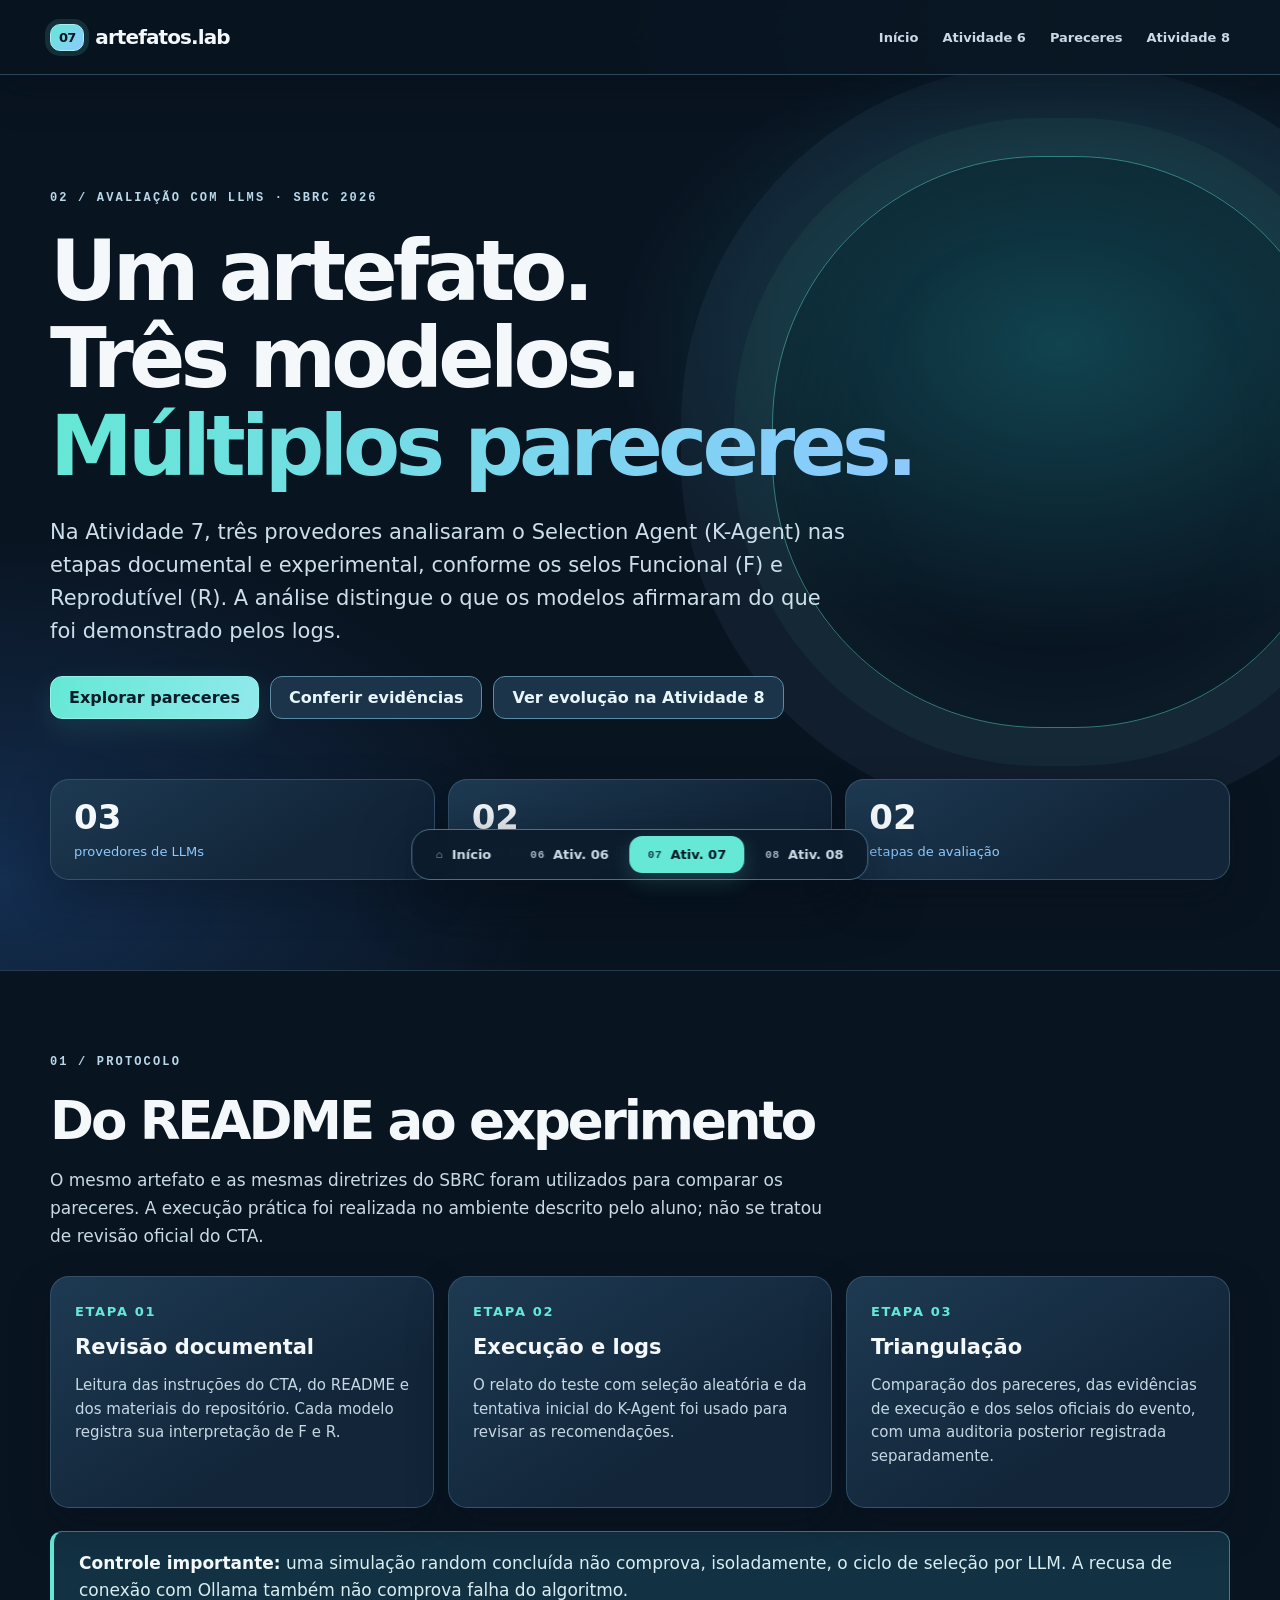
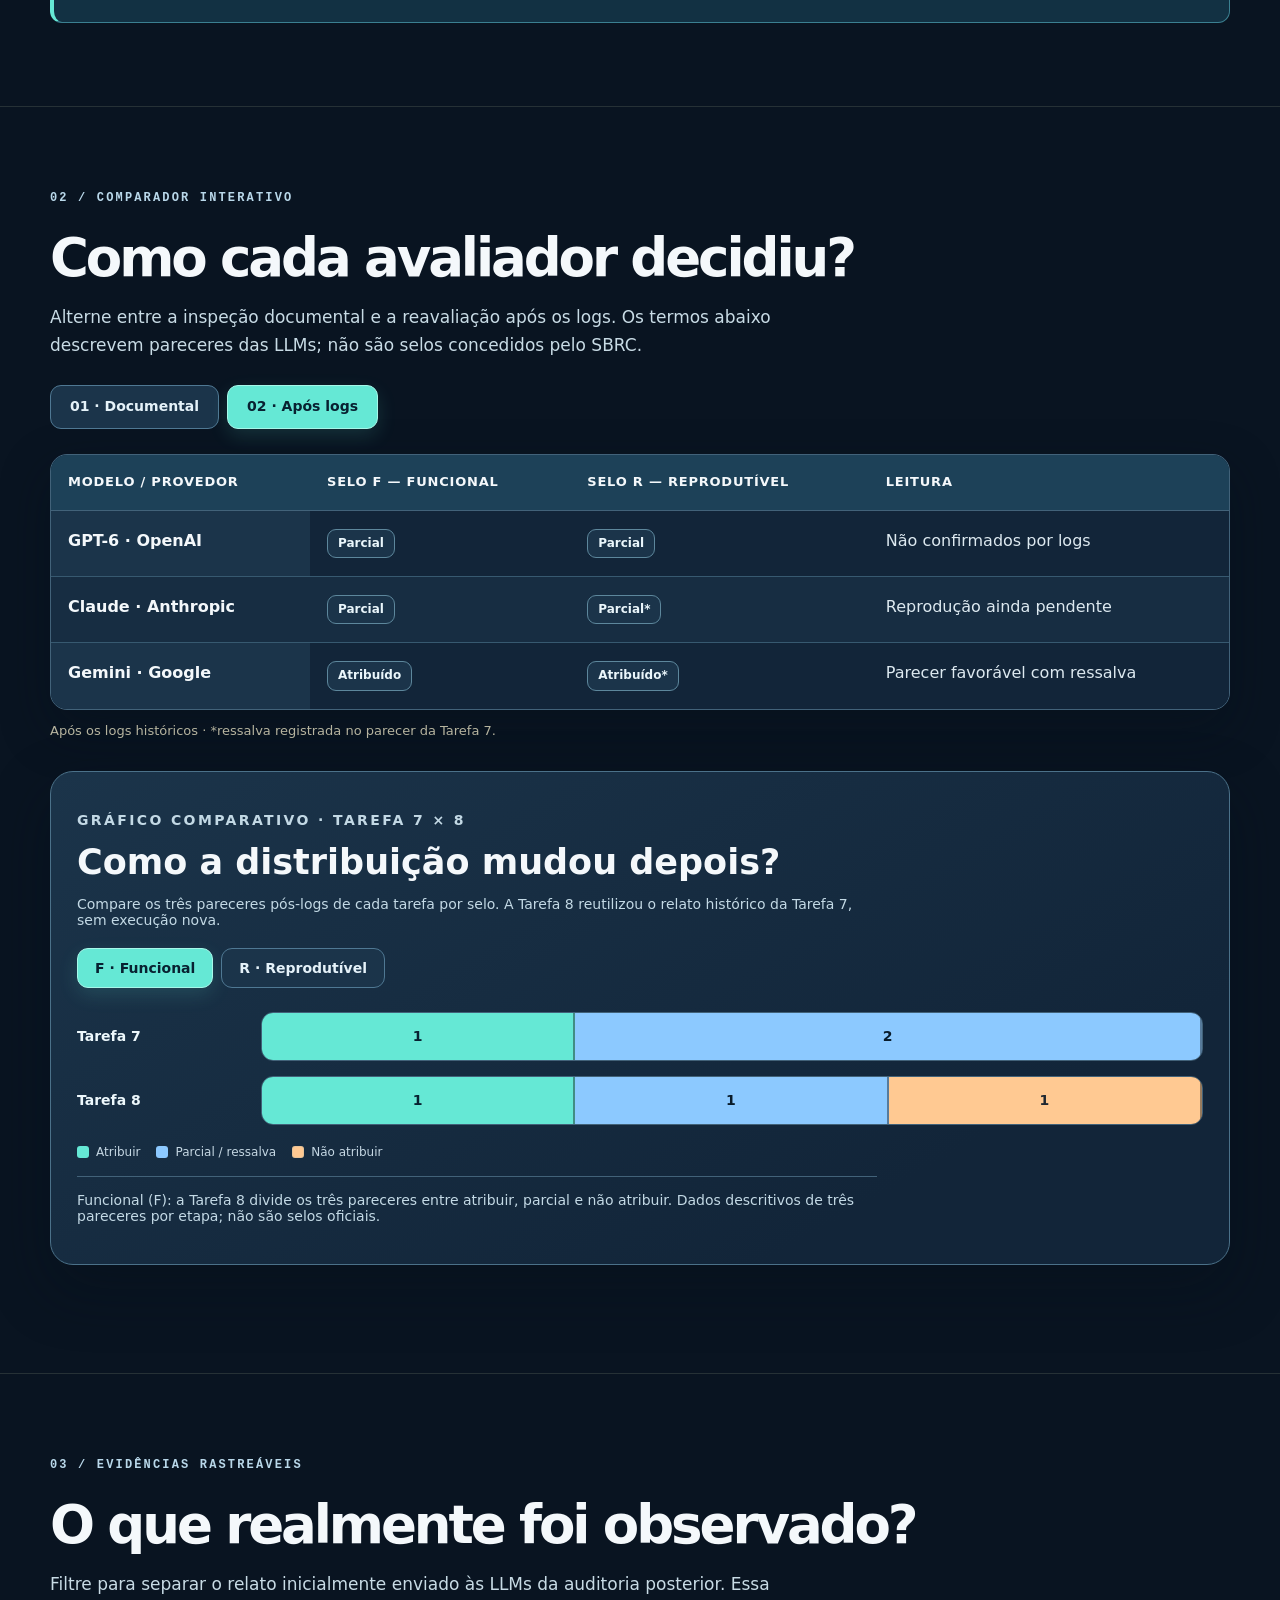
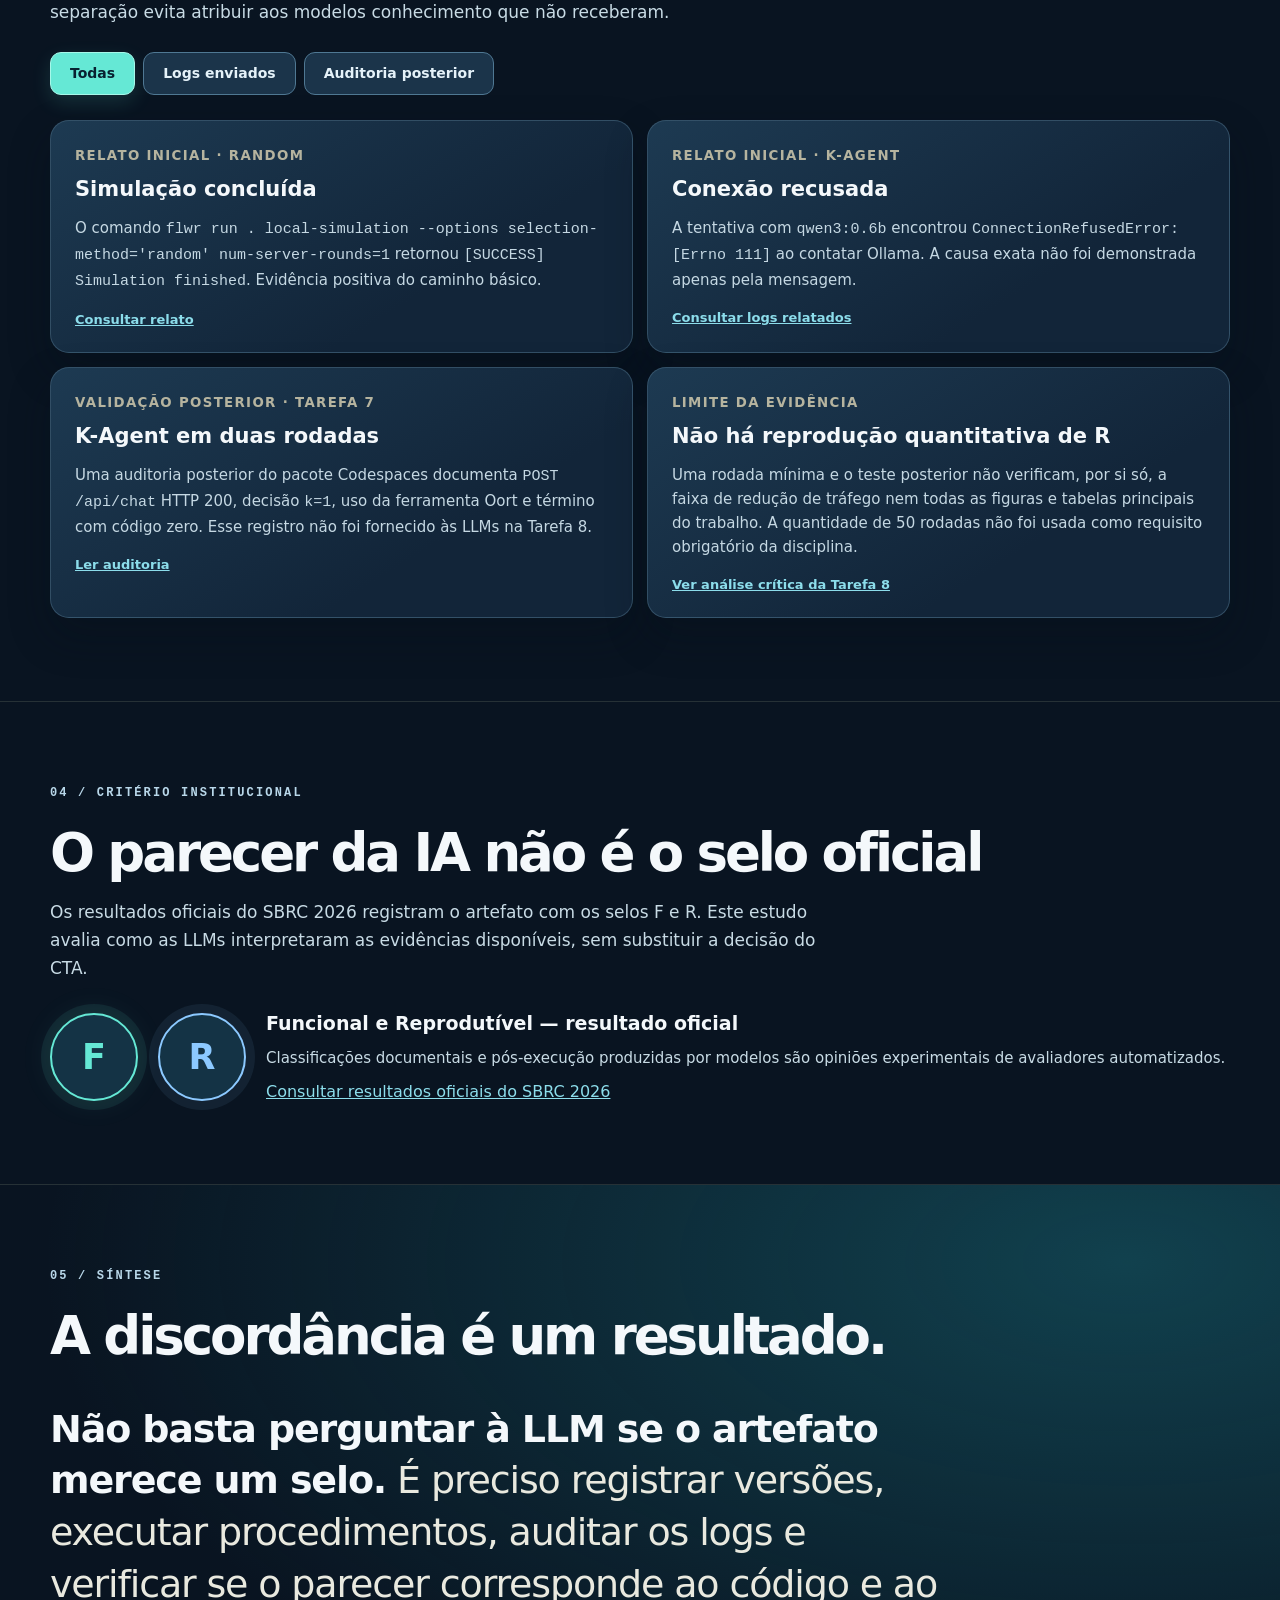
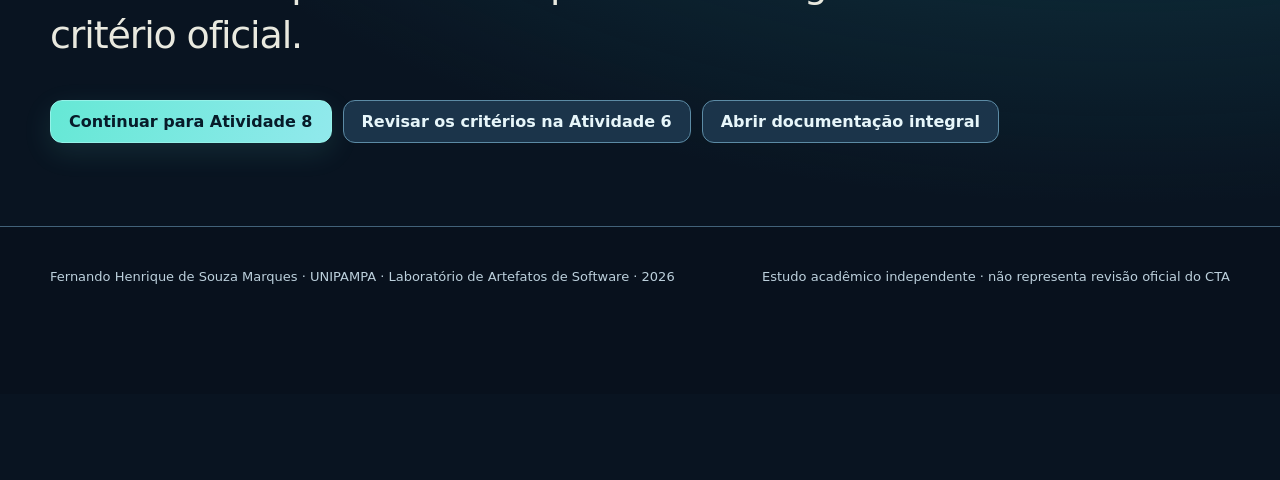
<file: atividade-7/index.html>
<!doctype html>
<html lang="pt-BR">
<head>
  <meta charset="utf-8">
  <meta name="viewport" content="width=device-width,initial-scale=1">
  <meta name="description" content="Atividade 7 — Avaliação do K-Agent com três LLMs, selos F e R, evidências e auditoria, conectada à Atividade 8.">
  <title>Atividade 7 — Avaliação multimodelo do K-Agent | artefatos.lab</title>
  <link rel="stylesheet" href="../assets/portfolio-olive.css?v=20261115c">
  <style>
    *{box-sizing:border-box}html{scroll-behavior:smooth}body{margin:0}.lab7-wrap{width:min(1180px,calc(100% - 42px));margin:auto}
    .lab7-header{position:sticky;top:0;z-index:40;background:#14171cef;border-bottom:1px solid #545E5685;backdrop-filter:blur(17px)}
    .lab7-header .lab7-wrap{min-height:74px;display:flex;align-items:center;justify-content:space-between;gap:15px}
    .lab7-brand{display:flex;align-items:center;gap:11px;color:#E9E9DF;text-decoration:none;font-weight:900;letter-spacing:-.045em;font-size:20px}.lab7-brand span{background:#B6B49F;color:#14171C;border-radius:10px;padding:5px 8px;font-size:13px}
    .lab7-header nav{display:flex;align-items:center;flex-wrap:wrap;gap:10px 24px}.lab7-header nav a{color:#D5D4C6;font-size:13px;text-decoration:none;font-weight:800}.lab7-header nav a:hover{color:white}
    .lab7-hero{padding:115px 0 90px;position:relative;overflow:hidden;isolation:isolate;border-bottom:1px solid #545E5685;background:radial-gradient(ellipse 55% 80% at 90% 20%,#545E566b,transparent 77%)}
    .lab7-hero:before{content:"";position:absolute;right:-5%;top:9%;width:min(46vw,570px);aspect-ratio:1;border:1px solid #B6B49F58;border-radius:47%;box-shadow:0 0 0 40px #81857618,0 0 0 85px #545E5614;z-index:-1;animation:olive-orbit 22s ease-in-out infinite alternate}
    .lab7-eyebrow{font:900 12px/1.4 ui-monospace,SFMono-Regular,Consolas,monospace;text-transform:uppercase;letter-spacing:.18em;color:#B6B49F;margin:0 0 21px}
    .lab7-hero h1{font-size:clamp(43px,6.5vw,85px);line-height:1.05;letter-spacing:-.068em;margin:0 0 26px;max-width:970px;color:#E9E9DF}.lab7-hero h1 em{font-style:normal;color:#B6B49F}
    .lab7-lead{font-size:clamp(17px,2vw,21px);line-height:1.58;color:#D2D1C4;max-width:800px}
    .lab7-actions{display:flex;gap:11px;flex-wrap:wrap;margin:27px 0 0}.lab7-btn{border:1px solid #B6B49F;border-radius:12px;background:#B6B49F;color:#14171C!important;padding:11px 18px;font-weight:850;text-decoration:none;display:inline-flex;transition:transform .25s,background .25s}.lab7-btn:hover{transform:translateY(-4px);background:#E9E9DF}.lab7-btn.alt{color:#E9E9DF!important;background:#37403F94;border-color:#818576}.lab7-btn.alt:hover{background:#545E56}
    .lab7-stats{display:grid;grid-template-columns:repeat(3,1fr);gap:13px;margin-top:60px}.lab7-stat{background:#25282Db8;border:1px solid #81857684;border-radius:17px;padding:20px 23px}.lab7-stat strong{display:block;font-size:34px;line-height:1;color:#E9E9DF}.lab7-stat span{display:block;color:#B6B49F;font-size:13px;margin-top:10px}
    main section{padding:83px 0;border-bottom:1px solid #545E5666}main h2{font-size:clamp(32px,4.4vw,53px);line-height:1.13;letter-spacing:-.055em;margin:0 0 15px;color:#E9E9DF}main h3{color:#E9E9DF}main .lab7-intro{font-size:17px;color:#C8C7B9;max-width:790px;line-height:1.65;margin:0 0 26px}
    .lab7-process{display:grid;grid-template-columns:repeat(3,1fr);gap:14px}.lab7-process article,.lab7-evidence{border:1px solid #81857680;border-radius:19px;background:linear-gradient(148deg,#37403F91,#25282D);padding:24px;transition:transform .35s,border-color .35s,box-shadow .35s}.lab7-process article:hover,.lab7-evidence:hover{transform:translateY(-7px);border-color:#B6B49F;box-shadow:0 24px 45px #0B0D1266}.lab7-process b{font-size:13px;color:#B6B49F;letter-spacing:.13em}.lab7-process h3{font-size:21px;margin:15px 0 10px}.lab7-process p{color:#C4C3B7;line-height:1.56;font-size:15px}
    .lab7-tools{display:flex;flex-wrap:wrap;gap:8px;margin:25px 0}.lab7-tools button{cursor:pointer;background:#25282D;border:1px solid #818576;color:#E9E9DF;border-radius:12px;padding:11px 19px;font:800 14px/1.4 system-ui;transition:transform .2s,background .2s}.lab7-tools button:hover{transform:translateY(-3px)}.lab7-tools button[aria-pressed=true]{background:#B6B49F;color:#14171C;border-color:#B6B49F}
    .lab7-tablebox{overflow-x:auto;border:1px solid #8185768a;border-radius:17px;box-shadow:0 22px 45px #0B0D1250;background:#25282D}.lab7-tablebox table{width:100%;border-collapse:collapse;min-width:780px}.lab7-tablebox th,.lab7-tablebox td{text-align:left;padding:18px 17px;border-bottom:1px solid #545E5680;vertical-align:top;line-height:1.45}.lab7-tablebox thead th{background:#37403F;color:#E9E9DF;font-size:13px;text-transform:uppercase;letter-spacing:.06em}.lab7-tablebox tbody td{color:#D8D8CB}.lab7-tablebox tbody tr:hover{background:#37403F85}.lab7-tablebox tbody tr:last-child td{border-bottom:0}.lab7-tablebox tbody td:first-child{font-weight:800}.lab7-cell{display:inline-flex;background:#37403F;border:1px solid #818576;color:#E9E9DF;padding:5px 10px;border-radius:9px;font-size:12px;font-weight:800}
    .lab7-evidence-list{display:grid;grid-template-columns:repeat(2,1fr);gap:14px}.lab7-evidence[hidden]{display:none}.lab7-evidence small{font-weight:900;text-transform:uppercase;letter-spacing:.1em;color:#B6B49F}.lab7-evidence h3{font-size:21px;margin:13px 0}.lab7-evidence p{color:#C8C7BA;font-size:15px;line-height:1.6}.lab7-evidence a{font-size:13px;font-weight:800}
    .lab7-quote{border-left:4px solid #B6B49F;padding:18px 25px;background:#37403F66;border-radius:0 13px 13px 0;color:#E4E3D7;font-size:17px;line-height:1.6;margin-top:23px}
    .lab7-seals{display:flex;align-items:center;gap:20px;flex-wrap:wrap;margin-top:30px}.lab7-seal{border:2px solid #B6B49F;border-radius:50%;display:grid;place-items:center;background:#37403F;color:#E9E9DF;font-size:35px;font-weight:900;width:88px;height:88px;box-shadow:0 0 0 9px #81857620}.lab7-seal-label{flex:1;min-width:210px}.lab7-seal-label strong{font-size:19px;color:#E9E9DF}.lab7-seal-label p{color:#C4C4B6;font-size:15px}
    .lab7-conclusion{background:radial-gradient(ellipse 60% 75% at 88% 3%,#545E5672,transparent),#14171C}.lab7-conclusion .big{font-size:clamp(25px,3.1vw,38px);line-height:1.36;letter-spacing:-.03em;max-width:900px;color:#E9E9DF}.lab7-conclusion .big strong{color:#B6B49F}
    .lab7-footer{padding:42px 0 110px;font-size:13px;color:#B6B49F}.lab7-footer .lab7-wrap{display:flex;justify-content:space-between;gap:22px;flex-wrap:wrap}
    @media(max-width:800px){.lab7-process{grid-template-columns:1fr}.lab7-evidence-list{grid-template-columns:1fr}.lab7-hero{padding:80px 0 70px}.lab7-stats{margin-top:33px}main section{padding:58px 0}}
    @media(max-width:540px){.lab7-header .lab7-wrap{display:block;padding:12px 0}.lab7-header nav{margin-top:8px;gap:9px 13px}.lab7-header nav a{font-size:12px}.lab7-stats{grid-template-columns:1fr 1fr}.lab7-stat{padding:16px}.lab7-stat strong{font-size:28px}.lab7-stat:last-child{grid-column:1/-1}.lab7-hero:before{right:-52%;width:100vw;opacity:.45}}
    @media(prefers-reduced-motion:reduce){*{animation:none!important;transition:none!important}}
  </style>
  <link rel="stylesheet" href="../assets/portfolio-luminous.css?v=20261115a">
</head>
<body class="activity-seven">
  <a href="#conteudo" style="position:absolute;left:-9999px" onfocus="this.style.left='12px'" onblur="this.style.left='-9999px'">Pular ao conteúdo</a>
  <header class="lab7-header"><div class="lab7-wrap"><a class="lab7-brand" href="../index.html"><span>07</span> artefatos.lab</a><nav aria-label="Navegação"><a href="../index.html">Início</a><a href="../atividade-6.html">Atividade 6</a><a href="#pareceres">Pareceres</a><a href="../atividade-8/">Atividade 8</a></nav></div></header>
  <main id="conteudo">
    <div class="lab7-hero" id="topo"><div class="lab7-wrap">
      <p class="lab7-eyebrow">02 / Avaliação com LLMs · SBRC 2026</p>
      <h1>Um artefato.<br>Três modelos.<br><em>Múltiplos pareceres.</em></h1>
      <p class="lab7-lead">Na Atividade 7, três provedores analisaram o Selection Agent (K-Agent) nas etapas documental e experimental, conforme os selos Funcional (F) e Reprodutível (R). A análise distingue o que os modelos afirmaram do que foi demonstrado pelos logs.</p>
      <div class="lab7-actions"><a class="lab7-btn" href="#pareceres">Explorar pareceres</a><a class="lab7-btn alt" href="#evidencias">Conferir evidências</a><a class="lab7-btn alt" href="../atividade-8/">Ver evolução na Atividade 8</a></div>
      <div class="lab7-stats" aria-label="Resumo"><div class="lab7-stat"><strong>03</strong><span>provedores de LLMs</span></div><div class="lab7-stat"><strong>02</strong><span>selos sob análise (F e R)</span></div><div class="lab7-stat"><strong>02</strong><span>etapas de avaliação</span></div></div>
    </div></div>

    <section id="metodo"><div class="lab7-wrap"><p class="lab7-eyebrow">01 / Protocolo</p><h2>Do README ao experimento</h2><p class="lab7-intro">O mesmo artefato e as mesmas diretrizes do SBRC foram utilizados para comparar os pareceres. A execução prática foi realizada no ambiente descrito pelo aluno; não se tratou de revisão oficial do CTA.</p>
      <div class="lab7-process">
        <article><b>ETAPA 01</b><h3>Revisão documental</h3><p>Leitura das instruções do CTA, do README e dos materiais do repositório. Cada modelo registra sua interpretação de F e R.</p></article>
        <article><b>ETAPA 02</b><h3>Execução e logs</h3><p>O relato do teste com seleção aleatória e da tentativa inicial do K-Agent foi usado para revisar as recomendações.</p></article>
        <article><b>ETAPA 03</b><h3>Triangulação</h3><p>Comparação dos pareceres, das evidências de execução e dos selos oficiais do evento, com uma auditoria posterior registrada separadamente.</p></article>
      </div>
      <div class="lab7-quote"><strong>Controle importante:</strong> uma simulação random concluída não comprova, isoladamente, o ciclo de seleção por LLM. A recusa de conexão com Ollama também não comprova falha do algoritmo.</div>
    </div></section>

    <section id="pareceres"><div class="lab7-wrap"><p class="lab7-eyebrow">02 / Comparador interativo</p><h2>Como cada avaliador decidiu?</h2><p class="lab7-intro">Alterne entre a inspeção documental e a reavaliação após os logs. Os termos abaixo descrevem pareceres das LLMs; não são selos concedidos pelo SBRC.</p>
      <div class="lab7-tools" role="group" aria-label="Selecionar etapa"><button type="button" data-v7-stage="documental" aria-pressed="false">01 · Documental</button><button type="button" data-v7-stage="logs" aria-pressed="true">02 · Após logs</button></div>
      <div class="lab7-tablebox"><table aria-label="Matriz de pareceres F e R da Tarefa 7"><thead><tr><th>Modelo / provedor</th><th>Selo F — Funcional</th><th>Selo R — Reprodutível</th><th>Leitura</th></tr></thead><tbody id="v7-matrix-body"></tbody></table></div>
      <p id="v7-matrix-caption" style="color:#B6B49F;font-size:13px;margin-top:13px" aria-live="polite"></p>
      <div class="lab-chart" data-lab-chart><p class="lab-explorer-eyebrow">Gráfico comparativo · Tarefa 7 × 8</p><h3>Como a distribuição mudou depois?</h3><p>Compare os três pareceres pós-logs de cada tarefa por selo. A Tarefa 8 reutilizou o relato histórico da Tarefa 7, sem execução nova.</p><div class="lab-chart-controls" role="group" aria-label="Selecionar selo"><button type="button" data-seal="F" aria-pressed="true">F · Funcional</button><button type="button" data-seal="R" aria-pressed="false">R · Reprodutível</button></div><div class="lab-chart-plot" aria-live="polite"></div><div class="lab-chart-legend"><span><i></i>Atribuir</span><span><i></i>Parcial / ressalva</span><span><i></i>Não atribuir</span></div><p class="lab-chart-caption" role="status"></p></div>
    </div></section>

    <section id="evidencias"><div class="lab7-wrap"><p class="lab7-eyebrow">03 / Evidências rastreáveis</p><h2>O que realmente foi observado?</h2><p class="lab7-intro">Filtre para separar o relato inicialmente enviado às LLMs da auditoria posterior. Essa separação evita atribuir aos modelos conhecimento que não receberam.</p>
      <div class="lab7-tools" role="group" aria-label="Filtrar evidências"><button type="button" data-v7-filter="all" aria-pressed="true">Todas</button><button type="button" data-v7-filter="input" aria-pressed="false">Logs enviados</button><button type="button" data-v7-filter="later" aria-pressed="false">Auditoria posterior</button></div>
      <div class="lab7-evidence-list">
        <article class="lab7-evidence" data-v7-evidence="input"><small>Relato inicial · random</small><h3>Simulação concluída</h3><p>O comando <code>flwr run . local-simulation --options selection-method='random' num-server-rounds=1</code> retornou <code>[SUCCESS] Simulation finished</code>. Evidência positiva do caminho básico.</p><a href="https://github.com/fernandomarquesaluno-svg/ativ_revisao_artfatos_multiplas_llms/blob/main/LOGS_FORNECIDOS.md">Consultar relato</a></article>
        <article class="lab7-evidence" data-v7-evidence="input"><small>Relato inicial · K-Agent</small><h3>Conexão recusada</h3><p>A tentativa com <code>qwen3:0.6b</code> encontrou <code>ConnectionRefusedError: [Errno 111]</code> ao contatar Ollama. A causa exata não foi demonstrada apenas pela mensagem.</p><a href="https://github.com/fernandomarquesaluno-svg/ativ_revisao_artfatos_multiplas_llms/blob/main/LOGS_FORNECIDOS.md">Consultar logs relatados</a></article>
        <article class="lab7-evidence" data-v7-evidence="later"><small>Validação posterior · Tarefa 7</small><h3>K-Agent em duas rodadas</h3><p>Uma auditoria posterior do pacote Codespaces documenta <code>POST /api/chat</code> HTTP 200, decisão <code>k=1</code>, uso da ferramenta Oort e término com código zero. Esse registro não foi fornecido às LLMs na Tarefa 8.</p><a href="https://github.com/fernandomarquesaluno-svg/ativ_revisao_artfatos_multiplas_llms/blob/main/evidencias/AUDITORIA_KAGENT_2_RODADAS_2026-11-06.md">Ler auditoria</a></article>
        <article class="lab7-evidence" data-v7-evidence="later"><small>Limite da evidência</small><h3>Não há reprodução quantitativa de R</h3><p>Uma rodada mínima e o teste posterior não verificam, por si só, a faixa de redução de tráfego nem todas as figuras e tabelas principais do trabalho. A quantidade de 50 rodadas não foi usada como requisito obrigatório da disciplina.</p><a href="../atividade-8/">Ver análise crítica da Tarefa 8</a></article>
      </div>
    </div></section>

    <section id="selos"><div class="lab7-wrap"><p class="lab7-eyebrow">04 / Critério institucional</p><h2>O parecer da IA não é o selo oficial</h2><p class="lab7-intro">Os resultados oficiais do SBRC 2026 registram o artefato com os selos F e R. Este estudo avalia como as LLMs interpretaram as evidências disponíveis, sem substituir a decisão do CTA.</p>
      <div class="lab7-seals"><div class="lab7-seal" aria-label="Selo F oficial">F</div><div class="lab7-seal" aria-label="Selo R oficial">R</div><div class="lab7-seal-label"><strong>Funcional e Reprodutível — resultado oficial</strong><p>Classificações documentais e pós-execução produzidas por modelos são opiniões experimentais de avaliadores automatizados.</p><a href="https://doc-artefatos.github.io/sbrc2026/results.html">Consultar resultados oficiais do SBRC 2026</a></div></div>
    </div></section>

    <section class="lab7-conclusion" id="conclusao"><div class="lab7-wrap"><p class="lab7-eyebrow">05 / Síntese</p><h2>A discordância é um resultado.</h2><p class="big"><strong>Não basta perguntar à LLM se o artefato merece um selo.</strong> É preciso registrar versões, executar procedimentos, auditar os logs e verificar se o parecer corresponde ao código e ao critério oficial.</p><div class="lab7-actions"><a class="lab7-btn" href="../atividade-8/">Continuar para Atividade 8</a><a class="lab7-btn alt" href="../atividade-6.html">Revisar os critérios na Atividade 6</a><a class="lab7-btn alt" href="https://github.com/fernandomarquesaluno-svg/ativ_revisao_artfatos_multiplas_llms">Abrir documentação integral</a></div>
    </div></section>
  </main>
  <footer class="lab7-footer"><div class="lab7-wrap"><span>Fernando Henrique de Souza Marques · UNIPAMPA · Laboratório de Artefatos de Software · 2026</span><span>Estudo acadêmico independente · não representa revisão oficial do CTA</span></div></footer>
  <script>
    const verdicts={
      documental:[['GPT-6 · OpenAI','Atribuído*','Parcial','F com ressalva documental'],['Claude · Anthropic','Parcial','Parcial','Ambos com ressalvas'],['Gemini · Google','Atribuído','Atribuído','Favorável documentalmente']],
      logs:[['GPT-6 · OpenAI','Parcial','Parcial','Não confirmados por logs'],['Claude · Anthropic','Parcial','Parcial*','Reprodução ainda pendente'],['Gemini · Google','Atribuído','Atribuído*','Parecer favorável com ressalva']]
    };
    function showStage(stage){
      document.querySelectorAll('[data-v7-stage]').forEach(b=>b.setAttribute('aria-pressed',String(b.dataset.v7Stage===stage)));
      const tbody=document.getElementById('v7-matrix-body');tbody.replaceChildren();
      verdicts[stage].forEach(row=>{
        const tr=document.createElement('tr');
        row.forEach((value,i)=>{const td=document.createElement('td');if(i===1||i===2){const span=document.createElement('span');span.className='lab7-cell';span.textContent=value;td.appendChild(span)}else td.textContent=value;tr.appendChild(td)});
        tbody.appendChild(tr);
      });
      document.getElementById('v7-matrix-caption').textContent=stage==='logs'?'Após os logs históricos · *ressalva registrada no parecer da Tarefa 7.':'Revisão documental · *atribuição favorável com ressalvas, sem selo concedido pelo modelo.';
    }
    document.querySelectorAll('[data-v7-stage]').forEach(b=>b.addEventListener('click',()=>showStage(b.dataset.v7Stage)));
    showStage('logs');
    document.querySelectorAll('[data-v7-filter]').forEach(b=>b.addEventListener('click',()=>{
      const filter=b.dataset.v7Filter;
      document.querySelectorAll('[data-v7-filter]').forEach(btn=>btn.setAttribute('aria-pressed',String(btn===b)));
      document.querySelectorAll('[data-v7-evidence]').forEach(el=>el.hidden=filter!=='all'&&el.dataset.v7Evidence!==filter);
    }));
  </script>
  <script src="../assets/portfolio-ui.js" defer></script>
</body>
</html>
</file>
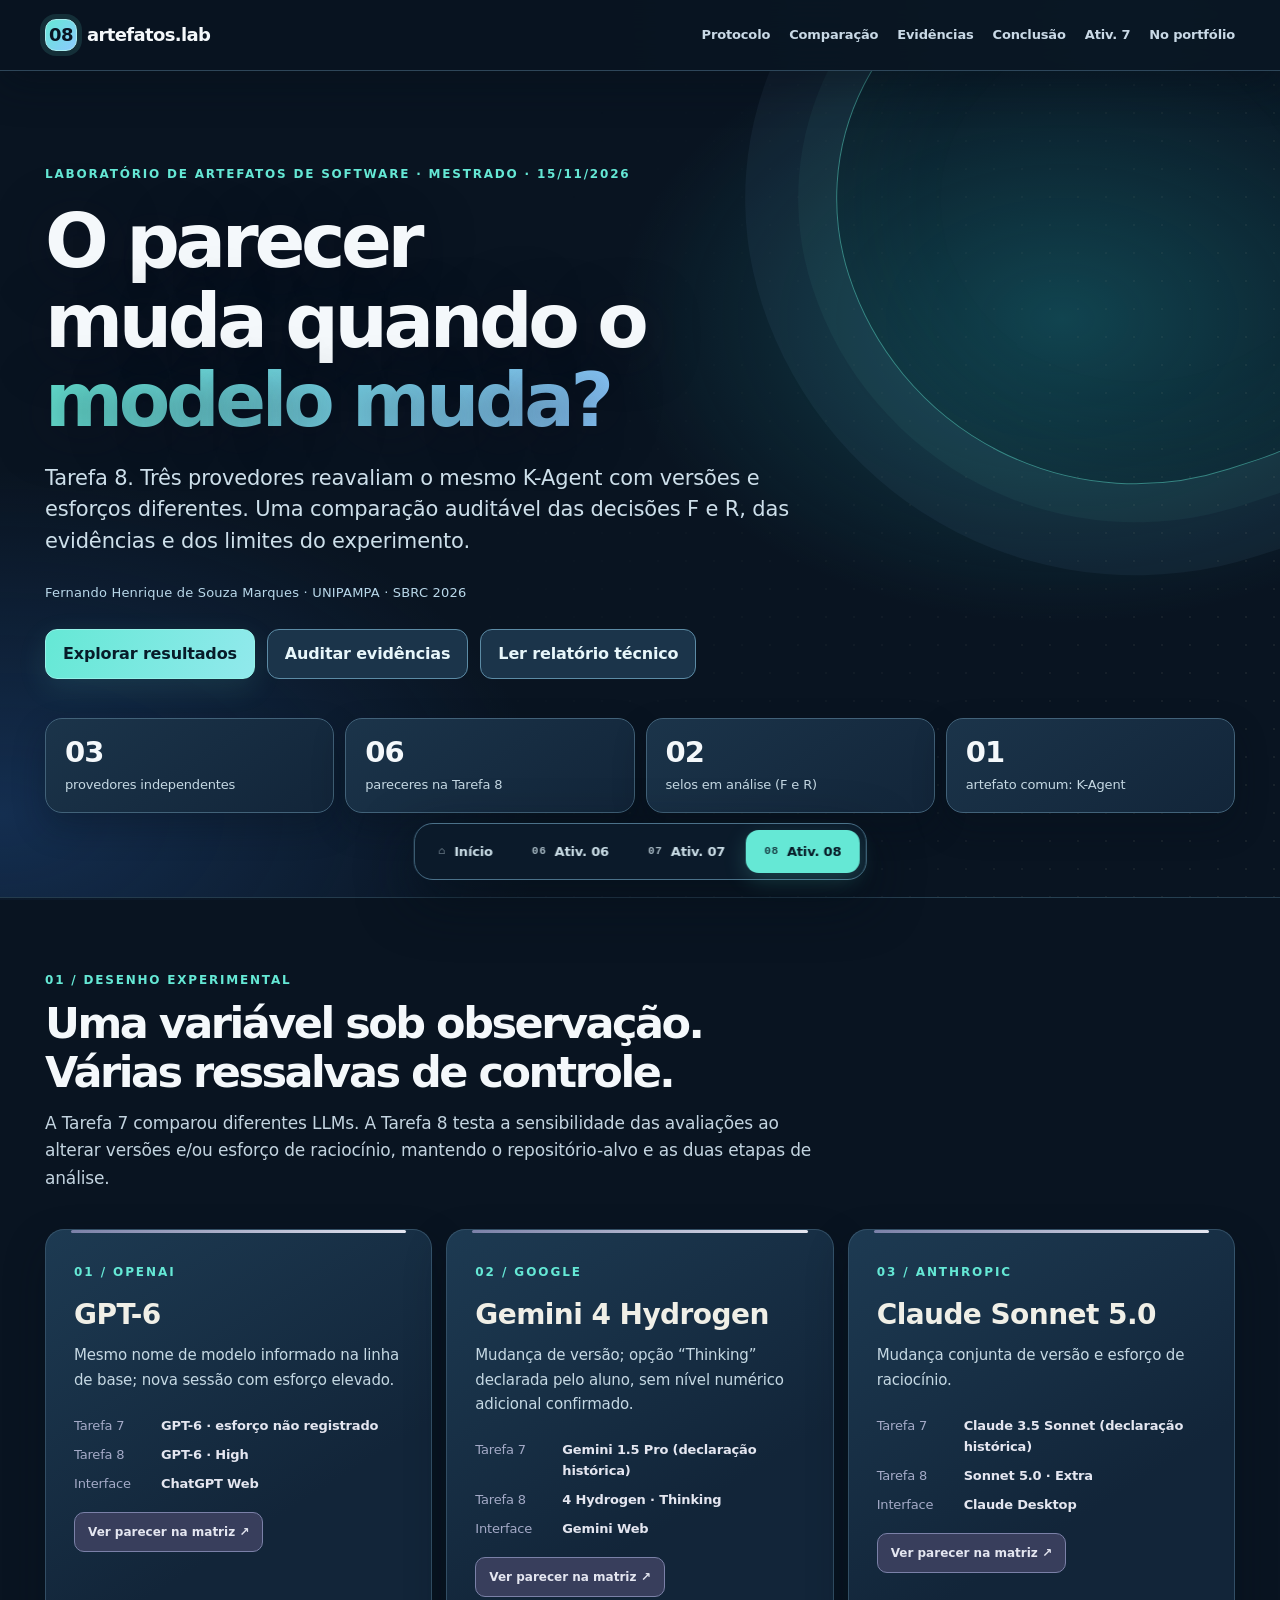
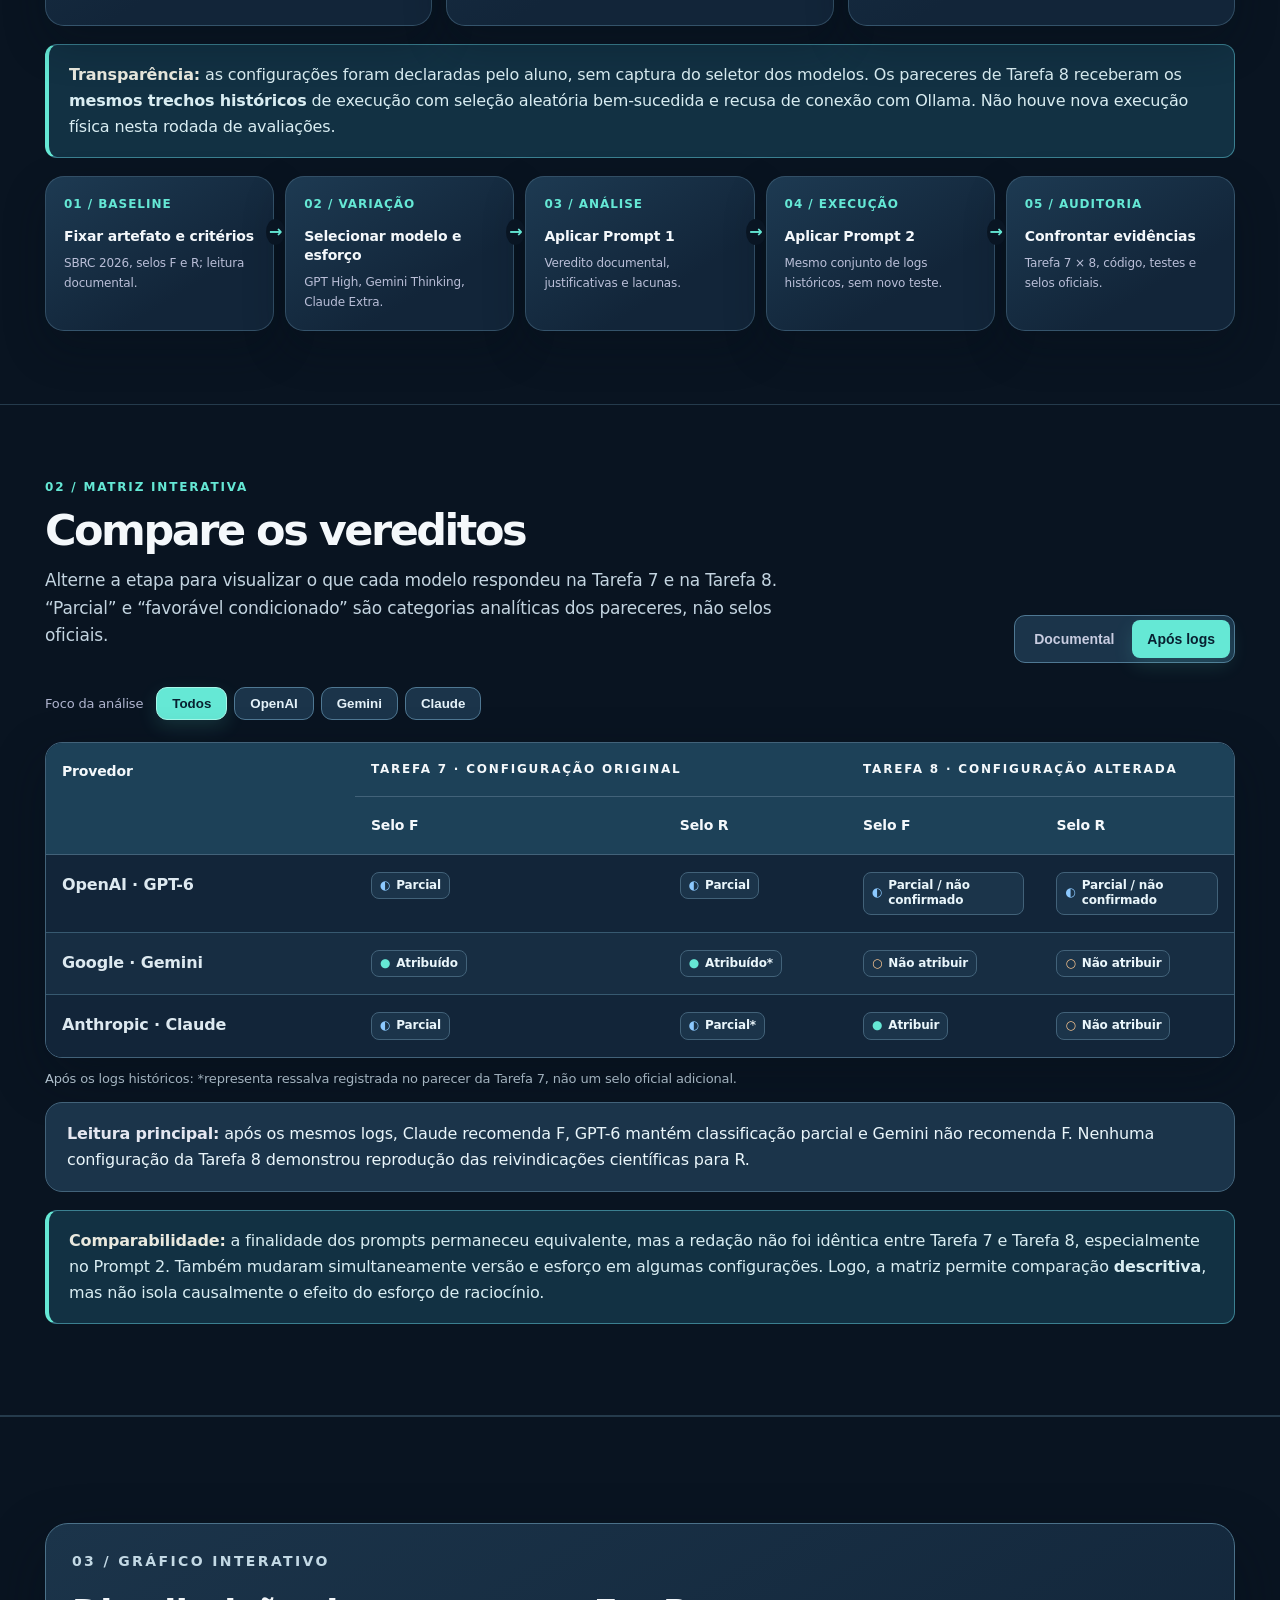
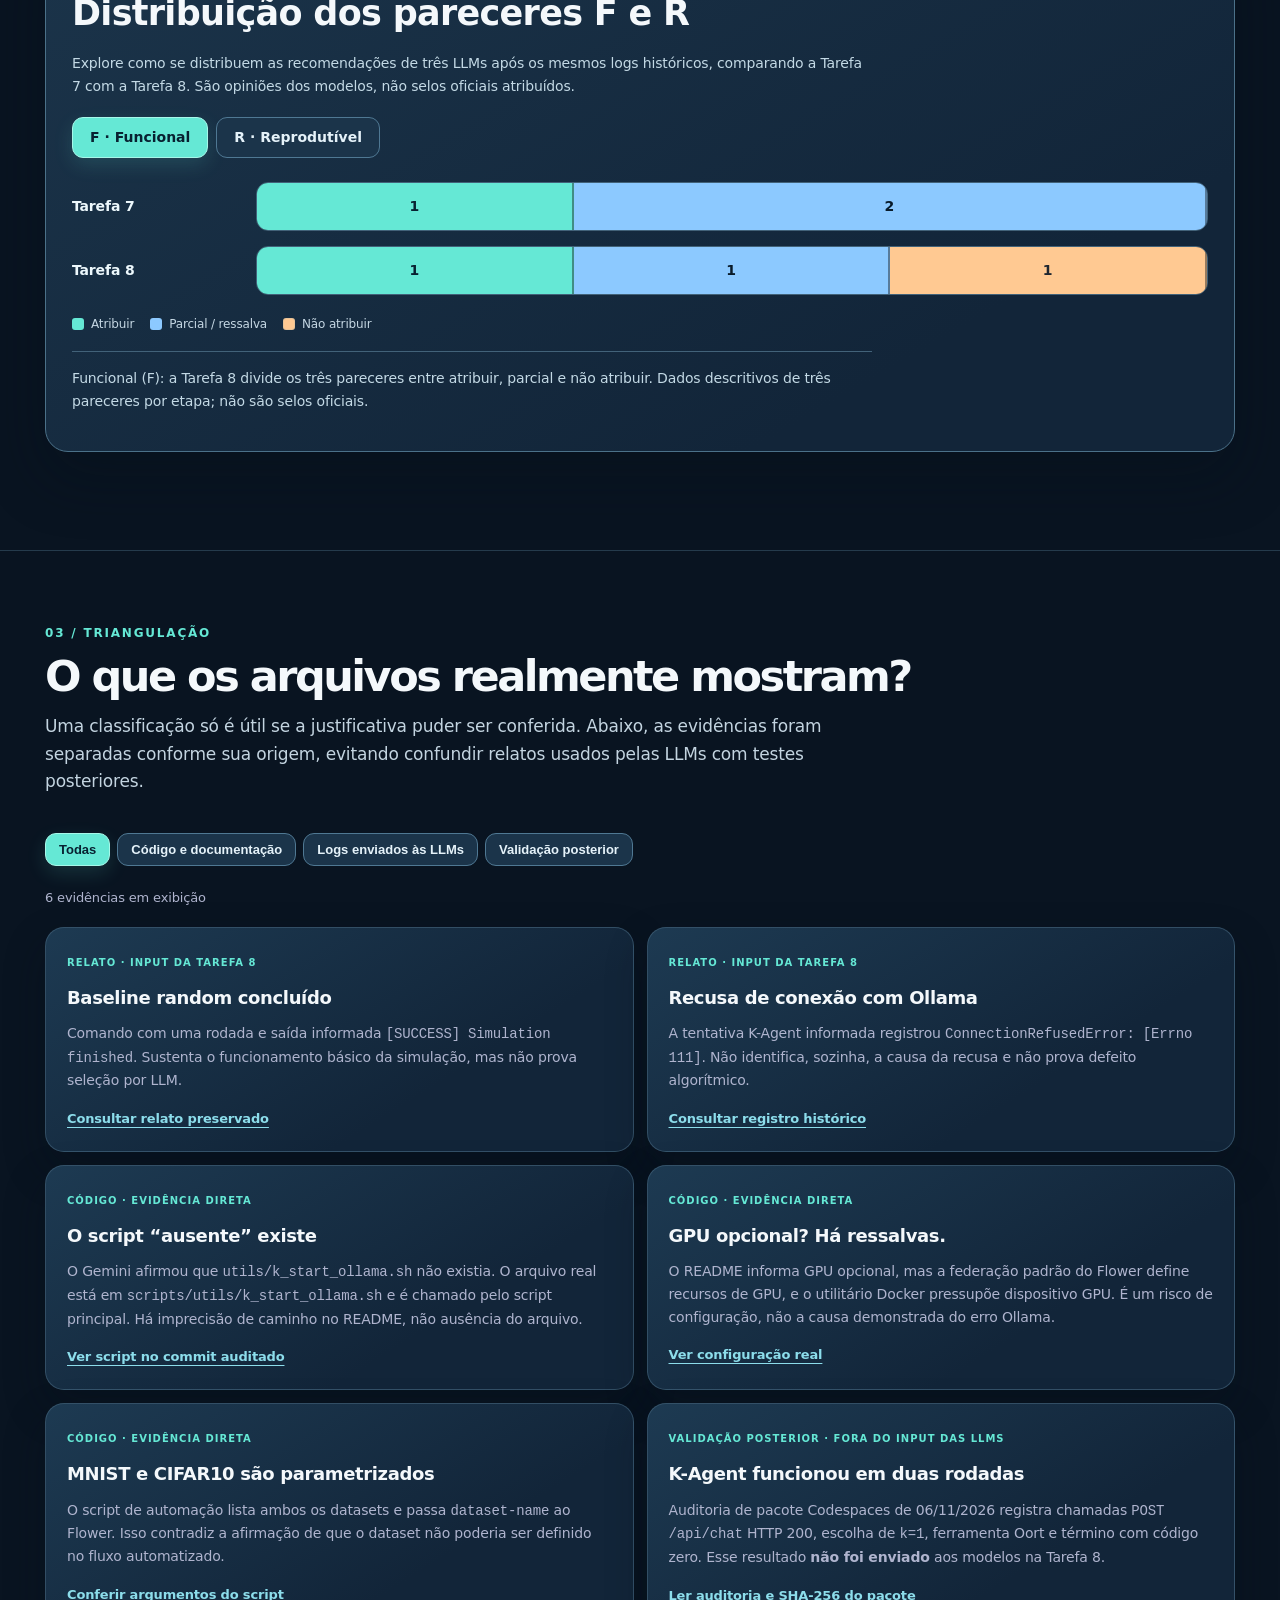
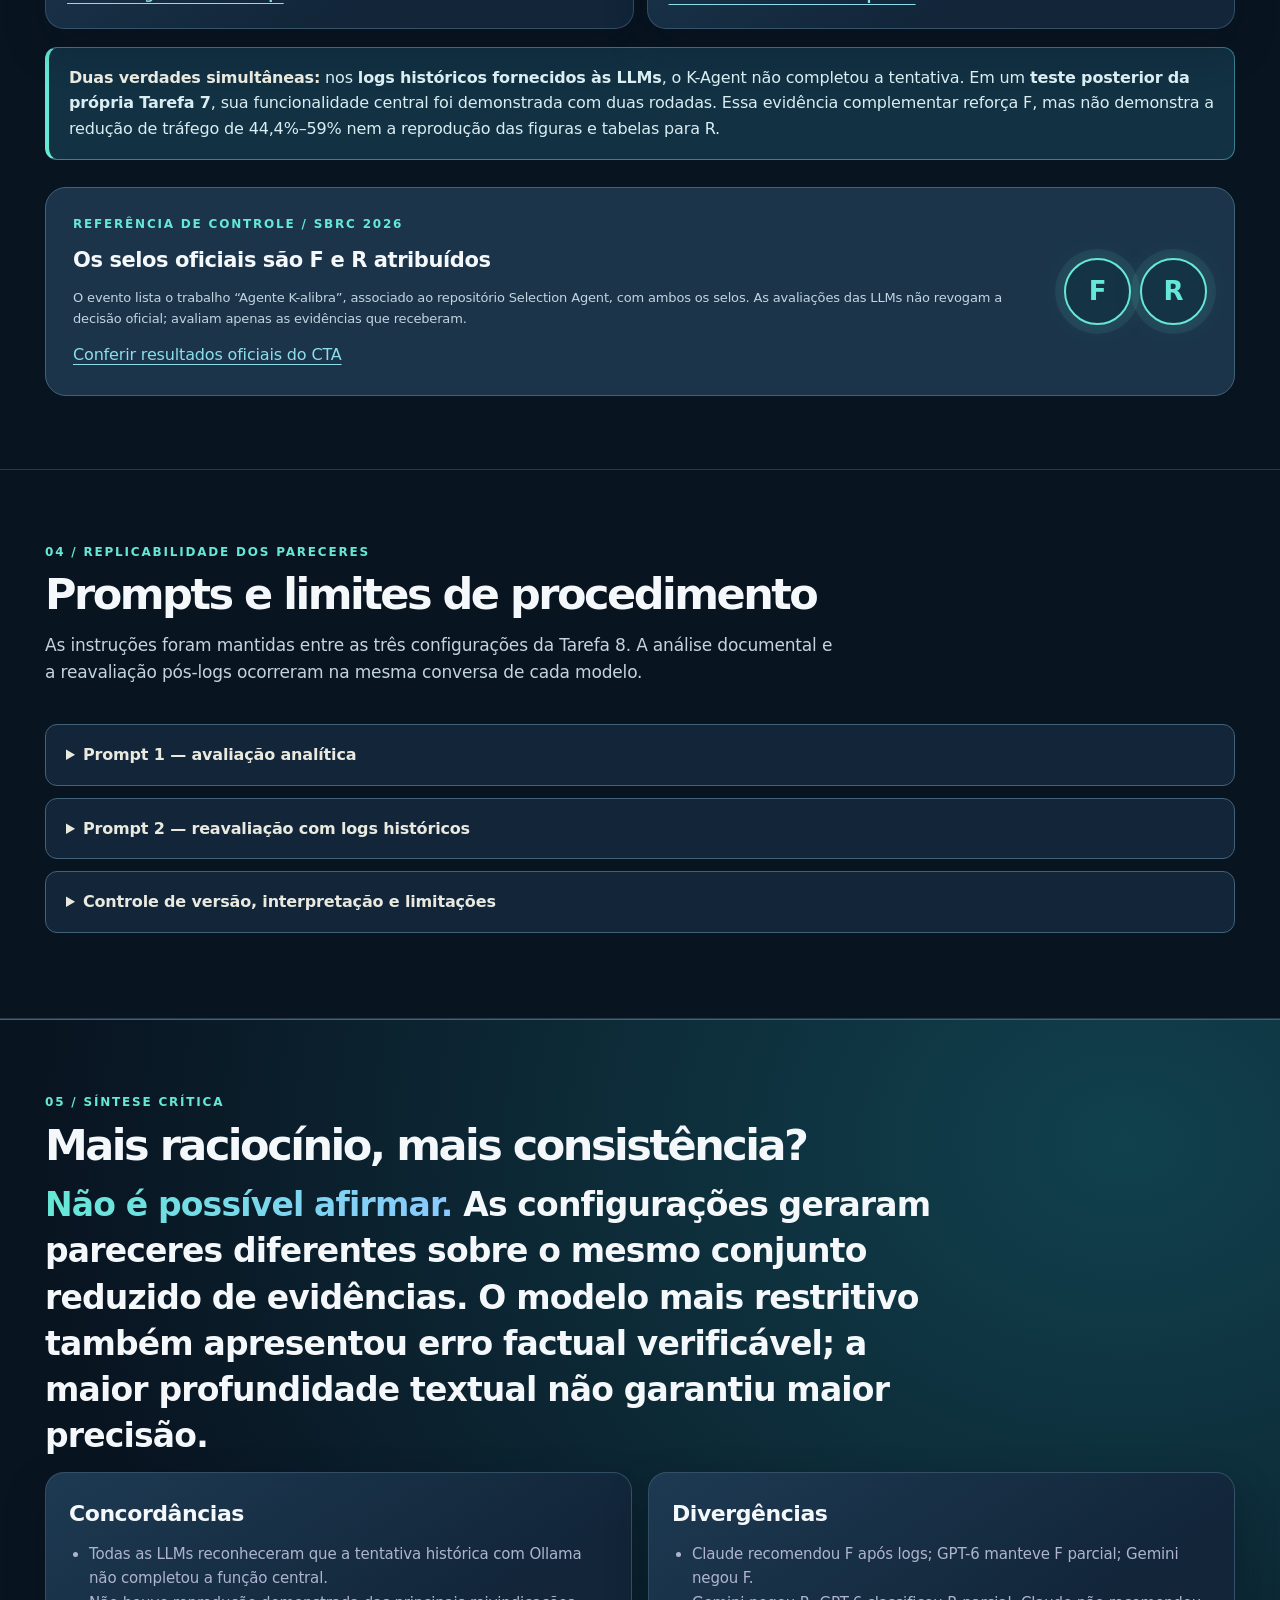
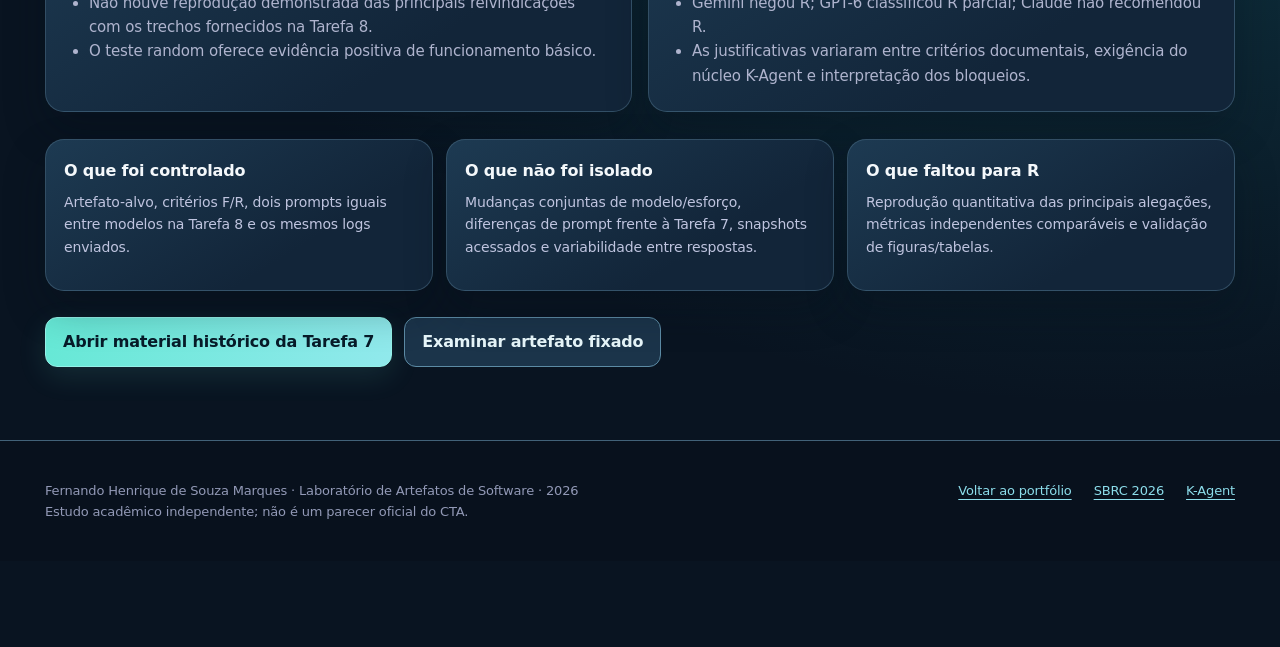
<file: atividade-8/index.html>
<!doctype html>
<html lang="pt-BR">
<head>
  <meta charset="utf-8">
  <meta name="viewport" content="width=device-width,initial-scale=1">
  <meta name="color-scheme" content="dark light">
  <meta name="description" content="Tarefa 8: sensibilidade de avaliações de artefatos por GPT-6 High, Gemini 4 Hydrogen Thinking e Claude Sonnet 5.0 Extra, comparadas à Tarefa 7.">
  <title>Tarefa 8 — Robustez de avaliações por LLMs | Artefatos de Software</title>
  <style>
    :root{--bg:#091523;--panel:#10243a;--panel2:#142c44;--ink:#edf5ff;--mute:#b0c2d7;--line:#29415a;--cyan:#71e0dc;--mint:#a8e3b3;--orange:#f6bf79;--pink:#f5a7ad;--blue:#92baff;--max:1150px}
    *{box-sizing:border-box}html{scroll-behavior:smooth;scroll-padding-top:88px}body{margin:0;background:var(--bg);color:var(--ink);font:16px/1.62 system-ui,-apple-system,Segoe UI,Arial,sans-serif;-webkit-font-smoothing:antialiased}
    a{color:var(--cyan);text-underline-offset:4px}a:hover{color:#c7fffb}button,a,summary{outline-offset:4px}button:focus-visible,a:focus-visible,summary:focus-visible{outline:3px solid var(--orange)}
    .wrap{width:min(var(--max),calc(100% - 44px));margin:auto}.skip{position:absolute;left:-9999px}.skip:focus{left:16px;top:15px;z-index:100;color:#092033;background:#fff;padding:10px}
    .sitehead{position:sticky;top:0;z-index:20;background:#091523eb;backdrop-filter:blur(20px);border-bottom:1px solid #29415a}.sitehead .wrap{min-height:70px;display:flex;align-items:center;justify-content:space-between;gap:16px}
    .brand{display:inline-flex;align-items:center;gap:10px;text-decoration:none;color:var(--ink);font-weight:800;letter-spacing:-.02em;font-size:16px}.brand .mark{display:inline-grid;place-items:center;width:32px;height:32px;border:1px solid var(--cyan);border-radius:9px;color:var(--cyan)}
    .sitehead nav{display:flex;gap:19px;flex-wrap:wrap}.sitehead nav a{font-size:13px;font-weight:750;text-decoration:none;color:#c5d8ee}.sitehead nav a:hover{color:var(--cyan)}
    .hero{position:relative;overflow:hidden;background:radial-gradient(ellipse 620px 330px at 83% 5%,#1d536386,transparent),radial-gradient(ellipse 640px 380px at -15% 85%,#213c6588,transparent);border-bottom:1px solid var(--line)}
    .hero .wrap{padding:76px 0 66px}.kicker{font-size:12px;font-weight:900;color:var(--cyan);text-transform:uppercase;letter-spacing:.2em;margin:0 0 18px}.hero h1{max-width:950px;font-size:clamp(40px,6vw,75px);line-height:1.06;letter-spacing:-.058em;margin:0 0 22px;font-weight:850}.hero h1 em{font-style:normal;color:var(--cyan)}
    .lead{max-width:785px;color:#c3d6e7;font-size:clamp(18px,2vw,21px);line-height:1.5;margin:0 0 25px}.byline{font-size:13px;letter-spacing:.015em;color:#a9bfd4}.actions{display:flex;flex-wrap:wrap;gap:12px;margin:26px 0 0}.btn{display:inline-flex;text-decoration:none;align-items:center;justify-content:center;border:1px solid var(--cyan);border-radius:8px;padding:11px 17px;font-weight:800;min-height:44px;color:#062132;background:var(--cyan)}.btn:hover{background:#b7fffb;color:#062132}.btn.alt{background:transparent;color:var(--cyan)}.btn.alt:hover{background:#173c49}
    .metrics{display:grid;grid-template-columns:repeat(4,minmax(0,1fr));gap:11px;margin-top:39px}.metric{padding:17px 19px;border:1px solid #31536c;border-radius:12px;background:#0d2438b8}.metric strong{display:block;font-size:29px;line-height:1.13;letter-spacing:-.03em;color:#fff}.metric span{display:block;color:#b3cce2;font-size:13px;margin-top:5px}
    main section{padding:73px 0}.section-head{display:flex;justify-content:space-between;gap:24px;align-items:end;margin-bottom:24px}.eyebrow{font-size:12px;color:var(--cyan);letter-spacing:.16em;text-transform:uppercase;font-weight:900;margin:0 0 8px}h2{font-size:clamp(31px,3.8vw,43px);letter-spacing:-.045em;line-height:1.15;margin:0 0 12px}h3{margin:0 0 10px;font-size:21px;letter-spacing:-.02em}p{margin:0 0 13px}.intro{color:var(--mute);max-width:790px;font-size:17px}.small{font-size:13px;color:var(--mute)}
    .note{border:1px solid #4b5465;border-left:4px solid var(--orange);padding:17px 20px;border-radius:9px;background:#222f3f;margin:18px 0;color:#e1e8ef}.note strong{color:var(--orange)}.note.good{border-left-color:var(--mint);border-color:#375b58;background:#143438}.note.good strong{color:var(--mint)}
    .models{display:grid;grid-template-columns:repeat(3,minmax(0,1fr));gap:14px}.model{position:relative;border:1px solid var(--line);background:linear-gradient(160deg,#172f48,#0c1c2c);border-radius:15px;padding:25px;min-width:0}.model .number{font-size:12px;letter-spacing:.16em;color:var(--cyan);font-weight:900}.model h3{font-size:28px;line-height:1.15;margin:15px 0 12px}.model p{color:var(--mute);font-size:15px}.model dl{display:grid;grid-template-columns:75px 1fr;margin:23px 0 0;gap:8px 12px;font-size:13px}.model dt{color:#95b2ca}.model dd{margin:0;font-weight:750;color:#e0efff}.model .band{height:4px;background:var(--cyan);border-radius:5px;position:absolute;top:0;left:25px;right:25px}.model:nth-child(2) .band{background:var(--orange)}.model:nth-child(3) .band{background:var(--blue)}
    .comparison{background:#0b1b2d;border-top:1px solid #1e354b;border-bottom:1px solid #1e354b}.segmented{display:inline-flex;gap:3px;background:#10283e;border:1px solid var(--line);padding:4px;border-radius:12px}.segmented button{cursor:pointer;background:transparent;color:#c9def0;border:0;border-radius:8px;font-weight:800;padding:11px 15px;font-size:14px}.segmented button[aria-pressed=true]{background:var(--cyan);color:#082534}.tablebox{border:1px solid #36506b;border-radius:14px;overflow-x:auto;margin:22px 0 10px;background:var(--panel)}table{border-collapse:collapse;width:100%;min-width:880px;font-size:14px}th,td{padding:17px 16px;border-bottom:1px solid #2b455f;text-align:left;vertical-align:top}th{font-weight:900;color:#c5d9ee;background:#152e45}tbody tr:last-child td{border-bottom:0}th:first-child,td:first-child{width:26%}td:first-child{font-weight:800;font-size:16px}.thgroup{color:var(--cyan);font-size:12px;letter-spacing:.07em;text-transform:uppercase}.status{display:inline-flex;align-items:center;gap:6px;border:1px solid #3a5469;padding:5px 8px;border-radius:6px;font-size:12px;line-height:1.3;font-weight:800}.status.approve{color:var(--mint);background:#17372e;border-color:#3b6652}.status.partial{color:var(--orange);background:#392c21;border-color:#765738}.status.deny{color:var(--pink);background:#392634;border-color:#7b4456}.status.cond{color:var(--blue);background:#22304f;border-color:#4d6ba0}
    .readout{border:1px solid var(--line);padding:18px 21px;border-radius:12px;background:#0c2135;color:#d5e3f1}.readout b{color:var(--cyan)}
    .flow{display:grid;grid-template-columns:repeat(5,minmax(0,1fr));gap:11px}.step{border:1px solid #35516a;background:#10273e;border-radius:12px;padding:18px;position:relative}.step:not(:last-child):after{content:"→";position:absolute;right:-12px;top:42px;z-index:1;color:var(--cyan);font-weight:900;background:#091523;border-radius:50%;padding:0 3px}.step strong{display:block;font-size:14px;line-height:1.35}.step span{display:block;color:#a9bfd2;margin-top:8px;font-size:12px}.step .stepno{color:var(--cyan);font-size:12px;font-weight:900;letter-spacing:.08em;margin-bottom:13px}
    .evidence-tools{display:flex;flex-wrap:wrap;gap:7px;margin:5px 0 21px}.filter{border:1px solid #3a556f;border-radius:20px;padding:8px 13px;background:#12283d;color:#d0e5f7;font-weight:750;cursor:pointer;font-size:13px}.filter[aria-pressed=true]{background:#c5f0e9;color:#0a2634;border-color:#c5f0e9}
    .evidences{display:grid;grid-template-columns:repeat(2,minmax(0,1fr));gap:13px}.evidence{border:1px solid var(--line);border-radius:13px;padding:20px 21px;background:#11263a}.evidence .tag{display:inline-block;text-transform:uppercase;font-size:10px;letter-spacing:.1em;font-weight:900;color:var(--cyan);margin-bottom:12px}.evidence[data-kind=outros] .tag{color:var(--orange)}.evidence[data-kind=relato] .tag{color:var(--blue)}.evidence h3{font-size:18px}.evidence p{color:#c2d3e4;font-size:14px}.evidence a{font-size:13px;font-weight:750}.evidence[hidden]{display:none}
    .findings{display:grid;grid-template-columns:repeat(2,minmax(0,1fr));gap:16px}.finding{border:1px solid #38546c;border-radius:14px;padding:23px;background:#142b41}.finding h3{font-size:22px}.finding p,.finding li{color:#c3d4e5;font-size:15px}.finding ul{margin:0;padding-left:20px}
    .formal{background:#102739;border:1px solid #39626e;border-radius:15px;padding:27px;margin:27px 0 0;display:flex;gap:26px;align-items:center;justify-content:space-between}.formal .seals{display:flex;gap:9px;flex-shrink:0}.seal{display:grid;place-items:center;width:67px;height:67px;border-radius:50%;border:2px solid var(--mint);color:var(--mint);font-size:26px;font-weight:900;background:#1b3a3d}
    details{border:1px solid var(--line);border-radius:12px;background:#11263a;margin:12px 0;overflow:hidden}summary{cursor:pointer;padding:17px 20px;font-weight:800;color:#e8f5ff}details[open] summary{border-bottom:1px solid var(--line)}.details-body{padding:19px 21px;color:#c7d8e8;font-size:14px}.details-body pre{white-space:pre-wrap;overflow-wrap:anywhere;border:1px solid #335168;border-radius:9px;background:#081827;color:#e2f4ff;padding:18px;font-size:13px;line-height:1.62;max-height:400px;overflow:auto}.details-body p{font-size:14px}
    .conclusion{background:linear-gradient(150deg,#0b3540,#10263f);border-top:1px solid #2b535e}.conclusion .big{font-size:clamp(24px,3vw,33px);line-height:1.4;letter-spacing:-.025em;max-width:900px;font-weight:650}.conclusion .big strong{color:var(--cyan)}.limits{display:grid;grid-template-columns:repeat(3,minmax(0,1fr));gap:13px;margin-top:27px}.limits>div{border:1px solid #41626d;border-radius:11px;padding:18px;background:#102836}.limits b{display:block;margin-bottom:7px}.limits p{font-size:14px;color:#bad0dd}
    footer{border-top:1px solid #274258;padding:39px 0;background:#07111f}footer .wrap{display:flex;justify-content:space-between;gap:23px;flex-wrap:wrap}footer p{font-size:13px;color:#93aec6;margin:0}footer .links{display:flex;flex-wrap:wrap;gap:12px 22px;font-size:13px}
    @media(max-width:960px){.flow{grid-template-columns:repeat(3,1fr)}.step:after{display:none}.models{grid-template-columns:1fr 1fr}.metrics{grid-template-columns:repeat(2,1fr)}}
    @media(max-width:690px){.wrap{width:calc(100% - 30px)}.sitehead .wrap{padding:12px 0;display:block}.sitehead nav{margin-top:7px;gap:9px 14px}.sitehead nav a{font-size:12px}.hero .wrap{padding:52px 0}.models,.evidences,.findings,.limits{grid-template-columns:1fr}.flow{grid-template-columns:1fr 1fr}.section-head{display:block}main section{padding:51px 0}.metrics{grid-template-columns:1fr 1fr}.metric{padding:13px}.metric strong{font-size:24px}.formal{display:block}.formal .seals{margin-top:18px}}
    @media(prefers-reduced-motion:reduce){html{scroll-behavior:auto}}
  </style>
  <style>
    /* Edição visual 2026-11-15: paleta solicitada, inspirada no arquivo de referência.
       #12141F · #232739 · #383E5C · #4F5580 · #7B81A8 · #AFB4CE · #E4E6F0 */
    :root{--bg:#12141F;--panel:#232739;--panel2:#383E5C;--ink:#E4E6F0;--mute:#AFB4CE;--line:#4F5580;--cyan:#AFB4CE;--mint:#AFB4CE;--orange:#7B81A8;--pink:#E4E6F0;--blue:#7B81A8;--max:1190px}
    body{background:var(--bg);background-image:radial-gradient(ellipse 75% 46% at 93% 4%,#4F558023,transparent 75%),radial-gradient(ellipse 60% 50% at 4% 70%,#383E5C28,transparent 75%);color:var(--ink)}
    a{color:#d2d5ee}a:hover{color:#fff}
    :focus-visible{outline-color:#AFB4CE!important}
    .sitehead{background:#12141ff0;border-bottom-color:#4F55805c;box-shadow:0 8px 24px #0c0d162b}
    .brand{letter-spacing:-.04em;font-size:18px}.brand .mark{border:1px solid #7B81A8;color:#E4E6F0;background:#383E5C;border-radius:11px;box-shadow:0 0 26px #7B81A828}
    .sitehead nav a{color:#AFB4CE;position:relative}.sitehead nav a:hover{color:#E4E6F0}.sitehead nav a:after{content:"";position:absolute;left:0;right:100%;height:2px;bottom:-8px;background:#AFB4CE;transition:right .3s ease}.sitehead nav a:hover:after{right:0}
    .reading-progress{position:fixed;left:0;top:0;width:0;height:3px;z-index:100;background:linear-gradient(90deg,#4F5580,#AFB4CE,#E4E6F0);box-shadow:0 0 18px #AFB4CE88;pointer-events:none;transition:width .1s linear}
    .hero{isolation:isolate;min-height:670px;background:radial-gradient(ellipse 56% 70% at 85% 43%,#383E5C88,transparent),radial-gradient(ellipse 48% 70% at -4% 100%,#4F55805c,transparent),#12141F;border-bottom:1px solid #4F55808a}
    .hero:before{content:"";position:absolute;right:-5%;top:5%;width:min(45vw,580px);aspect-ratio:1;border-radius:48% 52% 42% 58%;border:1px solid #AFB4CE4a;box-shadow:0 0 0 44px #7B81A80f,0 0 0 95px #4F558013,inset 0 0 100px #AFB4CE0d;transform:rotate(-18deg);animation:orbital 24s ease-in-out infinite alternate;z-index:-1}
    .hero:after{content:"";position:absolute;inset:0;background:radial-gradient(circle,#AFB4CE39 1px,transparent 1.7px) 0 0/26px 26px;mask-image:linear-gradient(110deg,transparent 33%,#0005 90%);pointer-events:none;z-index:-1}
    .hero .wrap{padding:94px 0 84px}.kicker,.eyebrow{color:#AEB4D5}.hero h1{max-width:920px;letter-spacing:-.067em;text-wrap:balance;text-shadow:0 8px 50px #10111e99}.hero h1 em{color:#E4E6F0;background:linear-gradient(110deg,#E4E6F0,#AFB4CE 57%,#7B81A8);background-clip:text;-webkit-text-fill-color:transparent}
    .lead{color:#C4C9E0}.byline{color:#A4AACB}.actions{gap:12px}
    .btn{color:#12141F;background:#E4E6F0;border-color:#E4E6F0;border-radius:12px;box-shadow:0 8px 20px #0a0b1538;transition:transform .25s ease,background .25s ease,box-shadow .25s ease}
    .btn:hover{background:#AFB4CE;color:#12141F;transform:translateY(-3px);box-shadow:0 17px 30px #0a0b154f}.btn.alt{background:#383E5C80;color:#E4E6F0;border-color:#7B81A8}.btn.alt:hover{background:#4F5580;color:#fff}
    .metric{border-color:#7B81A86e;background:#232739bb;backdrop-filter:blur(13px);border-radius:17px;box-shadow:0 16px 40px #0c0d172e;transition:transform .35s,background .35s}.metric:hover{transform:translateY(-6px);background:#383E5C}.metric strong{color:#E4E6F0}.metric span{color:#B9BED6}
    .model,.evidence,.finding,.limits>div,.step{background:linear-gradient(155deg,#383E5C80,#232739f5 61%);border-color:#4F55808c;box-shadow:0 13px 32px #0d0e182b;transition:transform .36s cubic-bezier(.2,.8,.2,1),border-color .3s,box-shadow .3s,background .3s}
    .model:hover,.evidence:hover,.finding:hover,.limits>div:hover,.step:hover{transform:translateY(-8px);border-color:#AFB4CE;box-shadow:0 25px 50px #0d0e1863}
    .model{border-radius:22px;padding:28px}.model .number,.step .stepno,.evidence .tag{color:#AFB4CE}.model dt{color:#A4AAC7}.model dd{color:#E4E6F0}.model p,.intro,.finding p,.finding li,.evidence p,.limits p{color:#AFB4CE}.model .band,.model:nth-child(2) .band,.model:nth-child(3) .band{background:linear-gradient(90deg,#7B81A8,#E4E6F0);height:3px}
    .focus-model{border:1px solid #7B81A8;border-radius:10px;background:#383E5C;color:#E4E6F0;padding:9px 13px;font-size:12px;font-weight:700;font-family:inherit;cursor:pointer;margin-top:18px;min-height:40px;transition:background .2s,transform .2s}.focus-model:hover,.focus-model:focus-visible{background:#4F5580;transform:translateY(-2px)}
    .comparison{background:linear-gradient(160deg,#232739c9,#12141F 85%);border-color:#4F558078}
    .segmented{background:#232739;border-color:#4F5580}.segmented button{color:#C8CCE0;transition:background .24s,color .24s}.segmented button[aria-pressed=true]{background:#AFB4CE;color:#12141F}
    .tablebox{background:#232739;border-color:#4F5580;box-shadow:0 22px 55px #0a0b173b;border-radius:19px}th{background:#383E5C;color:#E4E6F0}td,th{border-bottom-color:#4F558080}tbody tr{transition:background .25s}tbody tr:hover{background:#383E5C9e}.thgroup{color:#D3D7EE}
    .status{border-radius:8px}.status.approve{color:#E4E6F0;background:#4F5580a8;border-color:#AFB4CE}.status.partial{color:#D4D8EE;background:#383E5C;border-color:#7B81A8}.status.deny{color:#E4E6F0;background:#4F5580;border-color:#7B81A8}.status.cond{color:#DDE0F5;background:#383E5C;border-color:#7B81A8}
    .model-switch{display:flex;gap:7px;flex-wrap:wrap;align-items:center;margin:19px 0 3px}.model-switch span{color:#AFB4CE;font-size:13px;margin-right:6px}.model-switch button{cursor:pointer;border-radius:999px;background:#232739;border:1px solid #4F5580;color:#D9DCEE;padding:8px 15px;font-weight:750;transition:background .2s,transform .2s}.model-switch button[aria-pressed=true]{background:#AFB4CE;color:#12141F;border-color:#AFB4CE}.model-switch button:hover{transform:translateY(-2px)}
    .readout{background:#383E5C55;border-color:#7B81A8;color:#E4E6F0;border-radius:17px}.readout b{color:#E4E6F0}
    .note{background:#383E5C4a;border-color:#7B81A88b;border-left-color:#AFB4CE;color:#D4D8E8}.note strong{color:#E4E6F0}.note.good{background:#383E5C66;border-color:#7B81A8;border-left-color:#E4E6F0}.note.good strong{color:#E4E6F0}
    .step:after{background:#12141F;color:#AFB4CE}.step span{color:#B9BED7}
    .filter{background:#232739;color:#DBDFF0;border-color:#4F5580;transition:background .2s,transform .2s}.filter:hover{transform:translateY(-2px)}.filter[aria-pressed=true]{background:#E4E6F0;color:#12141F;border-color:#E4E6F0}.evidence[data-kind=outros] .tag,.evidence[data-kind=relato] .tag{color:#BFC4E0}.filter-count{color:#AFB4CE;font-size:13px;min-height:23px;margin:0 0 17px}
    .formal{background:#383E5C50;border-color:#7B81A8;border-radius:21px}.seal{color:#E4E6F0;border-color:#AFB4CE;background:#4F5580}
    details{background:#232739;border-color:#4F5580}details[open] summary{border-bottom-color:#4F5580}summary{color:#E4E6F0;transition:background .2s}summary:hover{background:#383E5C}.details-body{color:#C5CAE0}.details-body pre{background:#12141F;border-color:#4F5580;color:#E4E6F0}
    .conclusion{background:radial-gradient(ellipse 60% 80% at 95% 0%,#4F558069,transparent),linear-gradient(150deg,#232739,#12141F);border-color:#4F5580}.conclusion .big strong{color:#E4E6F0;background:linear-gradient(100deg,#E4E6F0,#AFB4CE);background-clip:text;-webkit-text-fill-color:transparent}.limits>div{background:#383E5C66}.limits p{color:#BFC4DF}
    footer{background:#0f111b;border-color:#4F5580}footer p{color:#9299B6}
    html.motion .reveal{opacity:0;transform:translateY(34px);transition:opacity .75s ease,transform .75s cubic-bezier(.18,.75,.2,1)}html.motion .reveal.is-visible{opacity:1;transform:translateY(0)}
    .model:nth-child(2),.metric:nth-child(2){transition-delay:.06s}.model:nth-child(3),.metric:nth-child(3){transition-delay:.12s}.metric:nth-child(4){transition-delay:.18s}
    @keyframes orbital{0%{transform:translate(12px,-8px) rotate(-18deg)}100%{transform:translate(-22px,17px) rotate(23deg)}}
    @media(max-width:690px){.hero{min-height:unset}.hero .wrap{padding:68px 0 56px}.hero:before{right:-42%;top:5%;width:92vw;opacity:.5}.model-switch{gap:5px}.model-switch span{flex-basis:100%}.model-switch button{font-size:12px;padding:8px 12px}.sitehead{position:sticky}.hero h1{font-size:clamp(40px,10vw,63px)}.metric{border-radius:13px}}
    @media(prefers-reduced-motion:reduce){*,*:before,*:after{scroll-behavior:auto!important;animation:none!important;transition:none!important}.reveal{opacity:1!important;transform:none!important}}
  </style>
  <link rel="stylesheet" href="../assets/portfolio-olive.css?v=20261115c">
  <link rel="stylesheet" href="../assets/portfolio-luminous.css?v=20261115b">
</head>
<body class="activity-eight">
  <div class="reading-progress" id="reading-progress" aria-hidden="true"></div>
  <a class="skip" href="#conteudo">Pular para o conteúdo</a>
  <header class="sitehead"><div class="wrap">
    <a class="brand" href="../index.html"><span class="mark">08</span> artefatos.lab</a>
    <nav aria-label="Navegação da atividade"><a href="#metodo">Protocolo</a><a href="#comparador">Comparação</a><a href="#evidencias">Evidências</a><a href="#conclusao">Conclusão</a><a href="../atividade-7/">Ativ. 7</a><a href="../index.html#atividade-8">No portfólio</a></nav>
  </div></header>
  <main id="conteudo">
    <div class="hero"><div class="wrap">
      <p class="kicker">Laboratório de Artefatos de Software · Mestrado · 15/11/2026</p>
      <h1>O parecer muda quando o <em>modelo muda?</em></h1>
      <p class="lead">Tarefa 8. Três provedores reavaliam o mesmo K-Agent com versões e esforços diferentes. Uma comparação auditável das decisões F e R, das evidências e dos limites do experimento.</p>
      <p class="byline">Fernando Henrique de Souza Marques · UNIPAMPA · SBRC 2026</p>
      <div class="actions"><a class="btn" href="#comparador">Explorar resultados</a><a class="btn alt" href="#evidencias">Auditar evidências</a><a class="btn alt" href="https://github.com/fernandomarquesaluno-svg/portfolio-artefatos-software/blob/main/atividade-8/relatorio.md">Ler relatório técnico</a></div>
      <div class="metrics" aria-label="Resumo quantitativo"><div class="metric"><strong>03</strong><span>provedores independentes</span></div><div class="metric"><strong>06</strong><span>pareceres na Tarefa 8</span></div><div class="metric"><strong>02</strong><span>selos em análise (F e R)</span></div><div class="metric"><strong>01</strong><span>artefato comum: K-Agent</span></div></div>
    </div></div>

    <section id="metodo"><div class="wrap">
      <div class="section-head"><div><p class="eyebrow">01 / Desenho experimental</p><h2>Uma variável sob observação.<br>Várias ressalvas de controle.</h2><p class="intro">A Tarefa 7 comparou diferentes LLMs. A Tarefa 8 testa a sensibilidade das avaliações ao alterar versões e/ou esforço de raciocínio, mantendo o repositório-alvo e as duas etapas de análise.</p></div></div>
      <div class="models">
        <article class="model"><span class="band"></span><span class="number">01 / OPENAI</span><h3>GPT-6</h3><p>Mesmo nome de modelo informado na linha de base; nova sessão com esforço elevado.</p><dl><dt>Tarefa 7</dt><dd>GPT-6 · esforço não registrado</dd><dt>Tarefa 8</dt><dd>GPT-6 · High</dd><dt>Interface</dt><dd>ChatGPT Web</dd></dl><button class="focus-model" type="button" data-model="openai">Ver parecer na matriz ↗</button></article>
        <article class="model"><span class="band"></span><span class="number">02 / GOOGLE</span><h3>Gemini 4 Hydrogen</h3><p>Mudança de versão; opção “Thinking” declarada pelo aluno, sem nível numérico adicional confirmado.</p><dl><dt>Tarefa 7</dt><dd>Gemini 1.5 Pro (declaração histórica)</dd><dt>Tarefa 8</dt><dd>4 Hydrogen · Thinking</dd><dt>Interface</dt><dd>Gemini Web</dd></dl><button class="focus-model" type="button" data-model="google">Ver parecer na matriz ↗</button></article>
        <article class="model"><span class="band"></span><span class="number">03 / ANTHROPIC</span><h3>Claude Sonnet 5.0</h3><p>Mudança conjunta de versão e esforço de raciocínio.</p><dl><dt>Tarefa 7</dt><dd>Claude 3.5 Sonnet (declaração histórica)</dd><dt>Tarefa 8</dt><dd>Sonnet 5.0 · Extra</dd><dt>Interface</dt><dd>Claude Desktop</dd></dl><button class="focus-model" type="button" data-model="anthropic">Ver parecer na matriz ↗</button></article>
      </div>
      <div class="note"><strong>Transparência:</strong> as configurações foram declaradas pelo aluno, sem captura do seletor dos modelos. Os pareceres de Tarefa 8 receberam os <b>mesmos trechos históricos</b> de execução com seleção aleatória bem-sucedida e recusa de conexão com Ollama. Não houve nova execução física nesta rodada de avaliações.</div>
      <div class="flow" aria-label="Fluxograma experimental atualizado">
        <div class="step"><div class="stepno">01 / BASELINE</div><strong>Fixar artefato e critérios</strong><span>SBRC 2026, selos F e R; leitura documental.</span></div>
        <div class="step"><div class="stepno">02 / VARIAÇÃO</div><strong>Selecionar modelo e esforço</strong><span>GPT High, Gemini Thinking, Claude Extra.</span></div>
        <div class="step"><div class="stepno">03 / ANÁLISE</div><strong>Aplicar Prompt 1</strong><span>Veredito documental, justificativas e lacunas.</span></div>
        <div class="step"><div class="stepno">04 / EXECUÇÃO</div><strong>Aplicar Prompt 2</strong><span>Mesmo conjunto de logs históricos, sem novo teste.</span></div>
        <div class="step"><div class="stepno">05 / AUDITORIA</div><strong>Confrontar evidências</strong><span>Tarefa 7 × 8, código, testes e selos oficiais.</span></div>
      </div>
    </div></section>

    <section class="comparison" id="comparador"><div class="wrap">
      <div class="section-head"><div><p class="eyebrow">02 / Matriz interativa</p><h2>Compare os vereditos</h2><p class="intro">Alterne a etapa para visualizar o que cada modelo respondeu na Tarefa 7 e na Tarefa 8. “Parcial” e “favorável condicionado” são categorias analíticas dos pareceres, não selos oficiais.</p></div><div class="segmented" role="group" aria-label="Etapa de avaliação"><button id="btn-documental" type="button" aria-pressed="false">Documental</button><button id="btn-logs" type="button" aria-pressed="true">Após logs</button></div></div>
      <div class="model-switch" role="group" aria-label="Focar a comparação em um provedor"><span>Foco da análise</span><button type="button" data-focus="all" aria-pressed="true">Todos</button><button type="button" data-focus="openai" aria-pressed="false">OpenAI</button><button type="button" data-focus="google" aria-pressed="false">Gemini</button><button type="button" data-focus="anthropic" aria-pressed="false">Claude</button></div>
      <div class="tablebox"><table aria-label="Comparação dos selos F e R entre Tarefa 7 e Tarefa 8"><thead><tr><th rowspan="2" scope="col">Provedor</th><th colspan="2" scope="colgroup" class="thgroup">Tarefa 7 · configuração original</th><th colspan="2" scope="colgroup" class="thgroup">Tarefa 8 · configuração alterada</th></tr><tr><th scope="col">Selo F</th><th scope="col">Selo R</th><th scope="col">Selo F</th><th scope="col">Selo R</th></tr></thead><tbody id="matrix-body"><tr><td>OpenAI · GPT-6</td><td>Parcial</td><td>Parcial</td><td>Parcial</td><td>Parcial</td></tr><tr><td>Google · Gemini</td><td>Atribuído</td><td>Atribuído*</td><td>Não atribuir</td><td>Não atribuir</td></tr><tr><td>Anthropic · Claude</td><td>Parcial</td><td>Parcial*</td><td>Atribuir</td><td>Não atribuir</td></tr></tbody></table></div>
      <p class="small" id="matrix-caption">Após os logs históricos — *representa ressalva documentada no parecer original da Tarefa 7, não selo diferente.</p>
      <div class="readout" id="insight" role="status" aria-live="polite"><b>Leitura principal:</b> após os mesmos logs, Claude recomenda F, GPT-6 mantém classificação parcial e Gemini não recomenda F. Nenhuma configuração da Tarefa 8 demonstrou reprodução das reivindicações científicas para R.</div>
      <div class="note"><strong>Comparabilidade:</strong> a finalidade dos prompts permaneceu equivalente, mas a redação não foi idêntica entre Tarefa 7 e Tarefa 8, especialmente no Prompt 2. Também mudaram simultaneamente versão e esforço em algumas configurações. Logo, a matriz permite comparação <b>descritiva</b>, mas não isola causalmente o efeito do esforço de raciocínio.</div>
    </div></section>

    <section class="comparison" id="distribuicao"><div class="wrap">
      <div class="lab-chart" data-lab-chart>
        <p class="lab-explorer-eyebrow">03 / Gráfico interativo</p>
        <h3>Distribuição dos pareceres F e R</h3>
        <p>Explore como se distribuem as recomendações de três LLMs após os mesmos logs históricos, comparando a Tarefa 7 com a Tarefa 8. São opiniões dos modelos, não selos oficiais atribuídos.</p>
        <div class="lab-chart-controls" role="group" aria-label="Selo a comparar"><button type="button" data-seal="F" aria-pressed="true">F · Funcional</button><button type="button" data-seal="R" aria-pressed="false">R · Reprodutível</button></div>
        <div class="lab-chart-plot" aria-live="polite"></div>
        <div class="lab-chart-legend" aria-label="Legenda"><span><i></i>Atribuir</span><span><i></i>Parcial / ressalva</span><span><i></i>Não atribuir</span></div>
        <p class="lab-chart-caption" role="status"></p>
      </div>
    </div></section>

    <section id="evidencias"><div class="wrap">
      <div class="section-head"><div><p class="eyebrow">03 / Triangulação</p><h2>O que os arquivos realmente mostram?</h2><p class="intro">Uma classificação só é útil se a justificativa puder ser conferida. Abaixo, as evidências foram separadas conforme sua origem, evitando confundir relatos usados pelas LLMs com testes posteriores.</p></div></div>
      <div class="evidence-tools" role="group" aria-label="Filtrar evidências"><button class="filter" type="button" data-filter="all" aria-pressed="true">Todas</button><button class="filter" type="button" data-filter="codigo" aria-pressed="false">Código e documentação</button><button class="filter" type="button" data-filter="relato" aria-pressed="false">Logs enviados às LLMs</button><button class="filter" type="button" data-filter="outros" aria-pressed="false">Validação posterior</button></div>
      <p class="filter-count" id="filter-count" aria-live="polite"></p>
      <div class="evidences">
        <article class="evidence" data-kind="relato"><span class="tag">Relato · input da Tarefa 8</span><h3>Baseline random concluído</h3><p>Comando com uma rodada e saída informada <code>[SUCCESS] Simulation finished</code>. Sustenta o funcionamento básico da simulação, mas não prova seleção por LLM.</p><a href="https://github.com/fernandomarquesaluno-svg/ativ_revisao_artfatos_multiplas_llms/blob/main/LOGS_FORNECIDOS.md">Consultar relato preservado</a></article>
        <article class="evidence" data-kind="relato"><span class="tag">Relato · input da Tarefa 8</span><h3>Recusa de conexão com Ollama</h3><p>A tentativa K-Agent informada registrou <code>ConnectionRefusedError: [Errno 111]</code>. Não identifica, sozinha, a causa da recusa e não prova defeito algorítmico.</p><a href="https://github.com/fernandomarquesaluno-svg/ativ_revisao_artfatos_multiplas_llms/blob/main/LOGS_FORNECIDOS.md">Consultar registro histórico</a></article>
        <article class="evidence" data-kind="codigo"><span class="tag">Código · evidência direta</span><h3>O script “ausente” existe</h3><p>O Gemini afirmou que <code>utils/k_start_ollama.sh</code> não existia. O arquivo real está em <code>scripts/utils/k_start_ollama.sh</code> e é chamado pelo script principal. Há imprecisão de caminho no README, não ausência do arquivo.</p><a href="https://github.com/rafaeloj/sbrc2026/blob/949f83c6db86d682240b7a61d1d2d406609413b6/scripts/utils/k_start_ollama.sh">Ver script no commit auditado</a></article>
        <article class="evidence" data-kind="codigo"><span class="tag">Código · evidência direta</span><h3>GPU opcional? Há ressalvas.</h3><p>O README informa GPU opcional, mas a federação padrão do Flower define recursos de GPU, e o utilitário Docker pressupõe dispositivo GPU. É um risco de configuração, não a causa demonstrada do erro Ollama.</p><a href="https://github.com/rafaeloj/sbrc2026/blob/949f83c6db86d682240b7a61d1d2d406609413b6/selection-agent/pyproject.toml">Ver configuração real</a></article>
        <article class="evidence" data-kind="codigo"><span class="tag">Código · evidência direta</span><h3>MNIST e CIFAR10 são parametrizados</h3><p>O script de automação lista ambos os datasets e passa <code>dataset-name</code> ao Flower. Isso contradiz a afirmação de que o dataset não poderia ser definido no fluxo automatizado.</p><a href="https://github.com/rafaeloj/sbrc2026/blob/949f83c6db86d682240b7a61d1d2d406609413b6/scripts/k_agent_prompt_type.sh">Conferir argumentos do script</a></article>
        <article class="evidence" data-kind="outros"><span class="tag">Validação posterior · fora do input das LLMs</span><h3>K-Agent funcionou em duas rodadas</h3><p>Auditoria de pacote Codespaces de 06/11/2026 registra chamadas <code>POST /api/chat</code> HTTP 200, escolha de <code>k=1</code>, ferramenta Oort e término com código zero. Esse resultado <b>não foi enviado</b> aos modelos na Tarefa 8.</p><a href="https://github.com/fernandomarquesaluno-svg/ativ_revisao_artfatos_multiplas_llms/blob/main/evidencias/AUDITORIA_KAGENT_2_RODADAS_2026-11-06.md">Ler auditoria e SHA-256 do pacote</a></article>
      </div>
      <div class="note good"><strong>Duas verdades simultâneas:</strong> nos <b>logs históricos fornecidos às LLMs</b>, o K-Agent não completou a tentativa. Em um <b>teste posterior da própria Tarefa 7</b>, sua funcionalidade central foi demonstrada com duas rodadas. Essa evidência complementar reforça F, mas não demonstra a redução de tráfego de 44,4%–59% nem a reprodução das figuras e tabelas para R.</div>
      <div class="formal"><div><p class="eyebrow">Referência de controle / SBRC 2026</p><h3>Os selos oficiais são F e R atribuídos</h3><p class="small">O evento lista o trabalho “Agente K-alibra”, associado ao repositório Selection Agent, com ambos os selos. As avaliações das LLMs não revogam a decisão oficial; avaliam apenas as evidências que receberam.</p><a href="https://doc-artefatos.github.io/sbrc2026/results.html">Conferir resultados oficiais do CTA</a></div><div class="seals" aria-label="Selos oficiais Funcional e Reprodutível"><div class="seal" title="Funcional atribuído">F</div><div class="seal" title="Reprodutível atribuído">R</div></div></div>
    </div></section>

    <section class="comparison" id="prompts"><div class="wrap">
      <div class="section-head"><div><p class="eyebrow">04 / Replicabilidade dos pareceres</p><h2>Prompts e limites de procedimento</h2><p class="intro">As instruções foram mantidas entre as três configurações da Tarefa 8. A análise documental e a reavaliação pós-logs ocorreram na mesma conversa de cada modelo.</p></div></div>
      <details><summary>Prompt 1 — avaliação analítica</summary><div class="details-body"><pre>Atue como um avaliador do comitê de artefatos do evento SBRC 2026. Com base exclusivamente nas instruções oficiais de avaliação de artefatos do SBRC 2026 e na documentação disponível no repositório (https://github.com/rafaeloj/sbrc2026), faça uma avaliação analítica do artefato "Selection Agent (K-Agent)".

Indique se os selos F (Funcional) e R (Reprodutível) devem ser atribuídos. Para cada selo, exija o veredito final, as evidências encontradas na documentação que sustentam a sua decisão e aponte quaisquer falhas ou lacunas identificadas.</pre></div></details>
      <details><summary>Prompt 2 — reavaliação com logs históricos</summary><div class="details-body"><pre>Agora, reavalie os selos F (Funcional) e R (Reprodutível) do artefato Selection Agent (K-Agent), considerando os resultados da execução prática realizada na Tarefa 7.

Mantenha os mesmos critérios oficiais de avaliação do SBRC 2026 utilizados no seu parecer analítico anterior.

Ambiente de execução:
- Sistema operacional: Ubuntu 22.04 LTS
- Python: 3.10
- PyTorch: 2.7.1
- CPU: 8 vCPUs
- Memória RAM: 16 GB

Teste 1 — Seleção aleatória (random)
Comando: flwr run . local-simulation --options selection-method='random' num-server-rounds=1
Resultado: [SUCCESS] Simulation finished
O teste foi concluído com sucesso.

Teste 2 — Seleção K-Agent
- O artefato tentou estabelecer conexão com o serviço Ollama.
- Modelo utilizado: qwen3:0.6b.
- Foi registrado o erro ConnectionRefusedError: [Errno 111] Connection refused.
- A execução do K-Agent foi interrompida.

A quantidade de rodadas não deve ser considerada um requisito obrigatório para a atribuição dos selos.

Com base nessas evidências:
1. Confirme ou revise seu parecer anterior sobre o selo F.
2. Confirme ou revise seu parecer anterior sobre o selo R.
3. Apresente as evidências que justificam cada decisão.
4. Diferencie limitações do ambiente de execução de defeitos comprovados no artefato.
5. Indique quais funcionalidades foram demonstradas e quais não puderam ser verificadas.
6. Apresente um veredito consolidado sobre os dois selos, considerando os critérios oficiais do SBRC 2026.

Não presuma que a falha de conexão com o Ollama comprova um defeito no algoritmo. Fundamente suas conclusões exclusivamente nas evidências disponíveis.</pre></div></details>
      <details><summary>Controle de versão, interpretação e limitações</summary><div class="details-body">
        <p><b>Artefato inspecionado:</b> <code>949f83c6db86d682240b7a61d1d2d406609413b6</code> (branch main observada em 15/11/2026). Os pacotes posteriores de Codespaces da Tarefa 7 também registram esse commit; a tentativa Ubuntu histórica não tem commit comprovado.</p>
        <p><b>Critérios:</b> texto preservado da edição SBRC 2026 em <a href="https://github.com/fernandomarquesaluno-svg/ativ_revisao_artfatos_multiplas_llms/blob/main/evidencias/INSTRUCOES_SBRC2026.txt">registro histórico de 05/11/2026</a>; <a href="https://doc-artefatos.github.io/sbrc2026/revinstrucoes.html">endereço oficial</a>.</p>
        <p><b>Diferenças de prompts:</b> os prompts originais da Tarefa 7 foram recuperados das transcrições; os textos da Tarefa 8 são equivalentes no objetivo, mas não literais. Isso é um fator de confusão e limita afirmações causais.</p>
        <p><b>Extensão da validação:</b> pareceres pós-logs não significam que as LLMs executaram o código. Não foram feitas repetições independentes de cada configuração para estimar variabilidade. Os logs bem-sucedidos do Codespaces não foram reapresentados às LLMs nesta rodada.</p>
      </div></details>
    </div></section>

    <section class="conclusion" id="conclusao"><div class="wrap"><p class="eyebrow">05 / Síntese crítica</p><h2>Mais raciocínio, mais consistência?</h2><p class="big"><strong>Não é possível afirmar.</strong> As configurações geraram pareceres diferentes sobre o mesmo conjunto reduzido de evidências. O modelo mais restritivo também apresentou erro factual verificável; a maior profundidade textual não garantiu maior precisão.</p>
      <div class="findings"><div class="finding"><h3>Concordâncias</h3><ul><li>Todas as LLMs reconheceram que a tentativa histórica com Ollama não completou a função central.</li><li>Não houve reprodução demonstrada das principais reivindicações com os trechos fornecidos na Tarefa 8.</li><li>O teste random oferece evidência positiva de funcionamento básico.</li></ul></div><div class="finding"><h3>Divergências</h3><ul><li>Claude recomendou F após logs; GPT-6 manteve F parcial; Gemini negou F.</li><li>Gemini negou R; GPT-6 classificou R parcial; Claude não recomendou R.</li><li>As justificativas variaram entre critérios documentais, exigência do núcleo K-Agent e interpretação dos bloqueios.</li></ul></div></div>
      <div class="limits"><div><b>O que foi controlado</b><p>Artefato-alvo, critérios F/R, dois prompts iguais entre modelos na Tarefa 8 e os mesmos logs enviados.</p></div><div><b>O que não foi isolado</b><p>Mudanças conjuntas de modelo/esforço, diferenças de prompt frente à Tarefa 7, snapshots acessados e variabilidade entre respostas.</p></div><div><b>O que faltou para R</b><p>Reprodução quantitativa das principais alegações, métricas independentes comparáveis e validação de figuras/tabelas.</p></div></div>
      <div class="actions"><a class="btn" href="https://github.com/fernandomarquesaluno-svg/ativ_revisao_artfatos_multiplas_llms">Abrir material histórico da Tarefa 7</a><a class="btn alt" href="https://github.com/rafaeloj/sbrc2026/tree/949f83c6db86d682240b7a61d1d2d406609413b6">Examinar artefato fixado</a></div>
    </div></section>
  </main>
  <footer><div class="wrap"><p>Fernando Henrique de Souza Marques · Laboratório de Artefatos de Software · 2026<br>Estudo acadêmico independente; não é um parecer oficial do CTA.</p><div class="links"><a href="../index.html">Voltar ao portfólio</a><a href="https://doc-artefatos.github.io/sbrc2026/results.html">SBRC 2026</a><a href="https://github.com/rafaeloj/sbrc2026">K-Agent</a></div></div></footer>
  <script>
    const data = {
      documental: [
        {name:'OpenAI · GPT-6',cells:[['Atribuído*','approve'],['Parcial','partial'],['Favorável, condicionado','cond'],['Favorável, com ressalvas','cond']]},
        {name:'Google · Gemini',cells:[['Atribuído','approve'],['Atribuído','approve'],['Não atribuir','deny'],['Não atribuir','deny']]},
        {name:'Anthropic · Claude',cells:[['Parcial','partial'],['Parcial','partial'],['Favorável, condicionado','cond'],['Favorável, condicionado','cond']]}
      ],
      logs: [
        {name:'OpenAI · GPT-6',cells:[['Parcial','partial'],['Parcial','partial'],['Parcial / não confirmado','partial'],['Parcial / não confirmado','partial']]},
        {name:'Google · Gemini',cells:[['Atribuído','approve'],['Atribuído*','approve'],['Não atribuir','deny'],['Não atribuir','deny']]},
        {name:'Anthropic · Claude',cells:[['Parcial','partial'],['Parcial*','partial'],['Atribuir','approve'],['Não atribuir','deny']]}
      ]
    };
    const captions={
      documental:'Etapa documental: recomendação antes da execução. *O GPT-6 original atribuiu F com ressalvas; "condicionado" na Tarefa 8 não significa selo formal concedido.',
      logs:'Após os logs históricos: *representa ressalva registrada no parecer da Tarefa 7, não um selo oficial adicional.'
    };
    const insights={
      documental:'<b>Leitura principal:</b> os modelos divergem já na documentação. Gemini 4 Hydrogen nega F/R; GPT-6 High e Claude Sonnet 5.0 Extra os consideram favoráveis, porém condicionados a execução.',
      logs:'<b>Leitura principal:</b> após os mesmos logs, Claude recomenda F, GPT-6 mantém classificação parcial e Gemini não recomenda F. Nenhuma configuração da Tarefa 8 demonstrou reprodução das reivindicações científicas para R.'
    };
    let activeStage='logs';
    let activeFocus='all';
    const focusNames={openai:'OpenAI',google:'Google',anthropic:'Anthropic'};
    function setStage(stage){
      activeStage=stage;
      const tbody=document.getElementById('matrix-body');tbody.replaceChildren();
      data[stage].filter(row=>activeFocus==='all'||row.name.startsWith(focusNames[activeFocus])).forEach(row=>{
        const tr=document.createElement('tr');const h=document.createElement('td');h.textContent=row.name;tr.appendChild(h);
        row.cells.forEach(([label,klass])=>{const td=document.createElement('td');const span=document.createElement('span');span.className='status '+klass;span.textContent=label;td.appendChild(span);tr.appendChild(td)});
        tbody.appendChild(tr);
      });
      document.getElementById('btn-documental').setAttribute('aria-pressed',String(stage==='documental'));
      document.getElementById('btn-logs').setAttribute('aria-pressed',String(stage==='logs'));
      document.getElementById('matrix-caption').textContent=captions[stage];
      document.getElementById('insight').innerHTML=insights[stage]+(activeFocus==='all'?'':'<br><b>Foco ativo:</b> '+focusNames[activeFocus]+'. Escolha “Todos” para voltar à comparação completa.');
    }
    function setFocus(focus){
      activeFocus=focus;
      document.querySelectorAll('[data-focus]').forEach(button=>button.setAttribute('aria-pressed',String(button.dataset.focus===focus)));
      setStage(activeStage);
    }
    document.getElementById('btn-documental').addEventListener('click',()=>setStage('documental'));
    document.getElementById('btn-logs').addEventListener('click',()=>setStage('logs'));
    document.querySelectorAll('[data-focus]').forEach(button=>button.addEventListener('click',()=>setFocus(button.dataset.focus)));
    document.querySelectorAll('.focus-model').forEach(button=>button.addEventListener('click',()=>{
      setFocus(button.dataset.model);
      document.getElementById('comparador').scrollIntoView({behavior:window.matchMedia('(prefers-reduced-motion:reduce)').matches?'auto':'smooth'});
    }));
    setStage('logs');
    document.querySelectorAll('.filter').forEach(btn=>btn.addEventListener('click',()=>{
      const filter=btn.dataset.filter;
      document.querySelectorAll('.filter').forEach(item=>item.setAttribute('aria-pressed',String(item===btn)));
      document.querySelectorAll('.evidence').forEach(item=>item.hidden=filter!=='all'&&item.dataset.kind!==filter);
      const visible=document.querySelectorAll('.evidence:not([hidden])').length;
      document.getElementById('filter-count').textContent=`${visible} evidência${visible===1?'':'s'} em exibição`;
    }));
    document.getElementById('filter-count').textContent=document.querySelectorAll('.evidence').length+' evidências em exibição';
    if('IntersectionObserver' in window&&!window.matchMedia('(prefers-reduced-motion:reduce)').matches){
      const elements=document.querySelectorAll('.hero h1,.hero .lead,.hero .actions,.metric,.section-head,.model,.step,.tablebox,.readout,.evidence,.finding,.limits>div,.formal');
      elements.forEach(el=>el.classList.add('reveal'));
      document.documentElement.classList.add('motion');
      const observer=new IntersectionObserver(entries=>entries.forEach(entry=>{
        if(entry.isIntersecting){entry.target.classList.add('is-visible');observer.unobserve(entry.target)}
      }),{rootMargin:'0px 0px -35px 0px',threshold:.06});
      elements.forEach(el=>observer.observe(el));
    }
    const progress=document.getElementById('reading-progress');
    function updateProgress(){
      const max=document.documentElement.scrollHeight-window.innerHeight;
      progress.style.width=(max>0?Math.min(100,Math.max(0,window.scrollY/max*100)):0)+'%';
    }
    window.addEventListener('scroll',updateProgress,{passive:true});
    window.addEventListener('resize',updateProgress,{passive:true});
    updateProgress();
  </script>
<script src="../assets/portfolio-ui.js?v=20261115b" defer></script>
</body>
</html>
</file>
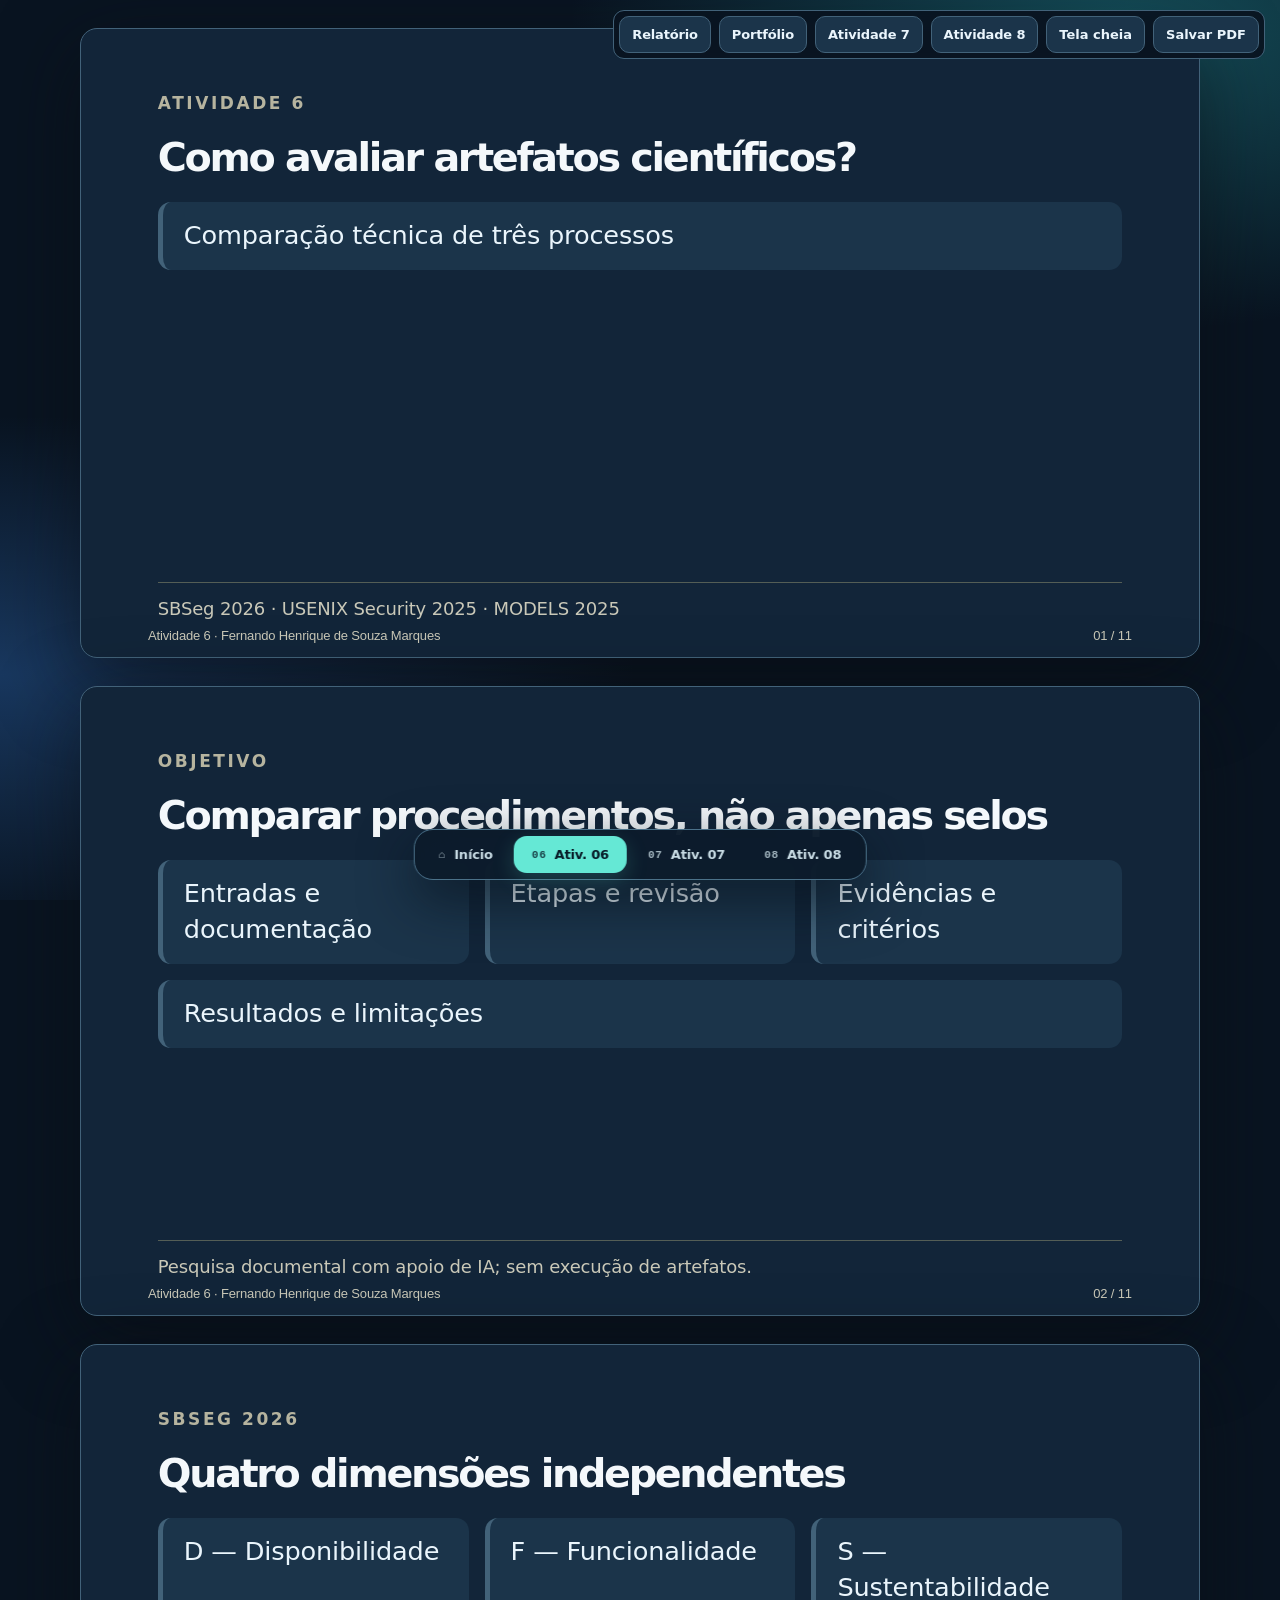
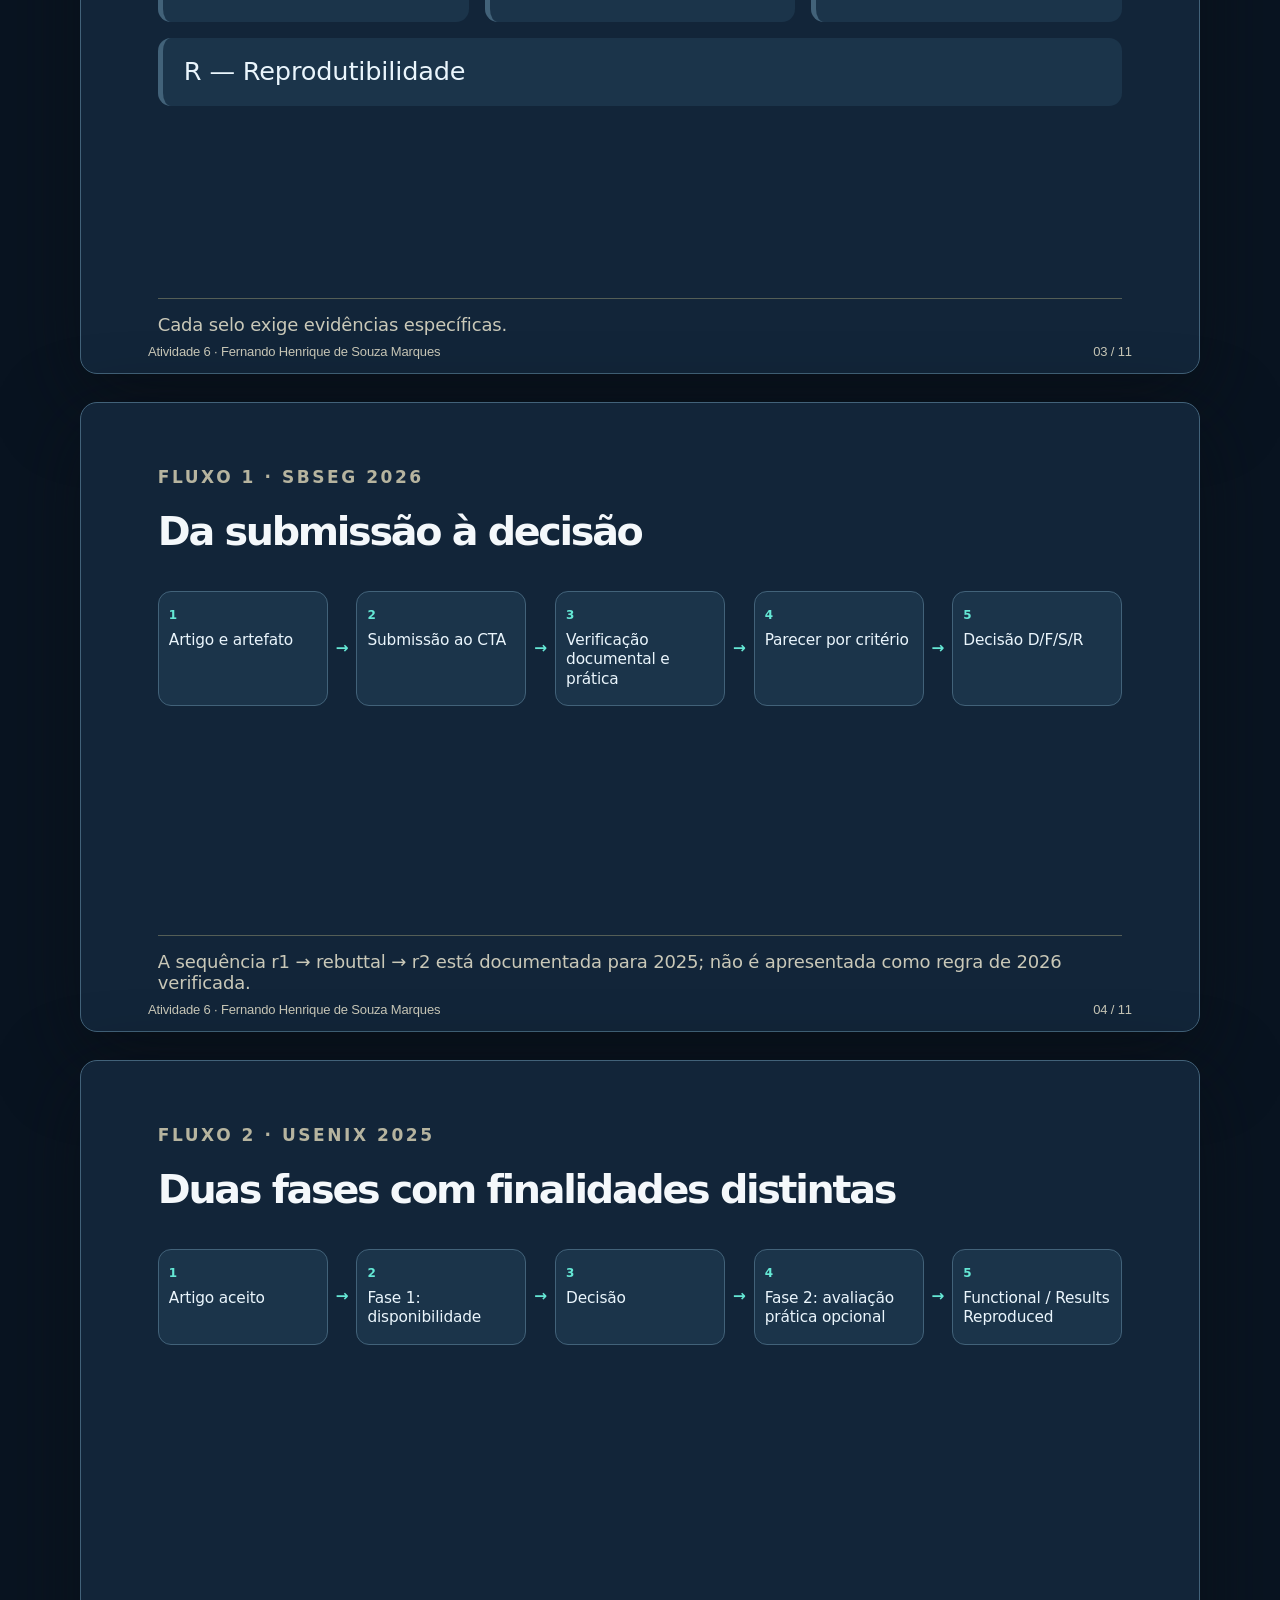
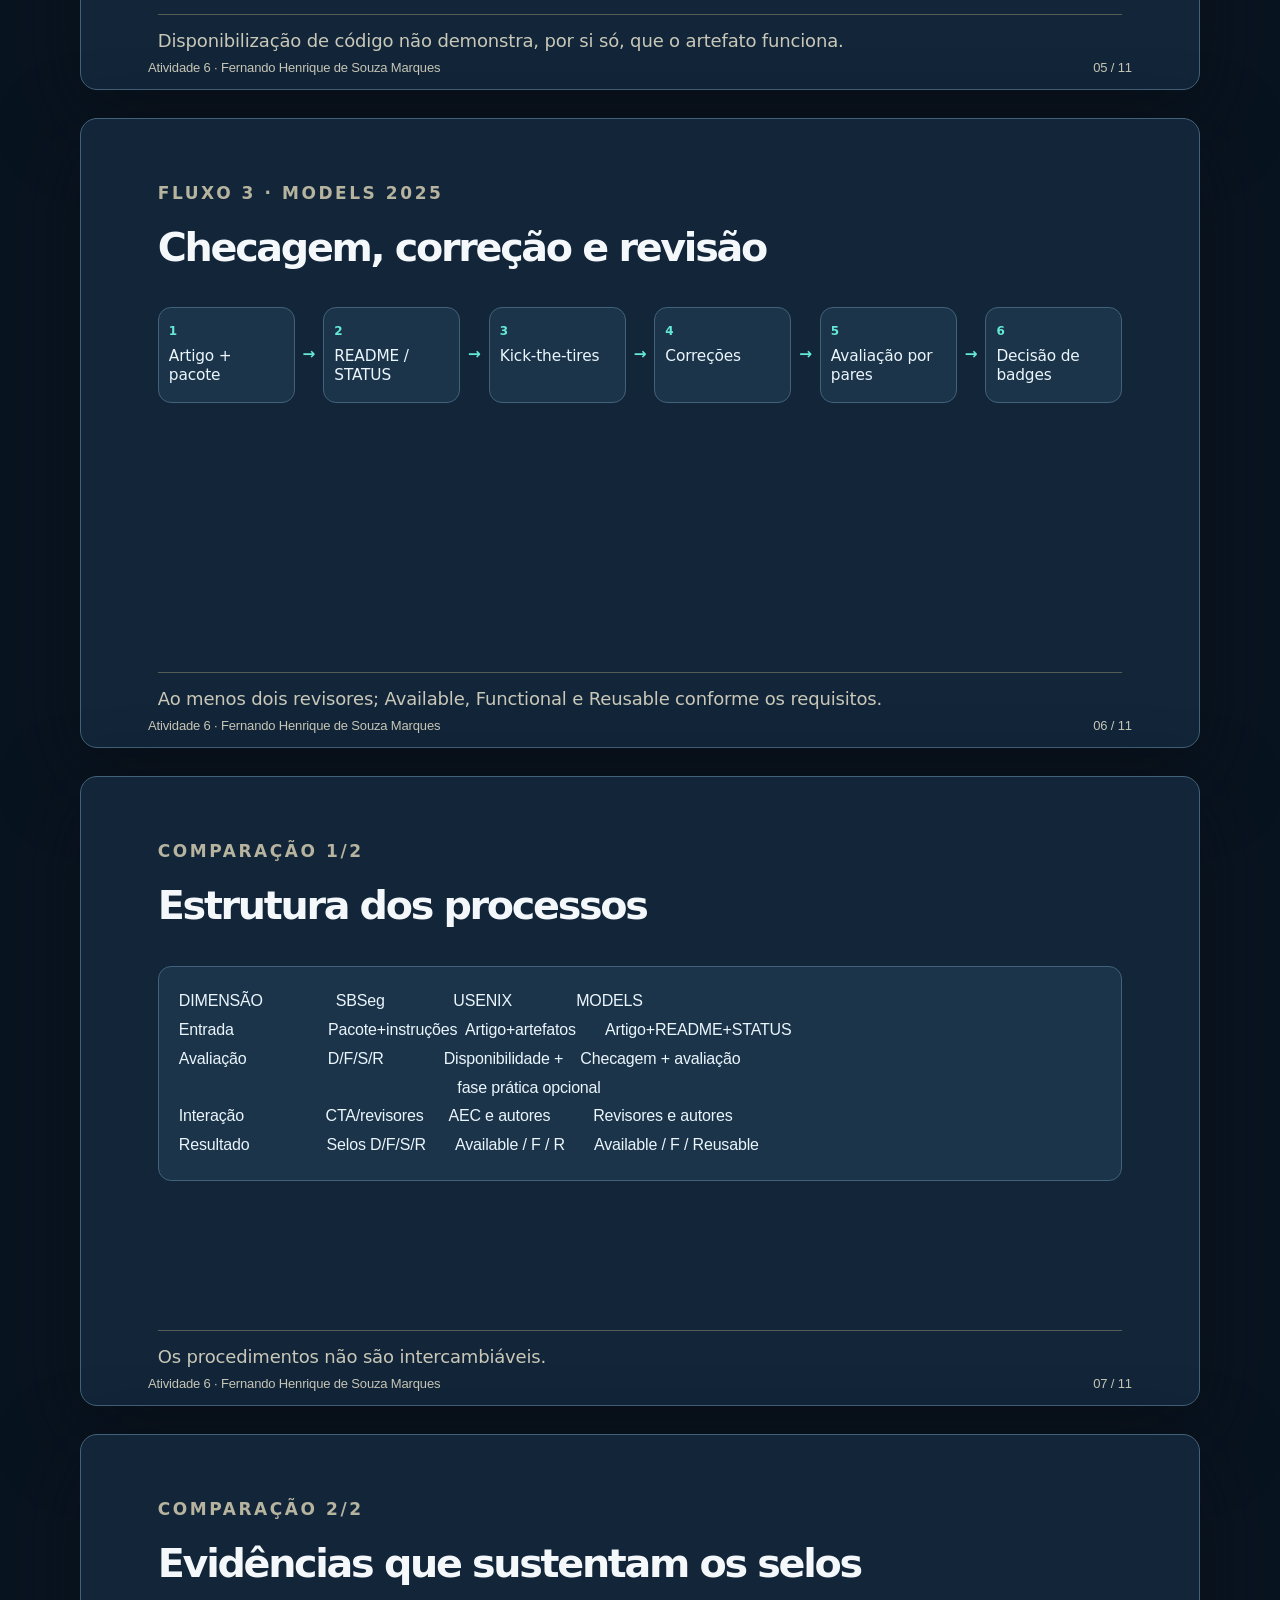
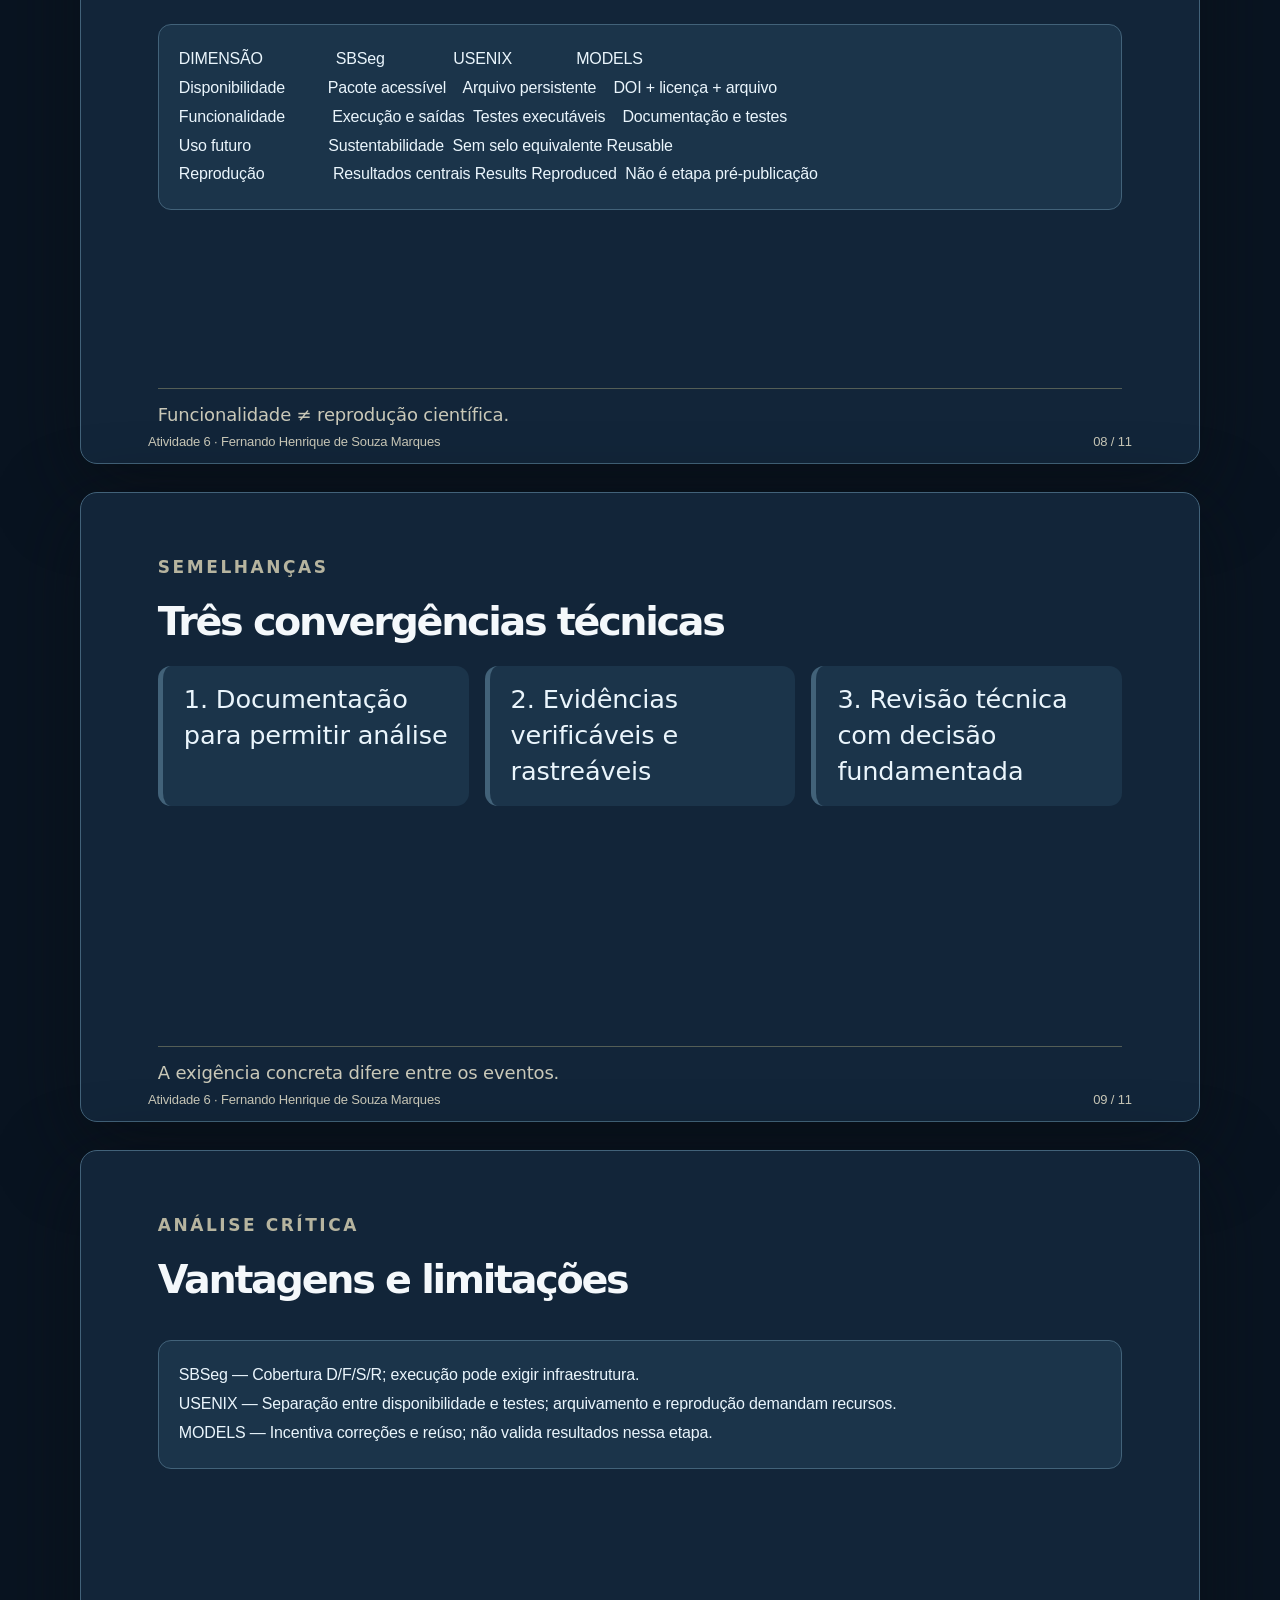
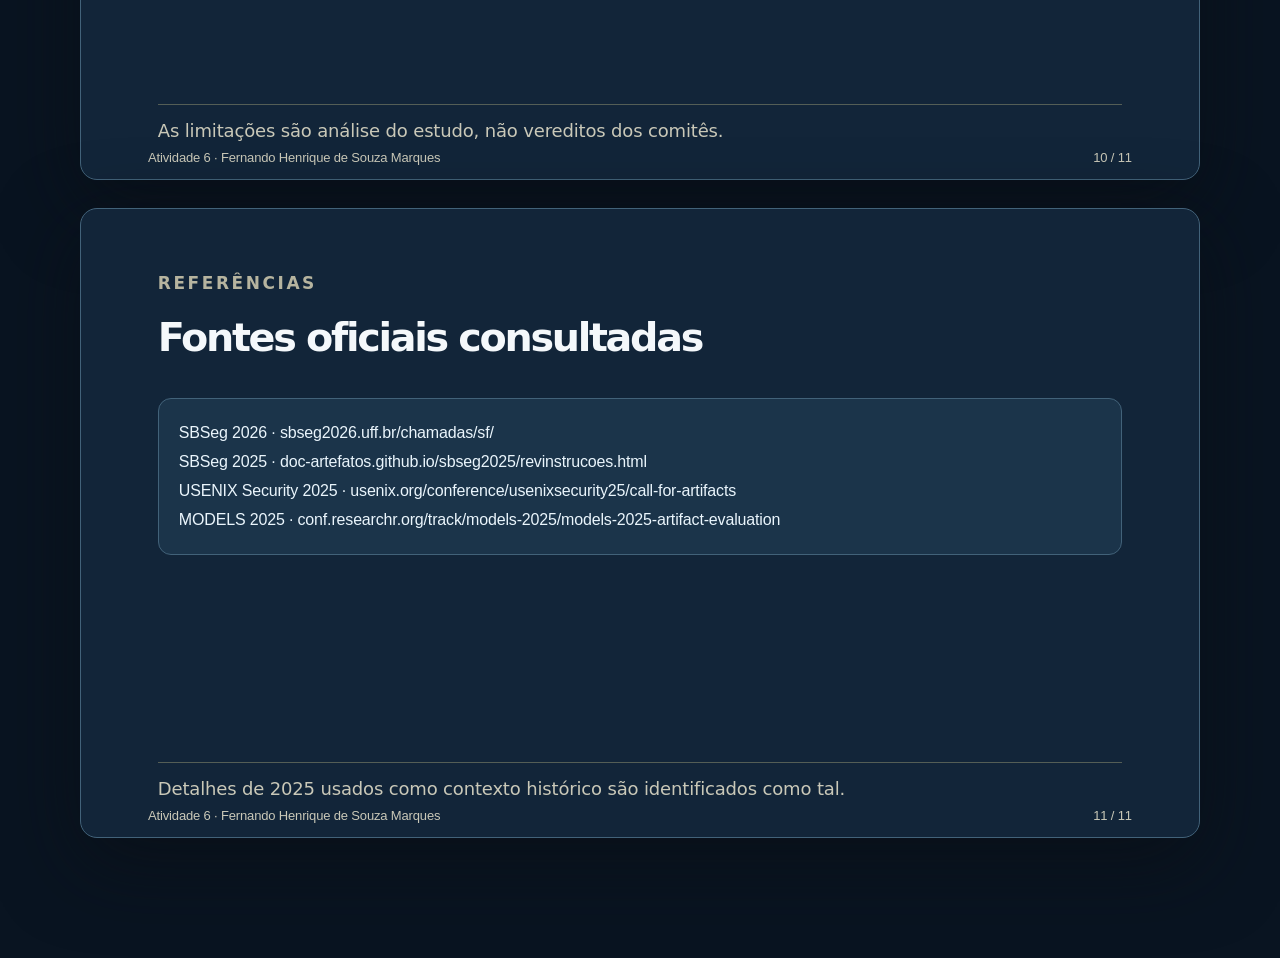
<file: atividade-6-slides.html>
<!doctype html><html lang="pt-BR"><head><meta charset="utf-8"><meta name="viewport" content="width=device-width,initial-scale=1"><meta name="description" content="Slides da Atividade 6: SBSeg, USENIX e MODELS"><title>Atividade 6 — Slides finais</title><style>
:root{color-scheme:light}*{box-sizing:border-box}html{scroll-behavior:smooth}body{margin:0;background:#dce5ef;color:#17304a;font-family:Arial,Helvetica,sans-serif}
.toolbar{position:fixed;z-index:9;right:15px;top:10px;display:flex;gap:8px}button,a.back{border:1px solid #b7c8d7;background:white;color:#183d60;padding:10px 12px;border-radius:8px;font:700 13px Arial;cursor:pointer;text-decoration:none}button:hover{background:#dceaf8}
.slide{background:#fff;width:min(1120px,96vw);min-height:min(630px,54vw);margin:28px auto;box-shadow:0 8px 28px #10263b22;padding:5% 6% 38px;position:relative;display:flex;flex-direction:column;gap:12px;scroll-margin-top:20px}
.eyebrow{font-size:clamp(12px,1.4vw,17px);color:#256b9b;text-transform:uppercase;letter-spacing:.15em;font-weight:800}
h1{font-size:clamp(26px,3.1vw,43px);line-height:1.14;letter-spacing:-.03em;max-width:900px;margin:10px 0}
.content{font-size:clamp(17px,2vw,26px);line-height:1.4;display:flex;flex-wrap:wrap;gap:16px;align-items:stretch}
.content p{background:#eff5fa;border-left:5px solid #236b9a;border-radius:4px;padding:16px 21px;flex:1 1 28%;margin:0;min-width:180px}
.flow{display:flex;gap:8px;align-items:stretch;flex-wrap:nowrap;font-size:clamp(11px,1.2vw,17px);line-height:1.25;margin:15px 0}
.step{background:#edf4f9;border:1px solid #bfd4e4;border-radius:7px;padding:16px 10px;flex:1;min-width:0}.step small{display:block;color:#276d9c;font-size:12px;font-weight:800;margin-bottom:8px}.arrow{align-self:center;color:#236b9a}
pre{white-space:pre-wrap;background:#f2f6fa;border:1px solid #d3e0ea;padding:20px;border-radius:6px;font:clamp(12px,1.25vw,17px)/1.8 Arial,Helvetica,sans-serif;overflow-wrap:anywhere}
.note{border-top:1px solid #dce5ec;padding-top:15px;color:#52677b;font-size:clamp(14px,1.45vw,18px);margin-top:auto}footer{font:13px Arial;color:#6c8295;position:absolute;bottom:14px;left:6%;right:6%;display:flex;justify-content:space-between}
@media(max-width:780px){.slide{padding:55px 6% 50px;min-height:75vh}.toolbar{right:8px;top:6px}.flow{flex-direction:column;font-size:16px}.arrow{transform:rotate(90deg)}pre{font-size:12px}.content{font-size:18px}}
@media print{body{background:white}.toolbar{display:none}.slide{margin:0;box-shadow:none;border:0;width:100vw;height:100vh;min-height:0;break-after:page;padding:6% 7%}.flow{font-size:17px}footer{bottom:20px}}
</style><link rel="stylesheet" href="assets/brand-theme.css"><link rel="stylesheet" href="assets/portfolio-olive.css?v=20261115c"><link rel="stylesheet" href="assets/portfolio-luminous.css?v=20261115a"></head><body class="activity-six-slides"><div class="toolbar"><a class="back" href="atividade-6.html">Relatório</a><a class="back" href="index.html">Portfólio</a><a class="back" href="atividade-7/">Atividade 7</a><a class="back" href="atividade-8/">Atividade 8</a><button type="button" onclick="document.documentElement.requestFullscreen?.()">Tela cheia</button><button type="button" onclick="window.print()">Salvar PDF</button></div><main><section class="slide" id="s1"><div class="eyebrow">ATIVIDADE 6</div><h1>Como avaliar artefatos científicos?</h1><div class="content"><p>Comparação técnica de três processos</p></div><div class="note">SBSeg 2026 · USENIX Security 2025 · MODELS 2025</div><footer>Atividade 6 · Fernando Henrique de Souza Marques <span>01 / 11</span></footer></section><section class="slide" id="s2"><div class="eyebrow">OBJETIVO</div><h1>Comparar procedimentos, não apenas selos</h1><div class="content"><p>Entradas e documentação</p><p>Etapas e revisão</p><p>Evidências e critérios</p><p>Resultados e limitações</p></div><div class="note">Pesquisa documental com apoio de IA; sem execução de artefatos.</div><footer>Atividade 6 · Fernando Henrique de Souza Marques <span>02 / 11</span></footer></section><section class="slide" id="s3"><div class="eyebrow">SBSeg 2026</div><h1>Quatro dimensões independentes</h1><div class="content"><p>D — Disponibilidade</p><p>F — Funcionalidade</p><p>S — Sustentabilidade</p><p>R — Reprodutibilidade</p></div><div class="note">Cada selo exige evidências específicas.</div><footer>Atividade 6 · Fernando Henrique de Souza Marques <span>03 / 11</span></footer></section><section class="slide" id="s4"><div class="eyebrow">FLUXO 1 · SBSeg 2026</div><h1>Da submissão à decisão</h1><div class="flow"><div class="step"><small>1</small>Artigo e artefato</div><b class='arrow'>→</b><div class="step"><small>2</small>Submissão ao CTA</div><b class='arrow'>→</b><div class="step"><small>3</small>Verificação documental e prática</div><b class='arrow'>→</b><div class="step"><small>4</small>Parecer por critério</div><b class='arrow'>→</b><div class="step"><small>5</small>Decisão D/F/S/R</div></div><div class="note">A sequência r1 → rebuttal → r2 está documentada para 2025; não é apresentada como regra de 2026 verificada.</div><footer>Atividade 6 · Fernando Henrique de Souza Marques <span>04 / 11</span></footer></section><section class="slide" id="s5"><div class="eyebrow">FLUXO 2 · USENIX 2025</div><h1>Duas fases com finalidades distintas</h1><div class="flow"><div class="step"><small>1</small>Artigo aceito</div><b class='arrow'>→</b><div class="step"><small>2</small>Fase 1: disponibilidade</div><b class='arrow'>→</b><div class="step"><small>3</small>Decisão</div><b class='arrow'>→</b><div class="step"><small>4</small>Fase 2: avaliação prática opcional</div><b class='arrow'>→</b><div class="step"><small>5</small>Functional / Results Reproduced</div></div><div class="note">Disponibilização de código não demonstra, por si só, que o artefato funciona.</div><footer>Atividade 6 · Fernando Henrique de Souza Marques <span>05 / 11</span></footer></section><section class="slide" id="s6"><div class="eyebrow">FLUXO 3 · MODELS 2025</div><h1>Checagem, correção e revisão</h1><div class="flow"><div class="step"><small>1</small>Artigo + pacote</div><b class='arrow'>→</b><div class="step"><small>2</small>README / STATUS</div><b class='arrow'>→</b><div class="step"><small>3</small>Kick-the-tires</div><b class='arrow'>→</b><div class="step"><small>4</small>Correções</div><b class='arrow'>→</b><div class="step"><small>5</small>Avaliação por pares</div><b class='arrow'>→</b><div class="step"><small>6</small>Decisão de badges</div></div><div class="note">Ao menos dois revisores; Available, Functional e Reusable conforme os requisitos.</div><footer>Atividade 6 · Fernando Henrique de Souza Marques <span>06 / 11</span></footer></section><section class="slide" id="s7"><div class="eyebrow">COMPARAÇÃO 1/2</div><h1>Estrutura dos processos</h1><pre>DIMENSÃO                 SBSeg                USENIX               MODELS
Entrada                      Pacote+instruções  Artigo+artefatos       Artigo+README+STATUS
Avaliação                   D/F/S/R              Disponibilidade +    Checagem + avaliação
                                                                 fase prática opcional
Interação                   CTA/revisores      AEC e autores          Revisores e autores
Resultado                  Selos D/F/S/R       Available / F / R       Available / F / Reusable</pre><div class="note">Os procedimentos não são intercambiáveis.</div><footer>Atividade 6 · Fernando Henrique de Souza Marques <span>07 / 11</span></footer></section><section class="slide" id="s8"><div class="eyebrow">COMPARAÇÃO 2/2</div><h1>Evidências que sustentam os selos</h1><pre>DIMENSÃO                 SBSeg                USENIX               MODELS
Disponibilidade          Pacote acessível    Arquivo persistente    DOI + licença + arquivo
Funcionalidade           Execução e saídas  Testes executáveis    Documentação e testes
Uso futuro                  Sustentabilidade  Sem selo equivalente Reusable
Reprodução                Resultados centrais Results Reproduced  Não é etapa pré-publicação</pre><div class="note">Funcionalidade ≠ reprodução científica.</div><footer>Atividade 6 · Fernando Henrique de Souza Marques <span>08 / 11</span></footer></section><section class="slide" id="s9"><div class="eyebrow">SEMELHANÇAS</div><h1>Três convergências técnicas</h1><div class="content"><p>1. Documentação para permitir análise</p><p>2. Evidências verificáveis e rastreáveis</p><p>3. Revisão técnica com decisão fundamentada</p></div><div class="note">A exigência concreta difere entre os eventos.</div><footer>Atividade 6 · Fernando Henrique de Souza Marques <span>09 / 11</span></footer></section><section class="slide" id="s10"><div class="eyebrow">ANÁLISE CRÍTICA</div><h1>Vantagens e limitações</h1><pre>SBSeg — Cobertura D/F/S/R; execução pode exigir infraestrutura.
USENIX — Separação entre disponibilidade e testes; arquivamento e reprodução demandam recursos.
MODELS — Incentiva correções e reúso; não valida resultados nessa etapa.</pre><div class="note">As limitações são análise do estudo, não vereditos dos comitês.</div><footer>Atividade 6 · Fernando Henrique de Souza Marques <span>10 / 11</span></footer></section><section class="slide" id="s11"><div class="eyebrow">REFERÊNCIAS</div><h1>Fontes oficiais consultadas</h1><pre>SBSeg 2026 · sbseg2026.uff.br/chamadas/sf/
SBSeg 2025 · doc-artefatos.github.io/sbseg2025/revinstrucoes.html
USENIX Security 2025 · usenix.org/conference/usenixsecurity25/call-for-artifacts
MODELS 2025 · conf.researchr.org/track/models-2025/models-2025-artifact-evaluation</pre><div class="note">Detalhes de 2025 usados como contexto histórico são identificados como tal.</div><footer>Atividade 6 · Fernando Henrique de Souza Marques <span>11 / 11</span></footer></section></main><script>document.addEventListener('keydown',e=>{if(['ArrowRight','ArrowDown','PageDown',' '].includes(e.key)){e.preventDefault();let n=Math.min(11,(+location.hash.replace('#s','')||1)+1);location.hash='#s'+n;}if(['ArrowLeft','ArrowUp','PageUp'].includes(e.key)){e.preventDefault();let n=Math.max(1,(+location.hash.replace('#s','')||1)-1);location.hash='#s'+n;}});</script><script src="assets/portfolio-ui.js" defer></script></body></html>
</file>
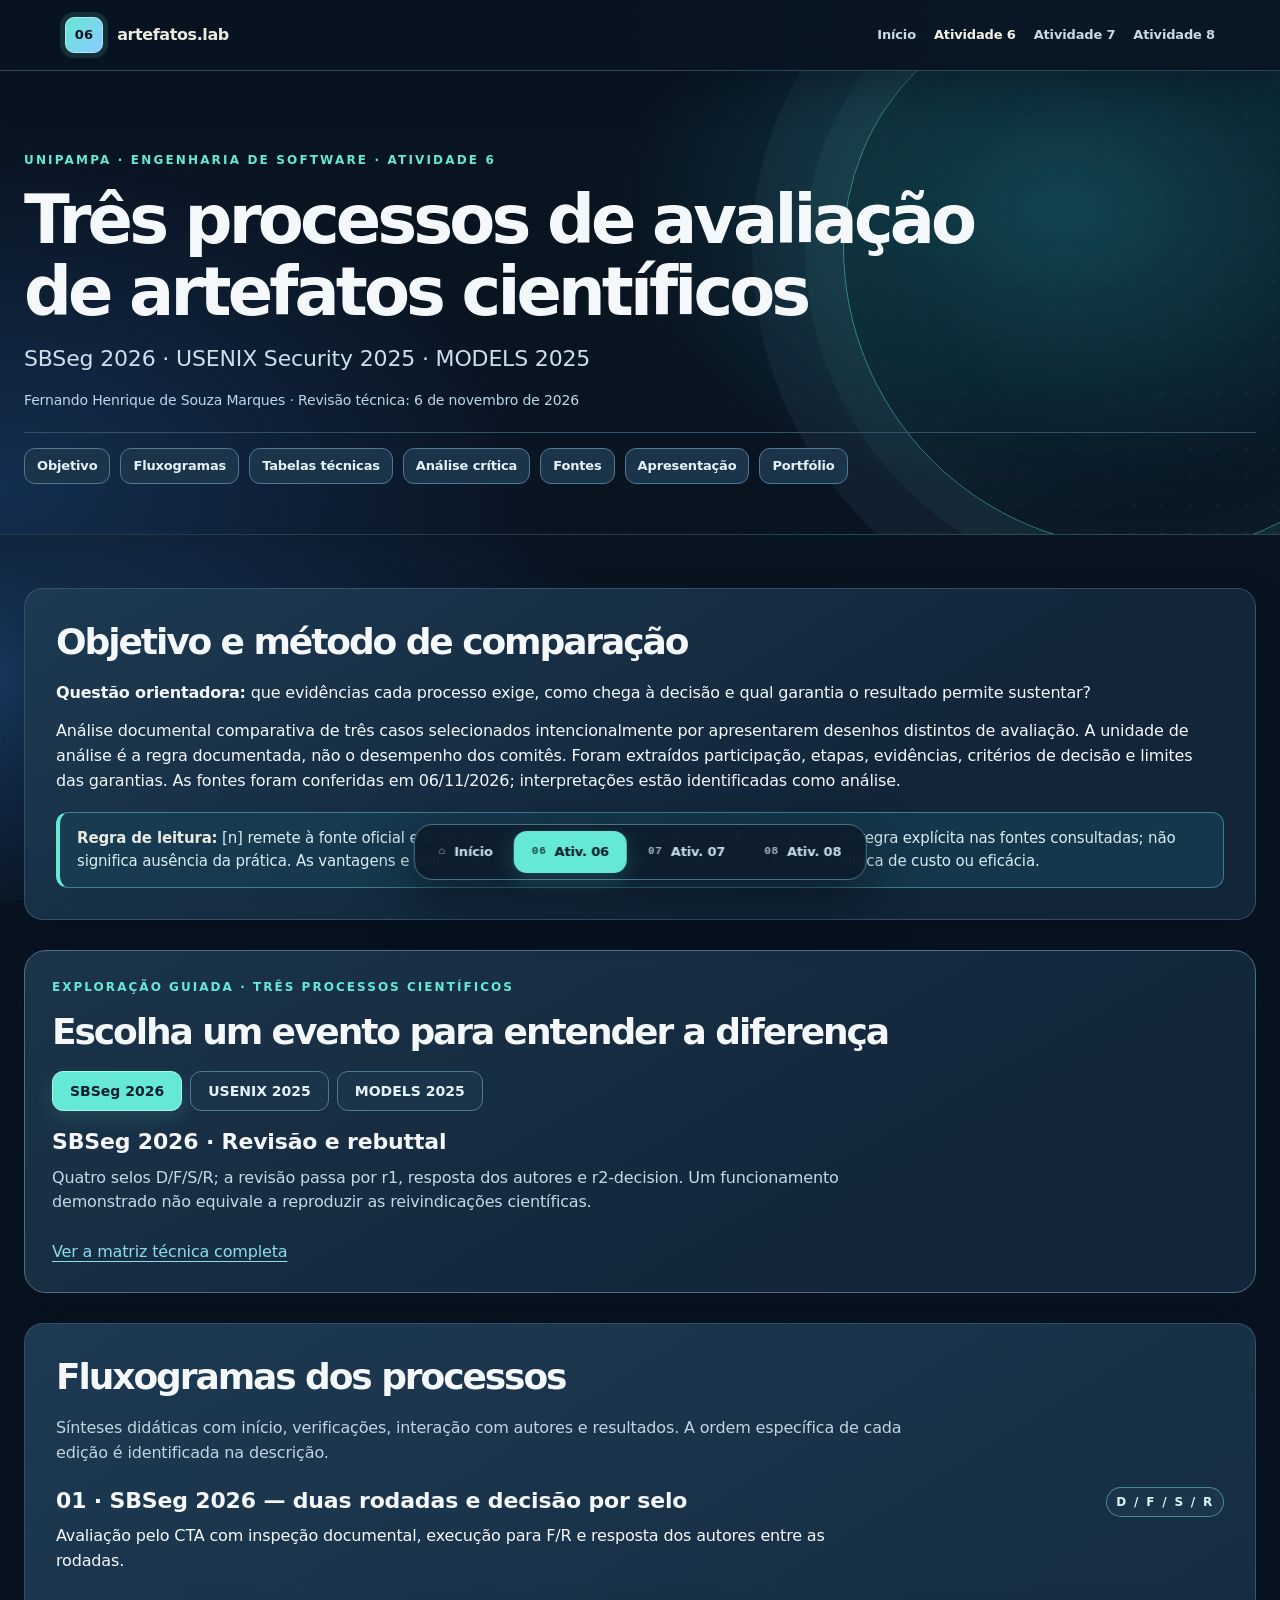
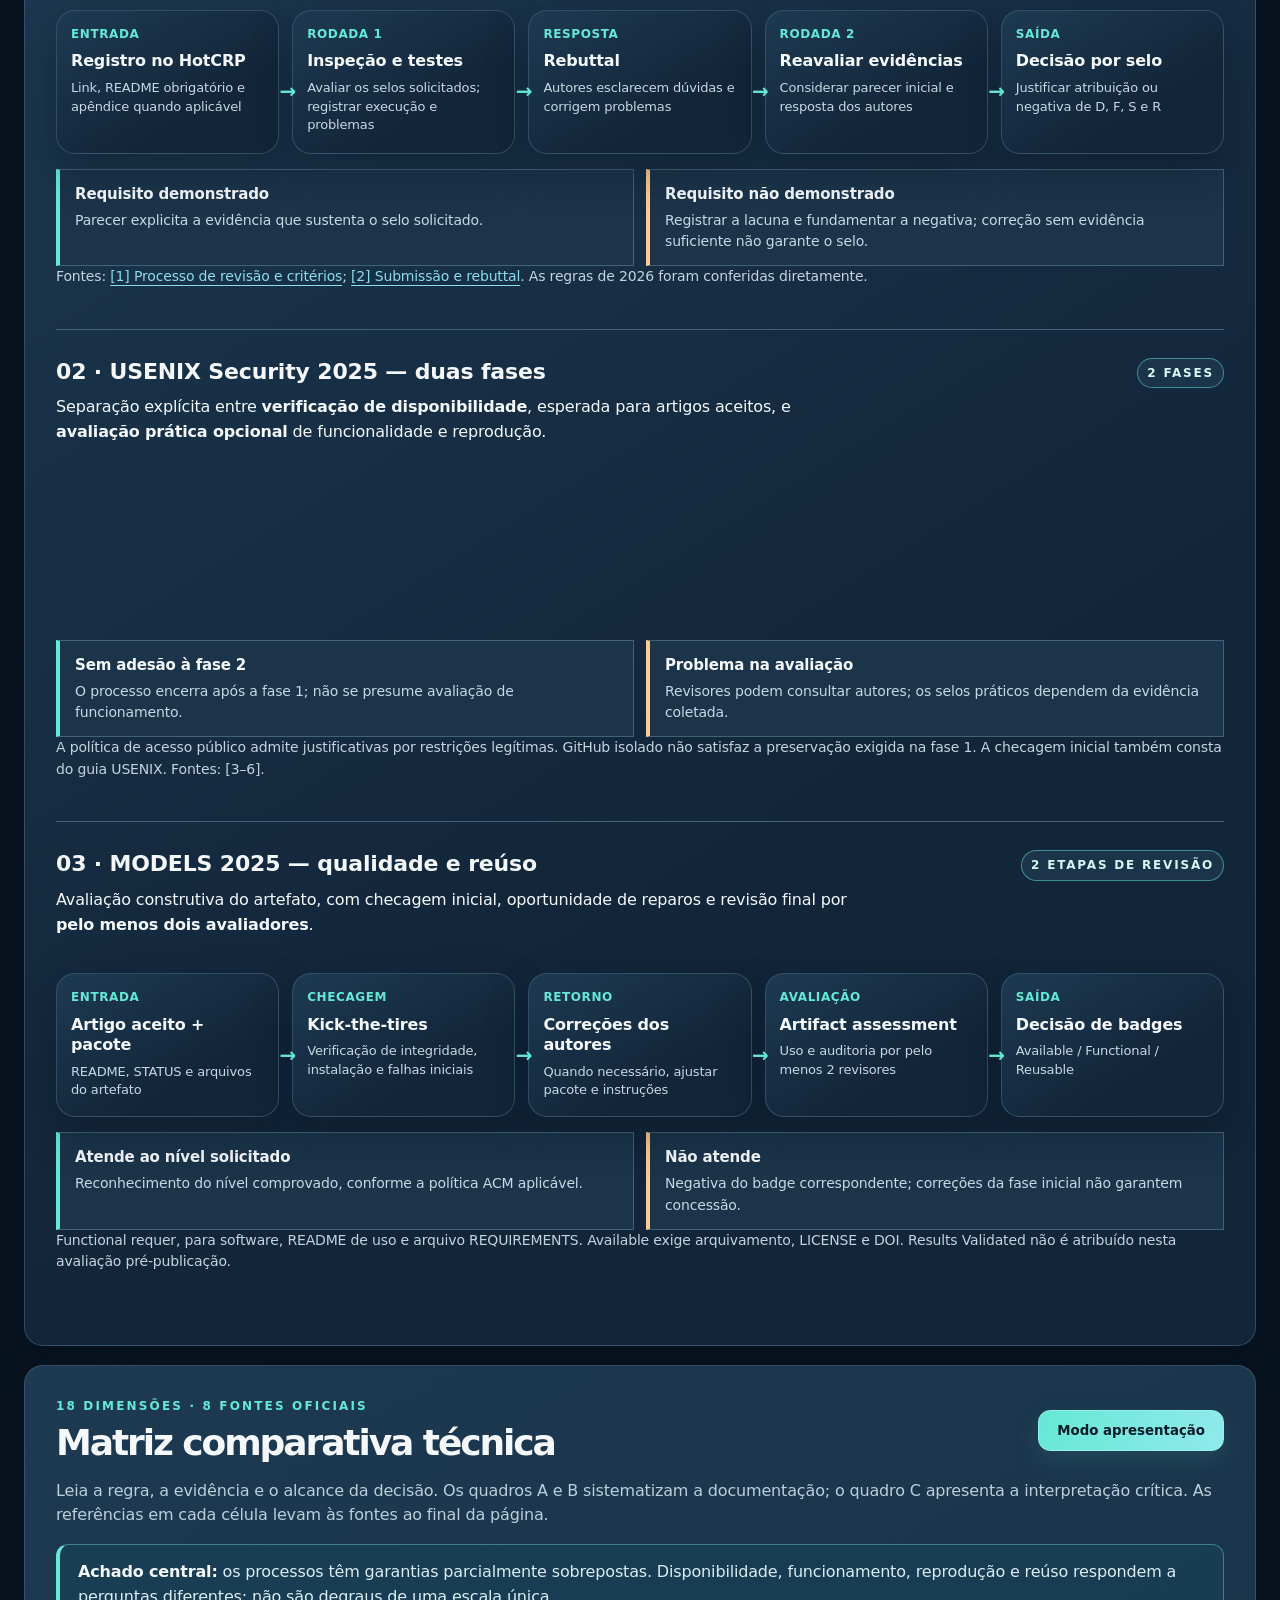
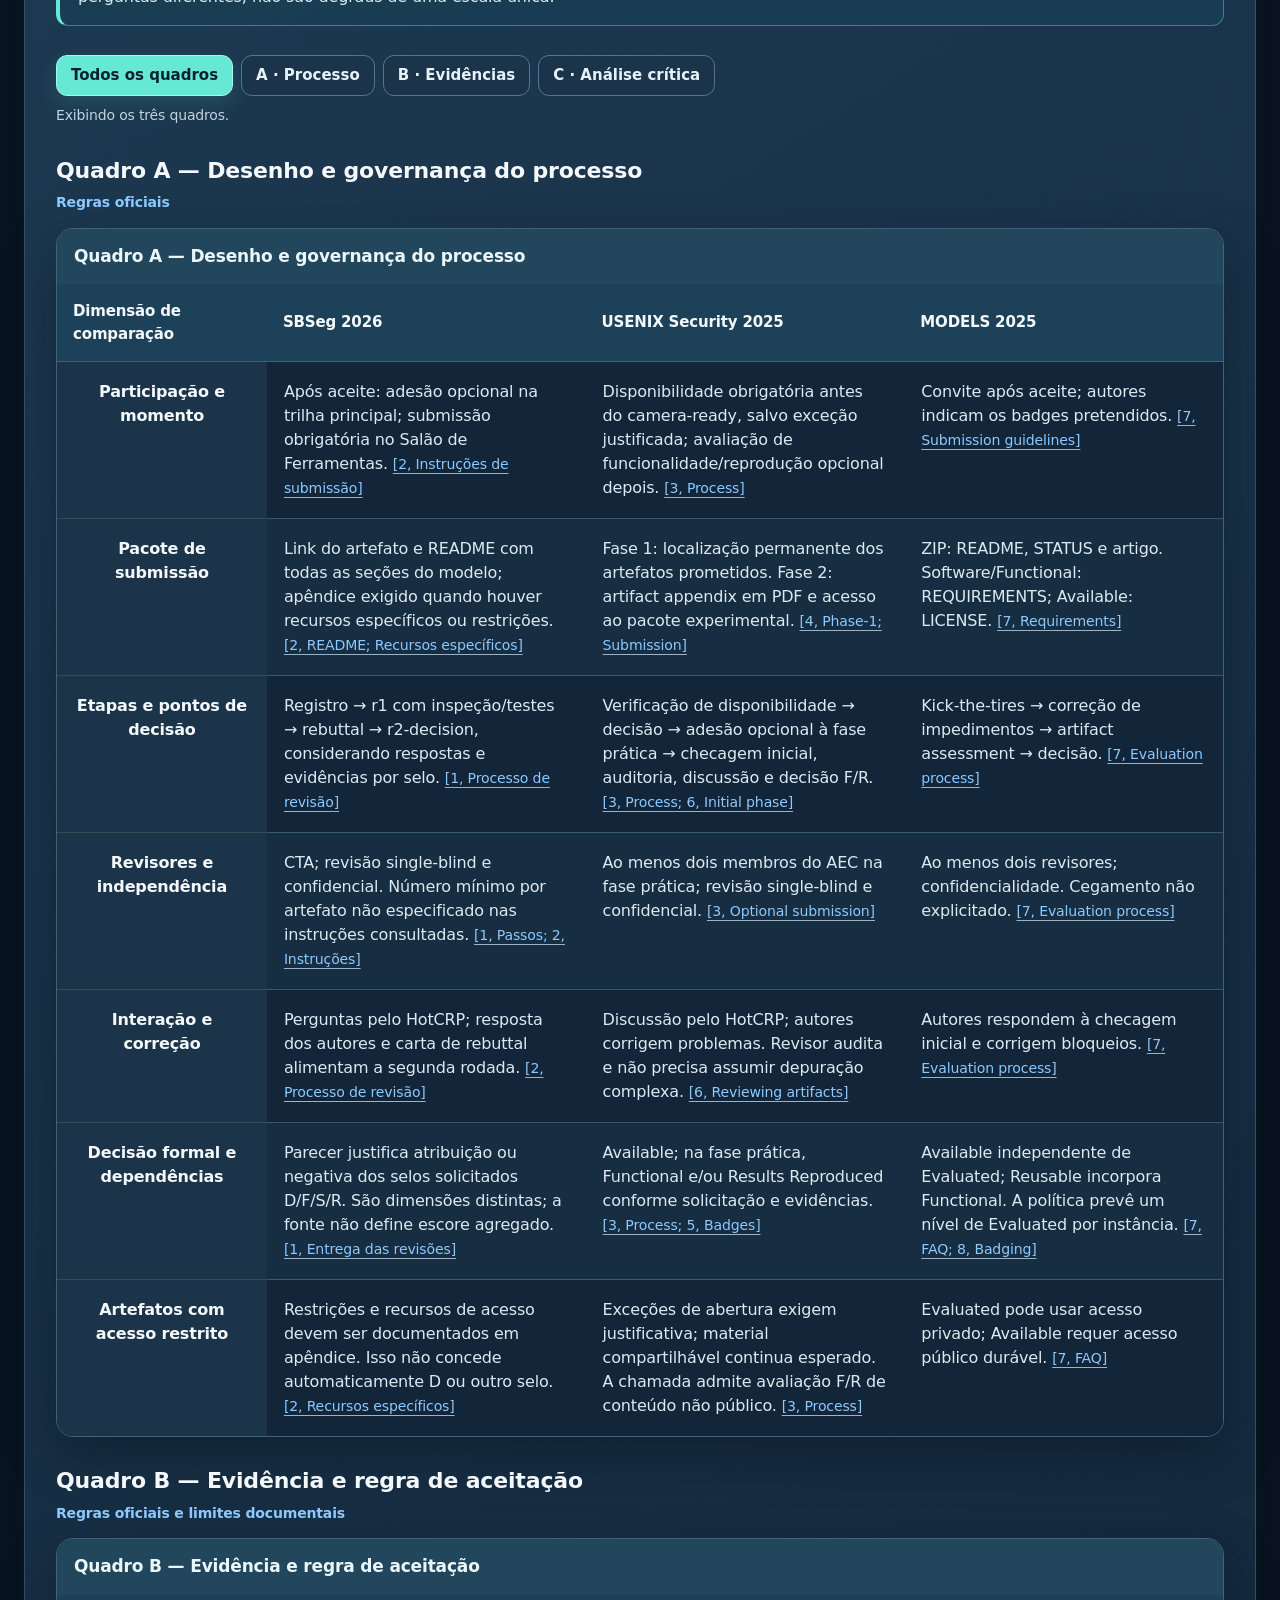
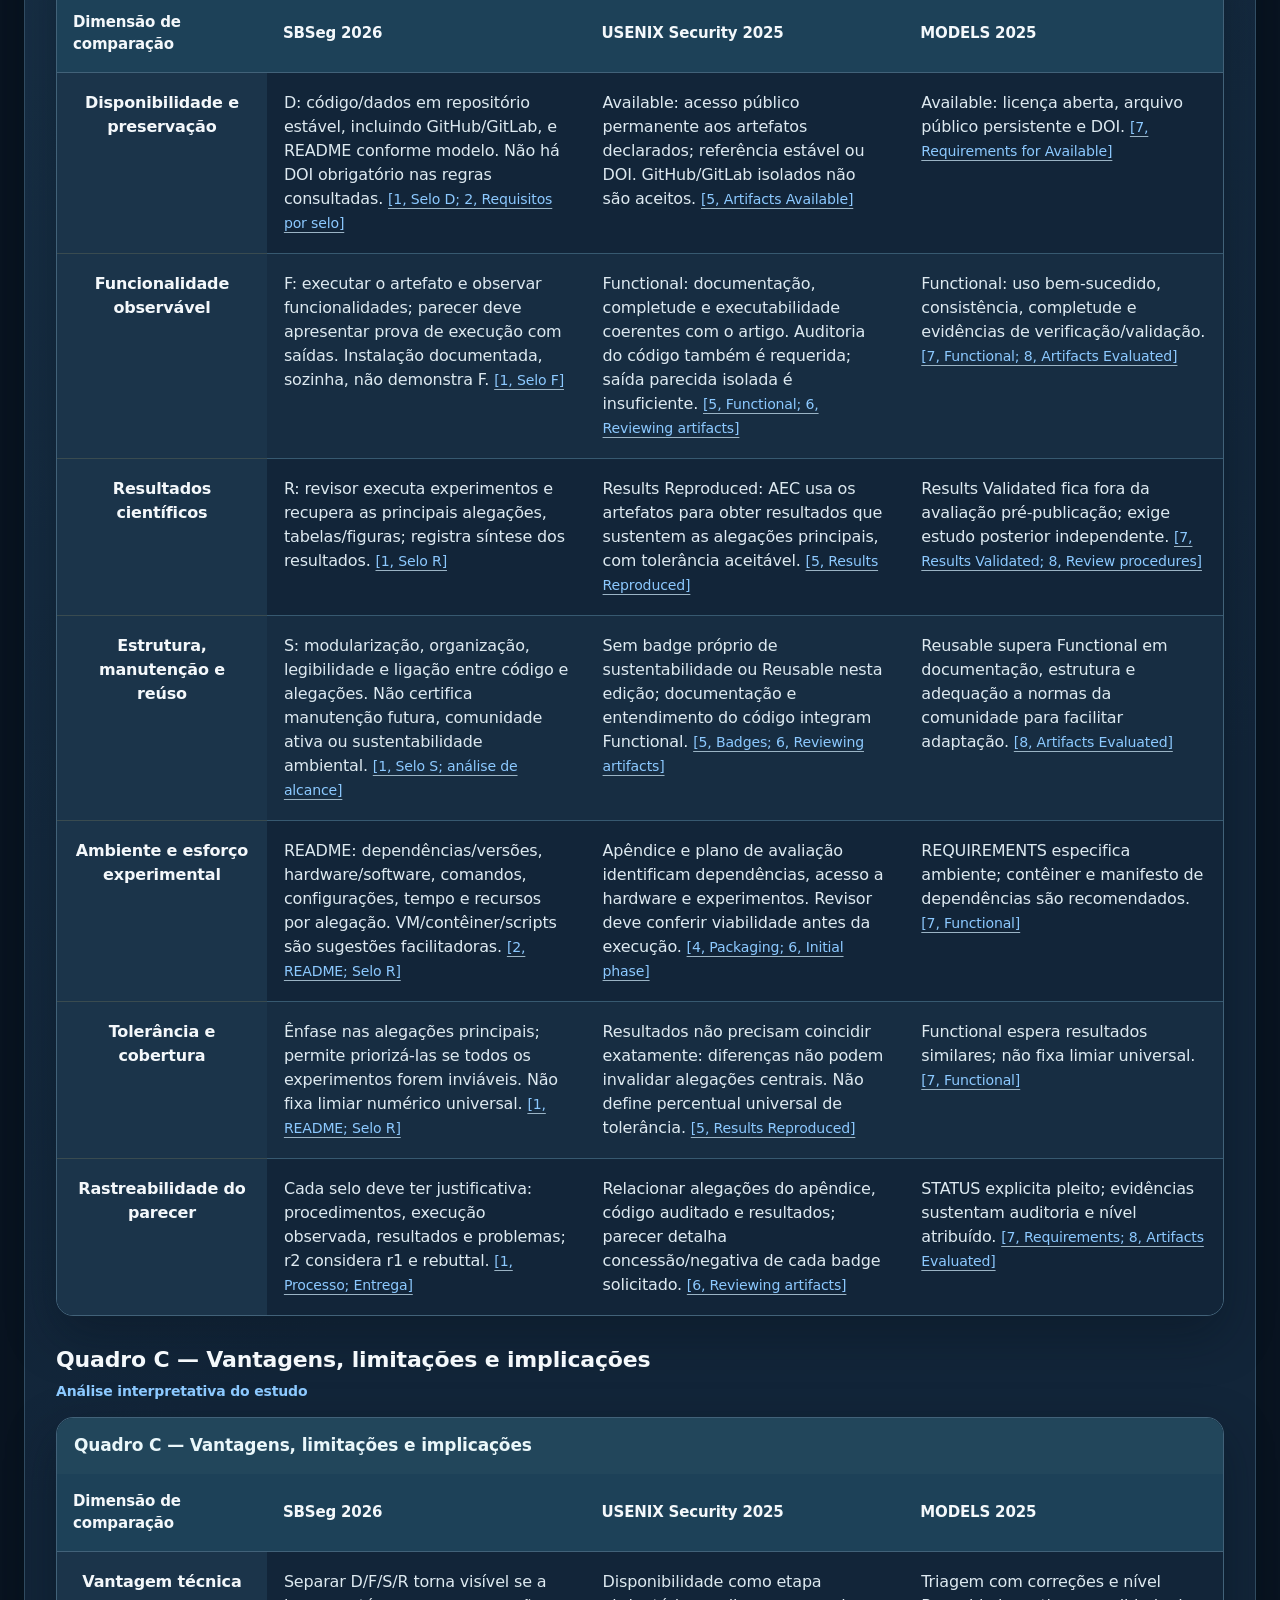
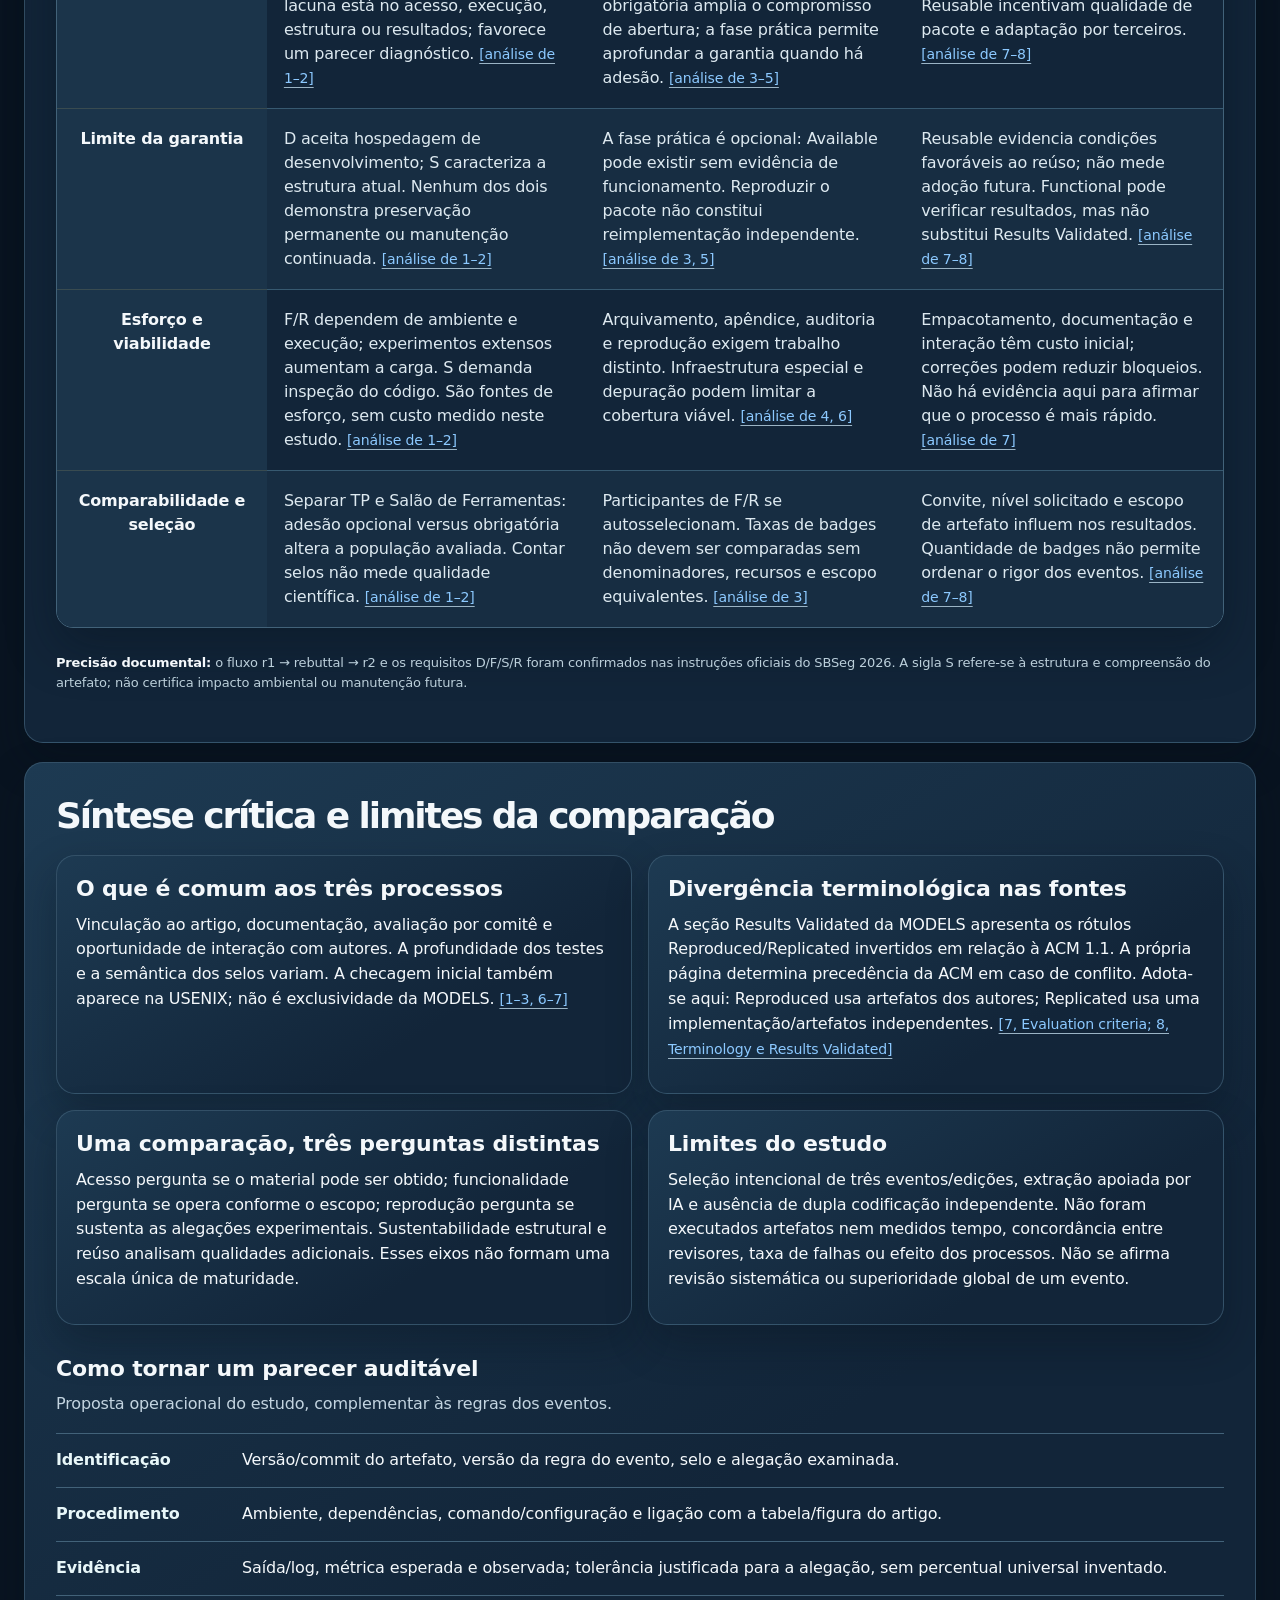
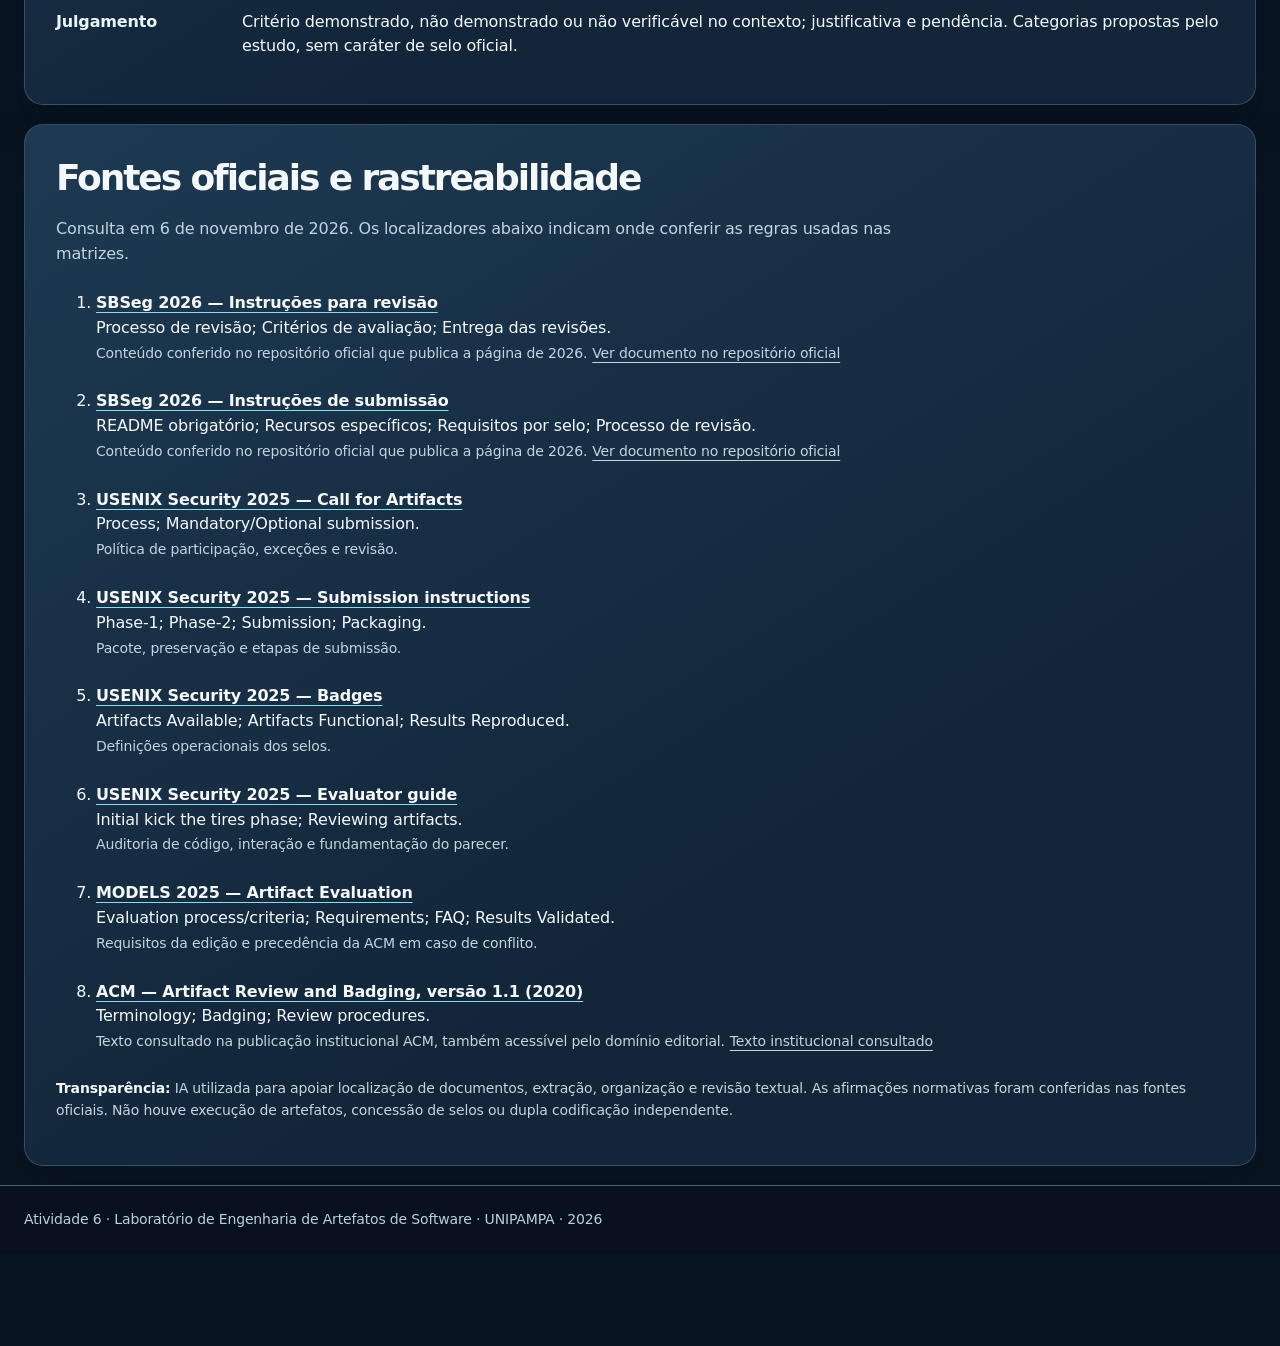
<file: atividade-6.html>
<!doctype html>
<html lang="pt-BR">
<head>
<meta charset="utf-8">
<meta name="viewport" content="width=device-width, initial-scale=1">
<meta name="description" content="Atividade 6: comparação documental dos processos de avaliação de artefatos do SBSeg 2026, USENIX Security 2025 e MODELS 2025, com fluxogramas e matrizes técnicas.">
<title>Atividade 6 | Comparação de avaliação de artefatos</title>
<style>
:root{--ink:#19283a;--navy:#17365d;--accent:#145d92;--muted:#526375;--line:#d9e2ec;--paper:#fff;--bg:#f6f8fb;--pale:#edf4fa}
*{box-sizing:border-box}
html{scroll-behavior:smooth}body{margin:0;background:var(--bg);color:var(--ink);font:17px/1.55 system-ui,-apple-system,BlinkMacSystemFont,"Segoe UI",sans-serif}
a{color:#075b96;text-underline-offset:3px}a:focus-visible{outline:3px solid #f0a52b;outline-offset:3px}
.wrap{max-width:1160px;margin:auto;padding:0 24px}
.site-header{background:#fff;border-bottom:1px solid var(--line);padding:48px 0 32px}
.kicker{font-size:13px;text-transform:uppercase;letter-spacing:.11em;font-weight:800;color:var(--accent)}
h1{font-size:clamp(32px,4.3vw,52px);letter-spacing:-.04em;line-height:1.12;max-width:950px;margin:14px 0}
.lead{font-size:clamp(18px,2.15vw,23px);color:var(--navy);margin:14px 0}
.meta{font-size:14px;color:var(--muted);margin-bottom:20px}
nav{display:flex;gap:10px;flex-wrap:wrap;padding:15px 0;border-top:1px solid var(--line)}
nav a{font-size:14px;padding:7px 12px;border:1px solid #cddbe8;background:#f8fbfd;border-radius:6px;text-decoration:none;font-weight:650}
main{padding:20px 0 44px}.section{background:#fff;border:1px solid var(--line);border-radius:10px;margin:18px 0;padding:30px}
h2{font-size:clamp(23px,2.5vw,30px);letter-spacing:-.025em;line-height:1.2;margin:0 0 18px;color:var(--navy)}
h3{font-size:22px;line-height:1.25;margin:0 0 10px;color:var(--navy)}h4{font-size:16px;margin:0 0 7px}
p{margin:0 0 13px}.sub{color:var(--muted);max-width:900px}
.info{padding:14px 17px;border-left:4px solid var(--accent);background:#f2f6fb;margin-top:18px;font-size:15px}
.info strong{color:#163b62}.micro{font-size:14px;color:var(--muted)}
.method{padding:28px 0;border-top:1px solid var(--line)}.method:first-of-type{border-top:0;padding-top:8px}
.method-top{display:flex;justify-content:space-between;align-items:start;gap:20px;flex-wrap:wrap}
.method-top p{max-width:800px}.tag{display:inline-block;font-size:12px;font-weight:800;text-transform:uppercase;letter-spacing:.06em;border:1px solid #bfd3e7;color:#174b78;background:#f3f8fd;padding:5px 9px;border-radius:5px}
.pipeline{display:grid;grid-template-columns:repeat(5,minmax(0,1fr));gap:13px;counter-reset:stage;margin:23px 0 15px}
.stage{position:relative;background:#f5f8fc;border:1px solid #cfdfed;border-top:4px solid #23658d;border-radius:6px;padding:14px;min-height:144px}
.stage:not(:last-child):after{content:"→";position:absolute;right:-18px;top:46%;font-size:20px;font-weight:850;color:#225984;z-index:1}
.stage .num{display:block;color:#135783;font-size:12px;font-weight:850;letter-spacing:.05em;margin-bottom:8px}
.stage strong{font-size:16px;display:block;line-height:1.27}.stage small{display:block;font-size:13px;color:#44586b;line-height:1.45;margin-top:7px}
.branch{display:grid;grid-template-columns:1fr 1fr;gap:12px}
.branch>div{background:#fff;border:1px solid var(--line);border-left:4px solid #237454;padding:12px 15px}
.branch>div:last-child{border-left-color:#ad6941}
.branch strong{font-size:15px}.branch p{font-size:14px;color:#40556b;margin:3px 0 0}
.table-intro{margin-bottom:16px;color:var(--muted)}
.table-scroll{overflow-x:auto;border:1px solid var(--line);border-radius:7px;margin:14px 0 25px}
table{width:100%;min-width:870px;border-collapse:separate;border-spacing:0;table-layout:fixed;line-height:1.44;font-size:15px}
table col:first-child{width:18%}table col:not(:first-child){width:27.333%}
caption{text-align:left;padding:15px 17px;background:#e8f0f7;color:#193f64;font-size:18px;font-weight:800}
thead th{position:sticky;top:0;background:#173e64;color:#fff;text-align:left;z-index:2;font-size:15px;padding:16px}
tbody th,tbody td{padding:15px 17px;border-bottom:1px solid var(--line);vertical-align:top;overflow-wrap:anywhere}
tbody th{font-weight:800;color:#17395a;background:#f0f5fa}
tbody tr:nth-child(even) td{background:#f8fafc}
tbody tr:last-child th,tbody tr:last-child td{border-bottom:0}
tbody strong{font-weight:750}
.table-note{font-size:13px;color:#5a6572;padding:0 0 5px}
.summary-grid{display:grid;grid-template-columns:repeat(3,1fr);gap:15px;margin:18px 0}
.summary-grid>div{border:1px solid var(--line);border-top:4px solid #245f93;padding:18px;background:#fff;border-radius:6px}
.summary-grid h3{font-size:18px}.summary-grid p{font-size:15px}
.critical{display:grid;grid-template-columns:1fr 1fr;gap:16px;margin-top:15px}
.critical>div{padding:19px;border:1px solid var(--line);background:#f8fafc;border-radius:6px}
.critical h3{font-size:19px}
ul{padding-left:22px}li{margin:8px 0}
.sources li{overflow-wrap:anywhere;padding-left:2px}
footer{background:#17365d;color:#fff;padding:23px 0;font-size:14px}
@media(max-width:900px){.pipeline{grid-template-columns:1fr;gap:10px}.stage{min-height:unset}.stage:not(:last-child):after{content:"↓";right:50%;top:auto;bottom:-20px}.branch,.summary-grid,.critical{grid-template-columns:1fr}.section{padding:23px}table{min-width:790px}h1{font-size:34px}}
@media(max-width:500px){.wrap{padding:0 15px}.section{padding:18px}.site-header{padding-top:28px}nav a{font-size:13px}.lead{font-size:18px}}
@media print{body{background:#fff;font-size:12px}.section{border:0;margin:0;border-radius:0;page-break-inside:avoid;padding:15px 0}.site-header{padding:10px 0}nav{display:none}.stage{min-height:90px;padding:9px}.stage strong{font-size:11px}.stage small{font-size:10px}table{font-size:11px;min-width:0}tbody th,tbody td{padding:8px}.pipeline{gap:8px}}

/* Matriz revisada: leitura em sala e acessibilidade */
.matrix-head{display:flex;align-items:center;justify-content:space-between;gap:20px;flex-wrap:wrap;margin-bottom:14px}
.matrix-head h2{margin:6px 0 0}.display-button{font:700 15px/1.3 inherit;font-family:inherit;font-weight:750;color:#fff;background:#155a89;border:0;border-radius:8px;padding:12px 18px;cursor:pointer}
.display-button:hover,.display-button:focus-visible{background:#103f63;outline:3px solid #f0a52b;outline-offset:2px}
.matrix-callout{border-left:4px solid #1b6b9a;background:#f1f6fc;padding:15px 18px;margin:15px 0 29px;font-size:16px}
.matrix-conclusion{border-top:1px solid #cbd7e4;padding:18px 2px;margin:8px 0;font-size:17px;color:#163c60}
#matriz h3{margin:30px 0 8px}#matriz .table-scroll{scrollbar-color:#1b5d8c #e9eef5;scrollbar-width:thin}
#matriz table{min-width:1100px;font-size:15.5px;line-height:1.55}#matriz tbody th,#matriz tbody td{padding:17px 18px}#matriz tbody th{position:sticky;left:0;z-index:1;background:#eaf2f9;box-shadow:3px 0 8px #17365d14}
#matriz thead th:first-child{left:0;z-index:4}#matriz tbody tr:hover td{background:#eaf5fc}#matriz tbody tr:hover th{background:#dcecf7}
#matriz table col:first-child{width:19%}#matriz table col:not(:first-child){width:27%}
.projector-mode .wrap{max-width:1450px}.projector-mode #matriz table{min-width:1300px;font-size:18px}.projector-mode #matriz tbody th,.projector-mode #matriz tbody td{padding:20px 19px}.projector-mode #matriz caption{font-size:22px}.projector-mode .display-button{background:#1c7258}
@media(max-width:680px){.matrix-head{align-items:start}#matriz table{min-width:1010px;font-size:14px}#matriz tbody th,#matriz tbody td{padding:13px 14px}}
@media print{.display-button{display:none}.matrix-callout,.matrix-conclusion{color:#000}#matriz table{min-width:0;font-size:10px}#matriz tbody th,#matriz tbody td{padding:7px}.table-scroll{overflow:visible}}

/* Comparação documental: critérios e evidências rastreáveis */
.wrap{max-width:1400px}.source-ref{display:inline;color:#315e7a;font-size:.88em;text-decoration:underline;text-decoration-color:#9bb4c5}.evidence-kind{font-size:14px;color:#526375;font-weight:700;margin-bottom:8px}.matrix-controls{display:flex;flex-wrap:wrap;gap:8px;margin:20px 0 9px}.matrix-controls button{font:650 15px/1.4 system-ui,sans-serif;border:1px solid #bccddd;border-radius:6px;padding:9px 14px;background:#fff;color:#193f64;cursor:pointer}.matrix-controls button[aria-pressed=true]{background:#173e64;color:#fff;border-color:#173e64}.matrix-controls button:focus-visible{outline:3px solid #dc9e28;outline-offset:3px}.matrix-block[hidden]{display:none!important}#matriz table{min-width:1080px;font-size:16px;line-height:1.5}#matriz table col:first-child{width:18%}#matriz table col:not(:first-child){width:27.333%}#matriz caption{font-size:17px}#matriz tbody th,#matriz tbody td{padding:18px 17px}.matrix-block{scroll-margin-top:20px}.spaced-heading{margin-top:30px}.audit-list{display:grid;gap:0;margin-bottom:0}.audit-list>div{display:grid;grid-template-columns:170px 1fr;gap:16px;border-top:1px solid #d9e2ec;padding:14px 0}.audit-list dt{font-weight:750;color:#173e64}.audit-list dd{margin:0}.sources li{padding:8px 0;scroll-margin-top:20px}.critical p{font-size:16px}.projector-mode #matriz table{font-size:19px;min-width:1300px}.projector-mode .source-ref{font-size:.8em}.projector-mode .matrix-controls{position:sticky;top:0;background:#fff;padding:12px 0;z-index:6}.projector-mode .wrap{max-width:1600px}@media(max-width:600px){.audit-list>div{grid-template-columns:1fr;gap:4px}#matriz table{font-size:15px;min-width:1000px}}@media print{.matrix-controls,#matrix-status{display:none}.matrix-block[hidden]{display:block!important}.section{page-break-inside:auto}tr{break-inside:avoid}thead{display:table-header-group}#matriz table{font-size:10px;min-width:0}.source-ref{color:#222}.wrap{max-width:none}.critical{display:block}.critical>div{margin:12px 0}.sources{font-size:10px}}
</style>
<link rel="stylesheet" href="assets/brand-theme.css">
<link rel="stylesheet" href="assets/portfolio-olive.css?v=20261115c">
<link rel="stylesheet" href="assets/portfolio-luminous.css?v=20261115a">
</head>
<body class="activity-six">
<div class="lab-topbar"><div class="lab-inner"><a class="lab-brand" href="index.html"><span class="lab-logo">06</span> artefatos.lab</a><nav aria-label="Navegação do portfólio"><a href="index.html">Início</a><a href="atividade-6.html" aria-current="page">Atividade 6</a><a href="atividade-7/">Atividade 7</a><a href="atividade-8/">Atividade 8</a></nav></div></div>
<header class="site-header"><div class="wrap">
<div class="kicker">UNIPAMPA · Engenharia de Software · Atividade 6</div>
<h1>Três processos de avaliação de artefatos científicos</h1>
<p class="lead">SBSeg 2026 · USENIX Security 2025 · MODELS 2025</p>
<p class="meta">Fernando Henrique de Souza Marques · Revisão técnica: 6 de novembro de 2026</p>
<nav aria-label="Navegação desta página">
<a href="#metodo">Objetivo</a><a href="#fluxos">Fluxogramas</a><a href="#matriz">Tabelas técnicas</a><a href="#analise">Análise crítica</a><a href="#fontes">Fontes</a><a href="atividade-6-slides.html">Apresentação</a><a href="./">Portfólio</a>
</nav>
</div></header>
<main class="wrap">
<section class="section" id="metodo"><h2>Objetivo e método de comparação</h2><p><strong>Questão orientadora:</strong> que evidências cada processo exige, como chega à decisão e qual garantia o resultado permite sustentar?</p><p>Análise documental comparativa de três casos selecionados intencionalmente por apresentarem desenhos distintos de avaliação. A unidade de análise é a regra documentada, não o desempenho dos comitês. Foram extraídos participação, etapas, evidências, critérios de decisão e limites das garantias. As fontes foram conferidas em 06/11/2026; interpretações estão identificadas como análise.</p><div class="info"><strong>Regra de leitura:</strong> [n] remete à fonte oficial e à seção indicada. “Não especificado” significa ausência de regra explícita nas fontes consultadas; não significa ausência da prática. As vantagens e limitações são inferências analíticas, sem mensuração empírica de custo ou eficácia.</div></section>
<section class="lab-event-explorer" id="lab-event-explorer" aria-label="Explorador de categorias de avaliação">
  <p class="lab-explorer-eyebrow">Exploração guiada · três processos científicos</p>
  <h2>Escolha um evento para entender a diferença</h2>
  <div class="lab-event-nav" role="group" aria-label="Selecione o processo"><button type="button" data-event="sbseg" aria-pressed="true">SBSeg 2026</button><button type="button" data-event="usenix" aria-pressed="false">USENIX 2025</button><button type="button" data-event="models" aria-pressed="false">MODELS 2025</button></div>
  <div class="lab-event-detail" aria-live="polite"><h3 data-event-title>SBSeg 2026 · Revisão e rebuttal</h3><p data-event-detail>Quatro selos D/F/S/R; revisão r1, rebuttal e r2-decision.</p></div>
  <a href="#matriz">Ver a matriz técnica completa</a>
</section>
<section class="section" id="fluxos">
<h2>Fluxogramas dos processos</h2>
<p class="sub">Sínteses didáticas com início, verificações, interação com autores e resultados. A ordem específica de cada edição é identificada na descrição.</p>

<article class="method"><div class="method-top"><div><h3>01 · SBSeg 2026 — duas rodadas e decisão por selo</h3><p>Avaliação pelo CTA com inspeção documental, execução para F/R e resposta dos autores entre as rodadas.</p></div><span class="tag">D / F / S / R</span></div><div class="pipeline" aria-label="Fluxo SBSeg 2026"><div class="stage"><span class="num">ENTRADA</span><strong>Registro no HotCRP</strong><small>Link, README obrigatório e apêndice quando aplicável</small></div><div class="stage"><span class="num">RODADA 1</span><strong>Inspeção e testes</strong><small>Avaliar os selos solicitados; registrar execução e problemas</small></div><div class="stage"><span class="num">RESPOSTA</span><strong>Rebuttal</strong><small>Autores esclarecem dúvidas e corrigem problemas</small></div><div class="stage"><span class="num">RODADA 2</span><strong>Reavaliar evidências</strong><small>Considerar parecer inicial e resposta dos autores</small></div><div class="stage"><span class="num">SAÍDA</span><strong>Decisão por selo</strong><small>Justificar atribuição ou negativa de D, F, S e R</small></div></div><div class="branch"><div><strong>Requisito demonstrado</strong><p>Parecer explicita a evidência que sustenta o selo solicitado.</p></div><div><strong>Requisito não demonstrado</strong><p>Registrar a lacuna e fundamentar a negativa; correção sem evidência suficiente não garante o selo.</p></div></div><p class="micro">Fontes: <a href="#fonte-1">[1] Processo de revisão e critérios</a>; <a href="#fonte-2">[2] Submissão e rebuttal</a>. As regras de 2026 foram conferidas diretamente.</p></article>

<article class="method">
<div class="method-top"><div><h3>02 · USENIX Security 2025 — duas fases</h3><p>Separação explícita entre <strong>verificação de disponibilidade</strong>, esperada para artigos aceitos, e <strong>avaliação prática opcional</strong> de funcionalidade e reprodução.</p></div><span class="tag">2 fases</span></div>
<div class="pipeline" aria-label="Fluxo USENIX 2025">
<div class="stage"><span class="num">ENTRADA</span><strong>Artigo aceito</strong><small>Lista de artefatos a compartilhar</small></div>
<div class="stage"><span class="num">FASE 1</span><strong>Verificar disponibilidade</strong><small>Arquivo persistente ou justificativa de exceção</small></div>
<div class="stage"><span class="num">DECISÃO</span><strong>Resultado da fase 1</strong><small>AEC avalia conformidade com open science</small></div>
<div class="stage"><span class="num">FASE 2 · OPCIONAL</span><strong>Testar o artefato</strong><small>Checagem inicial, auditoria, discussão e reprodução</small></div>
<div class="stage"><span class="num">SAÍDA</span><strong>Decidir F / R</strong><small>Artifacts Functional e/ou Results Reproduced</small></div>
</div>
<div class="branch"><div><strong>Sem adesão à fase 2</strong><p>O processo encerra após a fase 1; não se presume avaliação de funcionamento.</p></div><div><strong>Problema na avaliação</strong><p>Revisores podem consultar autores; os selos práticos dependem da evidência coletada.</p></div></div>
<p class="micro">A política de acesso público admite justificativas por restrições legítimas. GitHub isolado não satisfaz a preservação exigida na fase 1. A checagem inicial também consta do guia USENIX. Fontes: [3–6].</p>
</article>

<article class="method">
<div class="method-top"><div><h3>03 · MODELS 2025 — qualidade e reúso</h3><p>Avaliação construtiva do artefato, com checagem inicial, oportunidade de reparos e revisão final por <strong>pelo menos dois avaliadores</strong>.</p></div><span class="tag">2 etapas de revisão</span></div>
<div class="pipeline" aria-label="Fluxo MODELS 2025">
<div class="stage"><span class="num">ENTRADA</span><strong>Artigo aceito + pacote</strong><small>README, STATUS e arquivos do artefato</small></div>
<div class="stage"><span class="num">CHECAGEM</span><strong>Kick-the-tires</strong><small>Verificação de integridade, instalação e falhas iniciais</small></div>
<div class="stage"><span class="num">RETORNO</span><strong>Correções dos autores</strong><small>Quando necessário, ajustar pacote e instruções</small></div>
<div class="stage"><span class="num">AVALIAÇÃO</span><strong>Artifact assessment</strong><small>Uso e auditoria por pelo menos 2 revisores</small></div>
<div class="stage"><span class="num">SAÍDA</span><strong>Decisão de badges</strong><small>Available / Functional / Reusable</small></div>
</div>
<div class="branch"><div><strong>Atende ao nível solicitado</strong><p>Reconhecimento do nível comprovado, conforme a política ACM aplicável.</p></div><div><strong>Não atende</strong><p>Negativa do badge correspondente; correções da fase inicial não garantem concessão.</p></div></div>
<p class="micro">Functional requer, para software, README de uso e arquivo REQUIREMENTS. Available exige arquivamento, LICENSE e DOI. Results Validated não é atribuído nesta avaliação pré-publicação.</p>
</article>
</section>

<section class="section" id="matriz"><div class="matrix-head"><div><div class="kicker">18 dimensões · 8 fontes oficiais</div><h2>Matriz comparativa técnica</h2></div><button class="display-button" id="presentation-button" type="button" aria-pressed="false">Modo apresentação</button></div><p class="table-intro">Leia a regra, a evidência e o alcance da decisão. Os quadros A e B sistematizam a documentação; o quadro C apresenta a interpretação crítica. As referências em cada célula levam às fontes ao final da página.</p><div class="matrix-callout"><strong>Achado central:</strong> os processos têm garantias parcialmente sobrepostas. Disponibilidade, funcionamento, reprodução e reúso respondem a perguntas diferentes; não são degraus de uma escala única.</div><div class="matrix-controls" aria-label="Selecionar quadro"><button type="button" data-filter="all" aria-pressed="true">Todos os quadros</button><button type="button" data-filter="processo" aria-pressed="false">A · Processo</button><button type="button" data-filter="evidencias" aria-pressed="false">B · Evidências</button><button type="button" data-filter="critica" aria-pressed="false">C · Análise crítica</button></div><p id="matrix-status" class="micro" role="status" aria-live="polite">Exibindo os três quadros.</p><article class="matrix-block" data-group="processo"><h3>Quadro A — Desenho e governança do processo</h3><p class="evidence-kind">Regras oficiais</p><div class="table-scroll" role="region" tabindex="0" aria-label="Quadro A — Desenho e governança do processo"><table><caption>Quadro A — Desenho e governança do processo</caption><colgroup><col><col><col><col></colgroup><thead><tr><th scope="col">Dimensão de comparação</th><th scope="col">SBSeg 2026</th><th scope="col">USENIX Security 2025</th><th scope="col">MODELS 2025</th></tr></thead><tbody><tr><th scope="row">Participação e momento</th><td>Após aceite: adesão opcional na trilha principal; submissão obrigatória no Salão de Ferramentas. <a class="source-ref" href="#fonte-2">[2, Instruções de submissão]</a></td><td>Disponibilidade obrigatória antes do camera-ready, salvo exceção justificada; avaliação de funcionalidade/reprodução opcional depois. <a class="source-ref" href="#fonte-3">[3, Process]</a></td><td>Convite após aceite; autores indicam os badges pretendidos. <a class="source-ref" href="#fonte-7">[7, Submission guidelines]</a></td></tr><tr><th scope="row">Pacote de submissão</th><td>Link do artefato e README com todas as seções do modelo; apêndice exigido quando houver recursos específicos ou restrições. <a class="source-ref" href="#fonte-2">[2, README; Recursos específicos]</a></td><td>Fase 1: localização permanente dos artefatos prometidos. Fase 2: artifact appendix em PDF e acesso ao pacote experimental. <a class="source-ref" href="#fonte-4">[4, Phase-1; Submission]</a></td><td>ZIP: README, STATUS e artigo. Software/Functional: REQUIREMENTS; Available: LICENSE. <a class="source-ref" href="#fonte-7">[7, Requirements]</a></td></tr><tr><th scope="row">Etapas e pontos de decisão</th><td>Registro → r1 com inspeção/testes → rebuttal → r2-decision, considerando respostas e evidências por selo. <a class="source-ref" href="#fonte-1">[1, Processo de revisão]</a></td><td>Verificação de disponibilidade → decisão → adesão opcional à fase prática → checagem inicial, auditoria, discussão e decisão F/R. <a class="source-ref" href="#fonte-3">[3, Process; 6, Initial phase]</a></td><td>Kick-the-tires → correção de impedimentos → artifact assessment → decisão. <a class="source-ref" href="#fonte-7">[7, Evaluation process]</a></td></tr><tr><th scope="row">Revisores e independência</th><td>CTA; revisão single-blind e confidencial. Número mínimo por artefato não especificado nas instruções consultadas. <a class="source-ref" href="#fonte-1">[1, Passos; 2, Instruções]</a></td><td>Ao menos dois membros do AEC na fase prática; revisão single-blind e confidencial. <a class="source-ref" href="#fonte-3">[3, Optional submission]</a></td><td>Ao menos dois revisores; confidencialidade. Cegamento não explicitado. <a class="source-ref" href="#fonte-7">[7, Evaluation process]</a></td></tr><tr><th scope="row">Interação e correção</th><td>Perguntas pelo HotCRP; resposta dos autores e carta de rebuttal alimentam a segunda rodada. <a class="source-ref" href="#fonte-2">[2, Processo de revisão]</a></td><td>Discussão pelo HotCRP; autores corrigem problemas. Revisor audita e não precisa assumir depuração complexa. <a class="source-ref" href="#fonte-6">[6, Reviewing artifacts]</a></td><td>Autores respondem à checagem inicial e corrigem bloqueios. <a class="source-ref" href="#fonte-7">[7, Evaluation process]</a></td></tr><tr><th scope="row">Decisão formal e dependências</th><td>Parecer justifica atribuição ou negativa dos selos solicitados D/F/S/R. São dimensões distintas; a fonte não define escore agregado. <a class="source-ref" href="#fonte-1">[1, Entrega das revisões]</a></td><td>Available; na fase prática, Functional e/ou Results Reproduced conforme solicitação e evidências. <a class="source-ref" href="#fonte-3">[3, Process; 5, Badges]</a></td><td>Available independente de Evaluated; Reusable incorpora Functional. A política prevê um nível de Evaluated por instância. <a class="source-ref" href="#fonte-7">[7, FAQ; 8, Badging]</a></td></tr><tr><th scope="row">Artefatos com acesso restrito</th><td>Restrições e recursos de acesso devem ser documentados em apêndice. Isso não concede automaticamente D ou outro selo. <a class="source-ref" href="#fonte-2">[2, Recursos específicos]</a></td><td>Exceções de abertura exigem justificativa; material compartilhável continua esperado. A chamada admite avaliação F/R de conteúdo não público. <a class="source-ref" href="#fonte-3">[3, Process]</a></td><td>Evaluated pode usar acesso privado; Available requer acesso público durável. <a class="source-ref" href="#fonte-7">[7, FAQ]</a></td></tr></tbody></table></div></article><article class="matrix-block" data-group="evidencias"><h3>Quadro B — Evidência e regra de aceitação</h3><p class="evidence-kind">Regras oficiais e limites documentais</p><div class="table-scroll" role="region" tabindex="0" aria-label="Quadro B — Evidência e regra de aceitação"><table><caption>Quadro B — Evidência e regra de aceitação</caption><colgroup><col><col><col><col></colgroup><thead><tr><th scope="col">Dimensão de comparação</th><th scope="col">SBSeg 2026</th><th scope="col">USENIX Security 2025</th><th scope="col">MODELS 2025</th></tr></thead><tbody><tr><th scope="row">Disponibilidade e preservação</th><td>D: código/dados em repositório estável, incluindo GitHub/GitLab, e README conforme modelo. Não há DOI obrigatório nas regras consultadas. <a class="source-ref" href="#fonte-1">[1, Selo D; 2, Requisitos por selo]</a></td><td>Available: acesso público permanente aos artefatos declarados; referência estável ou DOI. GitHub/GitLab isolados não são aceitos. <a class="source-ref" href="#fonte-5">[5, Artifacts Available]</a></td><td>Available: licença aberta, arquivo público persistente e DOI. <a class="source-ref" href="#fonte-7">[7, Requirements for Available]</a></td></tr><tr><th scope="row">Funcionalidade observável</th><td>F: executar o artefato e observar funcionalidades; parecer deve apresentar prova de execução com saídas. Instalação documentada, sozinha, não demonstra F. <a class="source-ref" href="#fonte-1">[1, Selo F]</a></td><td>Functional: documentação, completude e executabilidade coerentes com o artigo. Auditoria do código também é requerida; saída parecida isolada é insuficiente. <a class="source-ref" href="#fonte-5">[5, Functional; 6, Reviewing artifacts]</a></td><td>Functional: uso bem-sucedido, consistência, completude e evidências de verificação/validação. <a class="source-ref" href="#fonte-7">[7, Functional; 8, Artifacts Evaluated]</a></td></tr><tr><th scope="row">Resultados científicos</th><td>R: revisor executa experimentos e recupera as principais alegações, tabelas/figuras; registra síntese dos resultados. <a class="source-ref" href="#fonte-1">[1, Selo R]</a></td><td>Results Reproduced: AEC usa os artefatos para obter resultados que sustentem as alegações principais, com tolerância aceitável. <a class="source-ref" href="#fonte-5">[5, Results Reproduced]</a></td><td>Results Validated fica fora da avaliação pré-publicação; exige estudo posterior independente. <a class="source-ref" href="#fonte-7">[7, Results Validated; 8, Review procedures]</a></td></tr><tr><th scope="row">Estrutura, manutenção e reúso</th><td>S: modularização, organização, legibilidade e ligação entre código e alegações. Não certifica manutenção futura, comunidade ativa ou sustentabilidade ambiental. <a class="source-ref" href="#fonte-1">[1, Selo S; análise de alcance]</a></td><td>Sem badge próprio de sustentabilidade ou Reusable nesta edição; documentação e entendimento do código integram Functional. <a class="source-ref" href="#fonte-5">[5, Badges; 6, Reviewing artifacts]</a></td><td>Reusable supera Functional em documentação, estrutura e adequação a normas da comunidade para facilitar adaptação. <a class="source-ref" href="#fonte-8">[8, Artifacts Evaluated]</a></td></tr><tr><th scope="row">Ambiente e esforço experimental</th><td>README: dependências/versões, hardware/software, comandos, configurações, tempo e recursos por alegação. VM/contêiner/scripts são sugestões facilitadoras. <a class="source-ref" href="#fonte-2">[2, README; Selo R]</a></td><td>Apêndice e plano de avaliação identificam dependências, acesso a hardware e experimentos. Revisor deve conferir viabilidade antes da execução. <a class="source-ref" href="#fonte-4">[4, Packaging; 6, Initial phase]</a></td><td>REQUIREMENTS especifica ambiente; contêiner e manifesto de dependências são recomendados. <a class="source-ref" href="#fonte-7">[7, Functional]</a></td></tr><tr><th scope="row">Tolerância e cobertura</th><td>Ênfase nas alegações principais; permite priorizá-las se todos os experimentos forem inviáveis. Não fixa limiar numérico universal. <a class="source-ref" href="#fonte-1">[1, README; Selo R]</a></td><td>Resultados não precisam coincidir exatamente: diferenças não podem invalidar alegações centrais. Não define percentual universal de tolerância. <a class="source-ref" href="#fonte-5">[5, Results Reproduced]</a></td><td>Functional espera resultados similares; não fixa limiar universal. <a class="source-ref" href="#fonte-7">[7, Functional]</a></td></tr><tr><th scope="row">Rastreabilidade do parecer</th><td>Cada selo deve ter justificativa: procedimentos, execução observada, resultados e problemas; r2 considera r1 e rebuttal. <a class="source-ref" href="#fonte-1">[1, Processo; Entrega]</a></td><td>Relacionar alegações do apêndice, código auditado e resultados; parecer detalha concessão/negativa de cada badge solicitado. <a class="source-ref" href="#fonte-6">[6, Reviewing artifacts]</a></td><td>STATUS explicita pleito; evidências sustentam auditoria e nível atribuído. <a class="source-ref" href="#fonte-7">[7, Requirements; 8, Artifacts Evaluated]</a></td></tr></tbody></table></div></article><article class="matrix-block" data-group="critica"><h3>Quadro C — Vantagens, limitações e implicações</h3><p class="evidence-kind">Análise interpretativa do estudo</p><div class="table-scroll" role="region" tabindex="0" aria-label="Quadro C — Vantagens, limitações e implicações"><table><caption>Quadro C — Vantagens, limitações e implicações</caption><colgroup><col><col><col><col></colgroup><thead><tr><th scope="col">Dimensão de comparação</th><th scope="col">SBSeg 2026</th><th scope="col">USENIX Security 2025</th><th scope="col">MODELS 2025</th></tr></thead><tbody><tr><th scope="row">Vantagem técnica</th><td>Separar D/F/S/R torna visível se a lacuna está no acesso, execução, estrutura ou resultados; favorece um parecer diagnóstico. <a class="source-ref" href="#fonte-1">[análise de 1–2]</a></td><td>Disponibilidade como etapa obrigatória amplia o compromisso de abertura; a fase prática permite aprofundar a garantia quando há adesão. <a class="source-ref" href="#fonte-3">[análise de 3–5]</a></td><td>Triagem com correções e nível Reusable incentivam qualidade de pacote e adaptação por terceiros. <a class="source-ref" href="#fonte-7">[análise de 7–8]</a></td></tr><tr><th scope="row">Limite da garantia</th><td>D aceita hospedagem de desenvolvimento; S caracteriza a estrutura atual. Nenhum dos dois demonstra preservação permanente ou manutenção continuada. <a class="source-ref" href="#fonte-1">[análise de 1–2]</a></td><td>A fase prática é opcional: Available pode existir sem evidência de funcionamento. Reproduzir o pacote não constitui reimplementação independente. <a class="source-ref" href="#fonte-3">[análise de 3, 5]</a></td><td>Reusable evidencia condições favoráveis ao reúso; não mede adoção futura. Functional pode verificar resultados, mas não substitui Results Validated. <a class="source-ref" href="#fonte-7">[análise de 7–8]</a></td></tr><tr><th scope="row">Esforço e viabilidade</th><td>F/R dependem de ambiente e execução; experimentos extensos aumentam a carga. S demanda inspeção do código. São fontes de esforço, sem custo medido neste estudo. <a class="source-ref" href="#fonte-1">[análise de 1–2]</a></td><td>Arquivamento, apêndice, auditoria e reprodução exigem trabalho distinto. Infraestrutura especial e depuração podem limitar a cobertura viável. <a class="source-ref" href="#fonte-4">[análise de 4, 6]</a></td><td>Empacotamento, documentação e interação têm custo inicial; correções podem reduzir bloqueios. Não há evidência aqui para afirmar que o processo é mais rápido. <a class="source-ref" href="#fonte-7">[análise de 7]</a></td></tr><tr><th scope="row">Comparabilidade e seleção</th><td>Separar TP e Salão de Ferramentas: adesão opcional versus obrigatória altera a população avaliada. Contar selos não mede qualidade científica. <a class="source-ref" href="#fonte-1">[análise de 1–2]</a></td><td>Participantes de F/R se autosselecionam. Taxas de badges não devem ser comparadas sem denominadores, recursos e escopo equivalentes. <a class="source-ref" href="#fonte-3">[análise de 3]</a></td><td>Convite, nível solicitado e escopo de artefato influem nos resultados. Quantidade de badges não permite ordenar o rigor dos eventos. <a class="source-ref" href="#fonte-7">[análise de 7–8]</a></td></tr></tbody></table></div></article><p class="table-note"><strong>Precisão documental:</strong> o fluxo r1 → rebuttal → r2 e os requisitos D/F/S/R foram confirmados nas instruções oficiais do SBSeg 2026. A sigla S refere-se à estrutura e compreensão do artefato; não certifica impacto ambiental ou manutenção futura.</p></section>
<section class="section" id="analise"><h2>Síntese crítica e limites da comparação</h2><div class="critical"><div><h3>O que é comum aos três processos</h3><p>Vinculação ao artigo, documentação, avaliação por comitê e oportunidade de interação com autores. A profundidade dos testes e a semântica dos selos variam. A checagem inicial também aparece na USENIX; não é exclusividade da MODELS. <a class="source-ref" href="#fonte-1">[1–3, 6–7]</a></p></div><div><h3>Divergência terminológica nas fontes</h3><p>A seção Results Validated da MODELS apresenta os rótulos Reproduced/Replicated invertidos em relação à ACM 1.1. A própria página determina precedência da ACM em caso de conflito. Adota-se aqui: Reproduced usa artefatos dos autores; Replicated usa uma implementação/artefatos independentes. <a class="source-ref" href="#fonte-7">[7, Evaluation criteria; 8, Terminology e Results Validated]</a></p></div><div><h3>Uma comparação, três perguntas distintas</h3><p>Acesso pergunta se o material pode ser obtido; funcionalidade pergunta se opera conforme o escopo; reprodução pergunta se sustenta as alegações experimentais. Sustentabilidade estrutural e reúso analisam qualidades adicionais. Esses eixos não formam uma escala única de maturidade.</p></div><div><h3>Limites do estudo</h3><p>Seleção intencional de três eventos/edições, extração apoiada por IA e ausência de dupla codificação independente. Não foram executados artefatos nem medidos tempo, concordância entre revisores, taxa de falhas ou efeito dos processos. Não se afirma revisão sistemática ou superioridade global de um evento.</p></div></div><h3 class="spaced-heading">Como tornar um parecer auditável</h3><p class="sub">Proposta operacional do estudo, complementar às regras dos eventos.</p><dl class="audit-list"><div><dt>Identificação</dt><dd>Versão/commit do artefato, versão da regra do evento, selo e alegação examinada.</dd></div><div><dt>Procedimento</dt><dd>Ambiente, dependências, comando/configuração e ligação com a tabela/figura do artigo.</dd></div><div><dt>Evidência</dt><dd>Saída/log, métrica esperada e observada; tolerância justificada para a alegação, sem percentual universal inventado.</dd></div><div><dt>Julgamento</dt><dd>Critério demonstrado, não demonstrado ou não verificável no contexto; justificativa e pendência. Categorias propostas pelo estudo, sem caráter de selo oficial.</dd></div></dl></section>
<section class="section" id="fontes"><h2>Fontes oficiais e rastreabilidade</h2><p class="sub">Consulta em 6 de novembro de 2026. Os localizadores abaixo indicam onde conferir as regras usadas nas matrizes.</p><ol class="sources"><li id="fonte-1"><a href="https://doc-artefatos.github.io/sbseg2026/revinstrucoes.html"><strong>SBSeg 2026 — Instruções para revisão</strong></a><br><span>Processo de revisão; Critérios de avaliação; Entrega das revisões.</span><br><span class="micro">Conteúdo conferido no repositório oficial que publica a página de 2026.</span> <a class="micro" href="https://github.com/doc-artefatos/doc-artefatos.github.io/blob/main/sbseg2026/revinstrucoes.html">Ver documento no repositório oficial</a></li><li id="fonte-2"><a href="https://doc-artefatos.github.io/sbseg2026/subinstrucoes.html"><strong>SBSeg 2026 — Instruções de submissão</strong></a><br><span>README obrigatório; Recursos específicos; Requisitos por selo; Processo de revisão.</span><br><span class="micro">Conteúdo conferido no repositório oficial que publica a página de 2026.</span> <a class="micro" href="https://github.com/doc-artefatos/doc-artefatos.github.io/blob/main/sbseg2026/subinstrucoes.html">Ver documento no repositório oficial</a></li><li id="fonte-3"><a href="https://www.usenix.org/conference/usenixsecurity25/call-for-artifacts"><strong>USENIX Security 2025 — Call for Artifacts</strong></a><br><span>Process; Mandatory/Optional submission.</span><br><span class="micro">Política de participação, exceções e revisão.</span></li><li id="fonte-4"><a href="https://secartifacts.github.io/usenixsec2025/instructions"><strong>USENIX Security 2025 — Submission instructions</strong></a><br><span>Phase-1; Phase-2; Submission; Packaging.</span><br><span class="micro">Pacote, preservação e etapas de submissão.</span></li><li id="fonte-5"><a href="https://secartifacts.github.io/usenixsec2025/badges"><strong>USENIX Security 2025 — Badges</strong></a><br><span>Artifacts Available; Artifacts Functional; Results Reproduced.</span><br><span class="micro">Definições operacionais dos selos.</span></li><li id="fonte-6"><a href="https://secartifacts.github.io/usenixsec2025/guide"><strong>USENIX Security 2025 — Evaluator guide</strong></a><br><span>Initial kick the tires phase; Reviewing artifacts.</span><br><span class="micro">Auditoria de código, interação e fundamentação do parecer.</span></li><li id="fonte-7"><a href="https://conf.researchr.org/track/models-2025/models-2025-artifact-evaluation"><strong>MODELS 2025 — Artifact Evaluation</strong></a><br><span>Evaluation process/criteria; Requirements; FAQ; Results Validated.</span><br><span class="micro">Requisitos da edição e precedência da ACM em caso de conflito.</span></li><li id="fonte-8"><a href="https://www.acm.org/publications/policies/artifact-review-and-badging-current"><strong>ACM — Artifact Review and Badging, versão 1.1 (2020)</strong></a><br><span>Terminology; Badging; Review procedures.</span><br><span class="micro">Texto consultado na publicação institucional ACM, também acessível pelo domínio editorial.</span> <a class="micro" href="https://prod-www.acm.bloomreach.cloud/publications/policies/artifact-review-and-badging-current">Texto institucional consultado</a></li></ol><p class="micro"><strong>Transparência:</strong> IA utilizada para apoiar localização de documentos, extração, organização e revisão textual. As afirmações normativas foram conferidas nas fontes oficiais. Não houve execução de artefatos, concessão de selos ou dupla codificação independente.</p></section>
</main>
<footer><div class="wrap">Atividade 6 · Laboratório de Engenharia de Artefatos de Software · UNIPAMPA · 2026</div></footer>
<script>
const matrixButtons=document.querySelectorAll('[data-filter]');
matrixButtons.forEach(button=>button.addEventListener('click',()=>{
 const selected=button.dataset.filter;
 matrixButtons.forEach(b=>b.setAttribute('aria-pressed',String(b===button)));
 document.querySelectorAll('.matrix-block').forEach(block=>{block.hidden=selected!=='all'&&block.dataset.group!==selected});
 document.getElementById('matrix-status').textContent=selected==='all'?'Exibindo os três quadros.':'Exibindo '+button.textContent+'.';
}));
document.getElementById('presentation-button').addEventListener('click',function(){const active=document.body.classList.toggle('projector-mode');this.setAttribute('aria-pressed',String(active));this.textContent=active?'Sair do modo apresentação':'Modo apresentação'});
</script><script src="assets/portfolio-ui.js" defer></script></body></html>
</file>
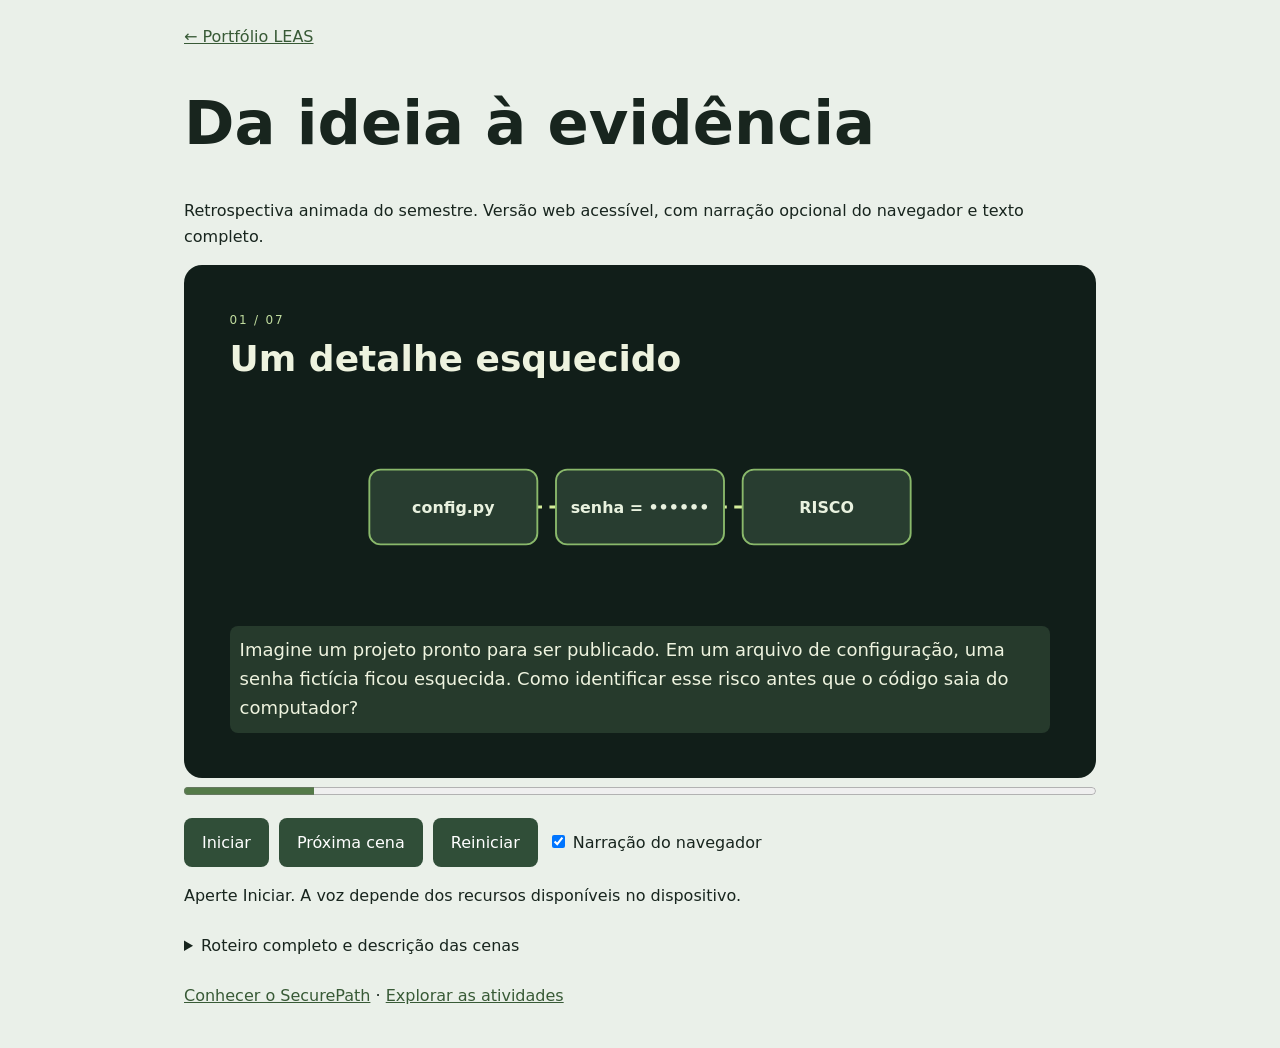
<file: retrospectiva.html>
<!doctype html><html lang="pt-BR"><meta charset="utf-8"><meta name="viewport" content="width=device-width,initial-scale=1"><title>Da ideia à evidência — LEAS</title><style>*{box-sizing:border-box}body{margin:0;background:#eaf0e9;color:#18251e;font:16px/1.6 system-ui}main{max-width:960px;margin:auto;padding:24px}a{color:#385a36}h1{font-size:clamp(2rem,5vw,3.8rem);line-height:1.1}#stage{background:#111e19;color:#eef3df;aspect-ratio:16/9;border-radius:18px;position:relative;overflow:hidden;padding:5%;display:grid;grid-template-rows:auto 1fr auto;min-height:300px}#visual{display:grid;place-content:center;position:relative}#visual svg{width:min(60vw,560px);height:190px;max-height:30vh}#stage h2{margin:0;font-size:clamp(18px,3.6vw,36px)}#caption{font-size:clamp(12px,1.9vw,18px);background:#263a2c;padding:10px;border-radius:8px;margin:0}#counter{font-size:12px;color:#c0dc9e;letter-spacing:.15em}.controls{display:flex;gap:10px;flex-wrap:wrap;margin:14px 0;align-items:center}button{border:0;background:#304e38;color:#fff;border-radius:8px;padding:12px 18px;font:inherit;cursor:pointer}button:focus-visible{outline:3px solid #9c7700}progress{width:100%;accent-color:#547a48}details{margin:24px 0}svg text{font:600 17px system-ui;fill:#e9f2df}svg .box{fill:#283d30;stroke:#8ab96b;stroke-width:2}svg .line{stroke:#d5ed9b;stroke-width:3;fill:none;stroke-dasharray:10 8;animation:flow 1.5s linear infinite}svg .pulse{animation:pulse 1.6s ease-in-out infinite;transform-box:fill-box;transform-origin:center}@keyframes flow{to{stroke-dashoffset:-36}}@keyframes pulse{50%{opacity:.55;transform:scale(.94)}}@media(prefers-reduced-motion:reduce){*{animation:none!important}}</style><main><a href="./">← Portfólio LEAS</a><h1>Da ideia à evidência</h1><p>Retrospectiva animada do semestre. Versão web acessível, com narração opcional do navegador e texto completo.</p><div id="stage"><div><div id="counter">01 / 07</div><h2 id="heading"></h2></div><div id="visual" aria-hidden="true"></div><p id="caption" aria-live="off"></p></div><progress id="progress" max="7" value="0"></progress><div class="controls"><button id="play">Iniciar</button><button id="next">Próxima cena</button><button id="restart">Reiniciar</button><label><input id="voice" type="checkbox" checked> Narração do navegador</label></div><p id="status" role="status">Aperte Iniciar. A voz depende dos recursos disponíveis no dispositivo.</p><details><summary>Roteiro completo e descrição das cenas</summary><h3>Um detalhe esquecido</h3><p>Imagine um projeto pronto para ser publicado. Em um arquivo de configuração, uma senha fictícia ficou esquecida. Como identificar esse risco antes que o código saia do computador?</p><h3>Uma ferramenta nasce</h3><p>O primeiro passo foi transformar esse problema no SecurePath CLI. Com Python e sem bibliotecas de terceiros, o scanner percorre arquivos, ignora entradas inadequadas e procura padrões suspeitos.</p><h3>Um alerta sem expor o segredo</h3><p>Em vez de reproduzir a senha, o relatório indica o arquivo, a linha e a categoria. A validação em seis de novembro registrou dezesseis testes aprovados. O artefato evoluiu com novas regras, relatórios estruturados e opções de execução.</p><h3>Da ferramenta aos critérios</h3><p>Mas executar uma ferramenta não basta para avaliar um artefato científico. Na atividade seis, comparei processos de avaliação de três eventos e organizei etapas, critérios, selos e fluxogramas.</p><h3>Três avaliadores, uma evidência</h3><p>Nas atividades sete e oito, o artefato K-Agent foi analisado por modelos de três provedores. Os pareceres sobre funcionalidade e reprodutibilidade divergiram. Os registros de execução mostraram por que evidências e limites precisam estar explícitos.</p><h3>Uma decisão mais responsável</h3><p>Com novas configurações dos modelos, comparei os pareceres sem confundir análise documental, execução e resultados científicos. A atividade oito reutilizou registros históricos; não houve nova execução física naquela etapa.</p><h3>Da ideia à evidência</h3><p>O semestre reuniu desenvolvimento, testes, avaliação crítica e comunicação técnica. O portfólio conecta esses resultados ao SecurePath independente. A próxima etapa é validar o artefato no sistema de avaliação de Cristhian, quando estiver disponível.</p></details><p><a href="https://fernandomarquesaluno-svg.github.io/securepath-cli/">Conhecer o SecurePath</a> · <a href="./#atividades">Explorar as atividades</a></p></main><script>const scenes=[["Um detalhe esquecido","Imagine um projeto pronto para ser publicado. Em um arquivo de configuração, uma senha fictícia ficou esquecida. Como identificar esse risco antes que o código saia do computador?","code"],["Uma ferramenta nasce","O primeiro passo foi transformar esse problema no SecurePath CLI. Com Python e sem bibliotecas de terceiros, o scanner percorre arquivos, ignora entradas inadequadas e procura padrões suspeitos.","scan"],["Um alerta sem expor o segredo","Em vez de reproduzir a senha, o relatório indica o arquivo, a linha e a categoria. A validação em seis de novembro registrou dezesseis testes aprovados. O artefato evoluiu com novas regras, relatórios estruturados e opções de execução.","report"],["Da ferramenta aos critérios","Mas executar uma ferramenta não basta para avaliar um artefato científico. Na atividade seis, comparei processos de avaliação de três eventos e organizei etapas, critérios, selos e fluxogramas.","criteria"],["Três avaliadores, uma evidência","Nas atividades sete e oito, o artefato K-Agent foi analisado por modelos de três provedores. Os pareceres sobre funcionalidade e reprodutibilidade divergiram. Os registros de execução mostraram por que evidências e limites precisam estar explícitos.","models"],["Uma decisão mais responsável","Com novas configurações dos modelos, comparei os pareceres sem confundir análise documental, execução e resultados científicos. A atividade oito reutilizou registros históricos; não houve nova execução física naquela etapa.","audit"],["Da ideia à evidência","O semestre reuniu desenvolvimento, testes, avaliação crítica e comunicação técnica. O portfólio conecta esses resultados ao SecurePath independente. A próxima etapa é validar o artefato no sistema de avaliação de Cristhian, quando estiver disponível.","end"]];let i=0,timer=null,playing=false,token=0;const $=x=>document.getElementById(x);const labels={code:["config.py","senha = ••••••","RISCO"],scan:["ARQUIVOS","PYTHON","REGRAS"],report:["config.py:4","ALERTA","16 TESTES"],criteria:["SBSeg","USENIX","MODELS"],models:["GPT","Claude","Gemini"],audit:["EVIDÊNCIA","F / R","LIMITES"],end:["CONSTRUIR","VALIDAR","AVALIAR"]};function show(){let s=scenes[i];$("heading").textContent=s[0];$("caption").textContent=s[1];$("counter").textContent=String(i+1).padStart(2,"0")+" / 07";$("progress").value=i+1;let z=labels[s[2]];$("visual").innerHTML='<svg viewBox="0 0 600 200"><path class="line" d="M95 100 H505"/>'+z.map((v,j)=>'<g class="pulse" style="animation-delay:'+j*.35+'s"><rect class="box" x="'+(10+j*200)+'" y="60" width="180" height="80" rx="12"/><text x="'+(100+j*200)+'" y="106" text-anchor="middle">'+v+'</text></g>').join("")+'</svg>';}function stop(){playing=false;token++;clearTimeout(timer);if("speechSynthesis"in window)speechSynthesis.cancel();$("play").textContent="Continuar";}function run(){let id=++token;show();let secs=Math.max(12,scenes[i][1].split(/\s+/).length/2.2+2);let advance=()=>{if(id!==token||!playing)return;clearTimeout(timer);if(i===scenes.length-1){stop();$("status").textContent="Retrospectiva concluída.";return;}i++;run();};if($("voice").checked&&"speechSynthesis"in window){let u=new SpeechSynthesisUtterance(scenes[i][1]);u.lang="pt-BR";u.rate=.95;u.onend=()=>{if(id===token){clearTimeout(timer);timer=setTimeout(advance,900);}};u.onerror=()=>{};speechSynthesis.speak(u);}timer=setTimeout(advance,secs*1000);}$("play").onclick=()=>{if(playing){stop();return;}playing=true;$("play").textContent="Pausar";$("status").textContent="Reproduzindo a história visual.";run();};$("next").onclick=()=>{stop();i=Math.min(i+1,6);show();};$("restart").onclick=()=>{stop();i=0;show();$("play").textContent="Iniciar";};show();</script></html>
</file>
<file: assets/portfolio-olive.css>
/* Portfolio Artefatos Lab — Olive editorial system, 15/11/2026.
   Palette provided by the user: #14171C #25282D #37403F #545E56 #818576 #B6B49F.
   This is a progressive skin: historical academic material remains accessible. */
:root {
  color-scheme: dark;
  --lab-bg:#14171C; --lab-panel:#25282D; --lab-panel2:#37403F;
  --lab-ink:#E9E9DF; --lab-muted:#B6B49F; --lab-line:#545E56;
  --lab-cyan:#B6B49F; --lab-mint:#818576; --lab-orange:#B6B49F;
  --lab-blue:#818576;
  --olive-bg:#14171C;--olive-surface:#25282D;--olive-pine:#37403F;
  --olive-line:#545E56;--olive-mid:#818576;--olive-light:#B6B49F;
  --olive-white:#E9E9DF;--olive-soft:#C9C8B8;--olive-shadow:#0B0D12;
}
html{scroll-padding-top:96px}
@view-transition{navigation:auto}
::view-transition-old(root){animation:.23s ease both olive-out}
::view-transition-new(root){animation:.37s cubic-bezier(.2,.8,.2,1) both olive-in}
body.portfolio-home,body.activity-six,body.activity-six-slides,body.activity-eight{
  background:#14171C!important;
  background-image:radial-gradient(ellipse 60% 38% at 88% 2%,#545E563c,transparent 80%),radial-gradient(ellipse 70% 34% at 0% 74%,#37403F44,transparent 79%)!important;
  background-attachment:fixed!important;color:var(--olive-white)!important;
  font-family:Inter,"Segoe UI",system-ui,sans-serif;letter-spacing:-.01em;
  padding-bottom:92px;-webkit-font-smoothing:antialiased;
}
body.activity-seven{background:#14171C;background-image:radial-gradient(ellipse 60% 40% at 90% 0%,#545E5635,transparent),radial-gradient(ellipse 55% 40% at 0% 70%,#37403F42,transparent);color:#E9E9DF;font-family:Inter,"Segoe UI",system-ui,sans-serif;padding-bottom:92px;-webkit-font-smoothing:antialiased}
body.activity-eight{--bg:#14171C;--panel:#25282D;--panel2:#37403F;--ink:#E9E9DF;--mute:#B6B49F;--line:#545E56;--cyan:#B6B49F;--mint:#818576;--orange:#B6B49F;--pink:#B6B49F;--blue:#818576}
body.portfolio-home a,body.activity-six a,body.activity-six-slides a,body.activity-eight a{color:#D6D5C6;transition:color .23s}
body :is(a,button,summary):focus-visible{outline:3px solid #B6B49F!important;outline-offset:4px}
body :is(a,button,summary){-webkit-tap-highlight-color:transparent}
body ::selection{background:#B6B49F;color:#14171C}
body :is(.eyebrow,.kicker,.number,.stepno,.tag,.thgroup){color:var(--olive-light)!important;letter-spacing:.15em}
body :is(h1,h2,h3){text-wrap:balance}
body :is(h1,h2){letter-spacing:-.058em!important}
body :is(h1,h2,h3,h4,strong){color:var(--olive-white)}
body :is(.lead,.intro,.section-intro,.sub,.micro,.muted,.small){color:var(--olive-soft)}
/* Header and hero language shared by root, A6, and A8. */
body.portfolio-home header,body.activity-eight .sitehead{background:#14171Cef!important;border-bottom:1px solid #545E5678!important;box-shadow:0 12px 42px #080A0D3d;backdrop-filter:blur(18px)}
body.portfolio-home .brand,body.activity-eight .brand{color:var(--olive-white)!important;font-weight:850;letter-spacing:-.035em}
body.portfolio-home .lab-logo,body.activity-eight .brand .mark{color:#14171C;background:#B6B49F;border:1px solid #B6B49F;border-radius:11px;box-shadow:0 0 0 5px #8185762a}
body.portfolio-home nav a,body.activity-eight .sitehead nav a{color:#C8C7BB!important}
body.portfolio-home nav a:hover,body.activity-eight .sitehead nav a:hover{color:#F0EFE5!important}
body.portfolio-home .hero,body.activity-eight .hero,body.activity-six .site-header{
  background:radial-gradient(ellipse 580px 420px at 87% 34%,#545E5675,transparent),radial-gradient(ellipse 690px 440px at -8% 88%,#37403F85,transparent),#14171C!important;
  border-color:#545E5690!important;isolation:isolate;position:relative;overflow:hidden;
}
body.portfolio-home .hero:before,body.activity-eight .hero:before,body.activity-six .site-header:before{content:"";position:absolute;right:-9%;top:-16%;width:clamp(300px,43vw,670px);aspect-ratio:1;border-radius:48% 52% 42% 58%;border:1px solid #B6B49F52;box-shadow:0 0 0 40px #81857614,0 0 0 93px #545E5615,inset 0 0 120px #81857617;z-index:-1;animation:olive-orbit 22s ease-in-out infinite alternate;pointer-events:none}
body.portfolio-home .hero:after,body.activity-eight .hero:after,body.activity-six .site-header:after{content:"";position:absolute;inset:0;background:radial-gradient(circle,#B6B49F40 1px,transparent 1.6px) 0 0/28px 28px;mask-image:linear-gradient(110deg,transparent 38%,#0006 100%);pointer-events:none;z-index:-1}
body.portfolio-home .hero{padding:100px 0 91px!important}
body.portfolio-home .hero h1{max-width:960px;font-size:clamp(47px,6.8vw,89px)!important;line-height:1.035!important;color:#E9E9DF!important;max-width:1010px}
body.portfolio-home .hero p{color:#D4D4C7!important}
body.portfolio-home .hero .byline,body.activity-eight .byline,body.activity-six .meta{color:#B6B49F!important}
body.activity-eight .hero h1 em{background:linear-gradient(110deg,#E9E9DF,#B6B49F 80%)!important;background-clip:text!important;-webkit-text-fill-color:transparent}
body.activity-eight .hero .lead{color:#D5D5CA!important}
body.activity-eight .metric{background:linear-gradient(150deg,#37403Fbb,#25282D)!important;border-color:#81857689!important;border-radius:17px;box-shadow:0 16px 40px #0B0D123a}
body.activity-eight .metric:hover{background:#37403F!important;border-color:#B6B49F!important}
body.activity-eight .metric strong{color:#E9E9DF!important}body.activity-eight .metric span{color:#C8C7B8!important}
body.activity-six .site-header{padding-top:80px!important;padding-bottom:35px!important}
body.activity-six .site-header .lead{color:#D5D5C9!important}
body.activity-six .lab-topbar{background:#14171Cef!important;border-bottom:1px solid #545E5690!important;backdrop-filter:blur(18px)}
body.activity-six .lab-topbar .lab-brand{color:#E9E9DF!important}body.activity-six .lab-topbar .lab-logo{background:#B6B49F!important;color:#14171C!important;border-color:#B6B49F!important}
body.activity-six .lab-topbar nav a{background:transparent!important;border:0!important;color:#D0CFC1!important}body.activity-six .lab-topbar nav a:hover,body.activity-six .lab-topbar nav a[aria-current=page]{color:#F5F4E8!important}
body.activity-six .site-header nav a{background:#37403F!important;border:1px solid #818576!important;color:#E9E9DF!important;border-radius:99px!important}
body.activity-six .site-header nav a:hover{background:#545E56!important;color:#fff!important}
/* Buttons have one interaction vocabulary. */
body.portfolio-home .btn,body.activity-eight .btn,body.activity-six .display-button{background:#B6B49F!important;border:1px solid #B6B49F!important;color:#14171C!important;border-radius:12px!important;box-shadow:0 12px 30px #0B0D1245;font-weight:800;transition:transform .28s cubic-bezier(.2,.8,.2,1),background .28s,box-shadow .28s}
body.portfolio-home .btn.secondary,body.activity-eight .btn.alt{background:#37403F88!important;color:#E9E9DF!important;border-color:#818576!important}
body.portfolio-home .btn:hover,body.activity-eight .btn:hover,body.activity-six .display-button:hover{transform:translateY(-4px);box-shadow:0 19px 40px #0B0D1268;background:#D8D7C8!important;color:#14171C!important}
body.portfolio-home .btn.secondary:hover,body.activity-eight .btn.alt:hover{background:#545E56!important;color:#fff!important}
/* Card language: depth through surface/spacing rather than different accent colors. */
body.portfolio-home .overview,body.portfolio-home .activity,body.portfolio-home .activity:nth-of-type(odd),body.activity-eight .comparison{background:transparent!important;border-color:#545E5670!important}
body.portfolio-home .overview-card,body.portfolio-home .panel,body.portfolio-home .flow-grid article,
body.activity-six .section,body.activity-six .stage,body.activity-six .critical>div,
body.activity-eight .model,body.activity-eight .step,body.activity-eight .evidence,body.activity-eight .finding,body.activity-eight .limits>div{
  background:linear-gradient(147deg,#37403F9e,#25282D 65%)!important;border:1px solid #545E5695!important;
  color:var(--olive-white)!important;border-radius:20px!important;box-shadow:0 17px 40px #0B0D1230;
  transition:transform .45s cubic-bezier(.2,.8,.2,1),border-color .3s,box-shadow .3s,background .3s;
}
body.portfolio-home .overview-card:hover,body.portfolio-home .panel:hover,body.portfolio-home .flow-grid article:hover,
body.activity-six .stage:hover,body.activity-eight .model:hover,body.activity-eight .step:hover,body.activity-eight .evidence:hover,
body.activity-eight .finding:hover{transform:translateY(-8px);border-color:#B6B49F!important;box-shadow:0 29px 55px #0B0D125b}
body.portfolio-home .overview-card h3,body.activity-eight .model h3{color:#F0EFE7!important}
body.portfolio-home .overview-card p,body.activity-eight .model p{color:#C1C1B2!important}
body.portfolio-home .badge,body.portfolio-home .badge.pending,body.activity-six .tag{background:#37403F!important;color:#DADACB!important;border-color:#818576!important;border-radius:999px}
body.activity-six .stage .num{color:#B6B49F!important}
body.activity-six .summary-grid>div{background:linear-gradient(147deg,#37403F,#25282D)!important;border:1px solid #545E56!important;border-top:3px solid #818576!important;border-radius:17px!important;box-shadow:0 12px 28px #0B0D122d}
body.activity-six .summary-grid p,body.activity-six .stage small,body.activity-six .branch p{color:#D2D1C5!important}
body.activity-six .matrix-conclusion,body.activity-six .audit-list dt{color:#E9E9DF!important}
body.activity-six .source-ref,body.activity-six .evidence-kind{color:#B6B49F!important}
body.activity-six .matrix-controls :is(button,select),body.activity-six .display-controls :is(button,select){background:#25282D!important;color:#E9E9DF!important;border:1px solid #818576!important;border-radius:10px!important}
body.activity-six .matrix-controls button[aria-pressed=true],body.activity-six .display-controls button[aria-pressed=true]{background:#B6B49F!important;color:#14171C!important;border-color:#B6B49F!important}
body.activity-six .branch>div{background:#37403F;border-color:#818576}
body.activity-six .info,body.activity-six .matrix-callout,body.portfolio-home .callout,body.activity-eight .note,body.activity-eight .note.good{background:#37403F66!important;color:#DDDDCF!important;border:1px solid #8185769f!important;border-left:4px solid #B6B49F!important;border-radius:12px}
body.activity-six .info strong,body.activity-eight .note strong{color:#E9E9DF!important}
/* Tables: high-contrast headers, sticky context and legible interactive stripes. */
body.portfolio-home .table-scroll,body.activity-six .table-scroll,body.activity-eight .tablebox{background:#25282D!important;border:1px solid #545E56!important;border-radius:17px!important;box-shadow:0 24px 55px #0B0D1240}
body.portfolio-home :is(th,td),body.activity-six :is(th,td),body.activity-eight :is(th,td){border-color:#545E568a!important}
body.portfolio-home thead th,body.activity-six thead th,body.activity-eight thead th{background:#37403F!important;color:#ECECE1!important}
body.portfolio-home tbody th,body.activity-six tbody th{background:#313A37!important;color:#E9E9DF!important}
body.portfolio-home tbody td,body.activity-six tbody td,body.activity-eight tbody td{background:#25282D!important;color:#DDDDD2!important}
body.portfolio-home tbody tr:nth-child(even) td,body.activity-six tbody tr:nth-child(even) td,body.activity-eight tbody tr:nth-child(even) td{background:#2D3433!important}
body.portfolio-home tbody tr:hover td,body.activity-six tbody tr:hover td,body.activity-eight tbody tr:hover td{background:#3B4540!important;transition:background .18s}
body.activity-six caption,body.activity-six #matriz caption{background:#37403F!important;color:#E9E9DF!important}
body.portfolio-home details,body.activity-eight details{background:#25282D!important;border-color:#545E56!important}
body.portfolio-home summary,body.activity-eight summary{color:#E9E9DF!important}
body.activity-eight .status,body.activity-eight .status.approve,body.activity-eight .status.partial,body.activity-eight .status.deny,body.activity-eight .status.cond{background:#37403F!important;border:1px solid #818576!important;color:#E9E9DF!important}
body.activity-eight .status.approve:before{content:"●";color:#B6B49F}body.activity-eight .status.partial:before{content:"◐";color:#B6B49F}body.activity-eight .status.deny:before{content:"○";color:#B6B49F}
body.activity-eight .seal{background:#37403F!important;border-color:#B6B49F!important;color:#E9E9DF!important}
body.activity-eight .segmented,body.activity-eight .model-switch button,body.activity-eight .filter{background:#25282D!important;border-color:#818576!important;color:#E9E9DF!important}
body.activity-eight .segmented button[aria-pressed=true],body.activity-eight .model-switch button[aria-pressed=true],body.activity-eight .filter[aria-pressed=true]{background:#B6B49F!important;color:#14171C!important;border-color:#B6B49F!important}
body.activity-eight .readout{background:#37403F8c!important;border-color:#818576!important;color:#E9E9DF!important}
body.activity-eight .formal{background:#37403F88!important;border-color:#818576!important}
body.activity-eight .conclusion{background:radial-gradient(ellipse at 87% 12%,#545E568a,transparent 65%),#14171C!important;border-color:#545E56!important}
body.activity-eight .conclusion .big strong{background:linear-gradient(100deg,#E9E9DF,#B6B49F)!important;background-clip:text!important;-webkit-text-fill-color:transparent!important}
body.activity-eight footer{background:#111419!important;border-color:#545E56!important}
/* Slide deck keeps its presentation geometry but inherits the olive palette. */
body.activity-six-slides .slide{background:#25282D!important;color:#E9E9DF!important;border:1px solid #545E56;box-shadow:0 24px 80px #0B0D1295;border-radius:17px}
body.activity-six-slides .slide .eyebrow{color:#B6B49F!important}
body.activity-six-slides .content p,body.activity-six-slides .step,body.activity-six-slides pre{background:#37403F!important;border-color:#818576!important;color:#E9E9DF!important;border-radius:13px}
body.activity-six-slides .note,body.activity-six-slides footer{color:#C9C8B8!important;border-color:#545E56!important}
body.activity-six-slides .toolbar :is(a,button){background:#37403F;color:#E9E9DF;border-color:#818576;border-radius:10px}
body.activity-six-slides .toolbar :is(a,button):hover{background:#545E56;color:white}
/* Unified navigation. The active category follows the visitor across pages. */
.lab-progress{position:fixed;top:0;left:0;z-index:300;width:0;height:3px;background:linear-gradient(90deg,#545E56,#B6B49F);box-shadow:0 0 14px #B6B49F66;pointer-events:none;transition:width .1s linear}
.lab-dock{position:fixed;z-index:120;left:50%;bottom:20px;transform:translateX(-50%);display:flex;align-items:center;gap:3px;padding:6px;border:1px solid #81857691;border-radius:19px;background:#25282De8;box-shadow:0 18px 55px #0A0B0F9b;backdrop-filter:blur(22px);max-width:calc(100vw - 20px)}
.lab-dock a{position:relative;display:flex;align-items:center;gap:8px;padding:11px 18px;background:transparent!important;border:0!important;color:#C9C8BB!important;text-decoration:none;font-size:13px;font-weight:800;border-radius:13px;white-space:nowrap;transition:background .28s,transform .28s,color .28s}
.lab-dock a:hover{background:#37403F!important;transform:translateY(-2px)}.lab-dock a[aria-current=page],.lab-dock a.is-active{background:#B6B49F!important;color:#14171C!important;box-shadow:0 6px 22px #14171C90}
.lab-dock .lab-dock-number{font-family:ui-monospace,SFMono-Regular,Consolas,monospace;font-size:11px;opacity:.8;letter-spacing:.07em}
/* Category explorer and evidence visualization are actual data controls. */
.lab-explorer{position:relative;margin:30px 0 0;padding:25px;border-radius:24px;background:linear-gradient(145deg,#37403Fa6,#25282D);border:1px solid #81857685;box-shadow:0 25px 70px #0B0D1269;overflow:hidden}
.lab-explorer:after{content:"";position:absolute;pointer-events:none;width:300px;height:300px;right:-160px;top:-175px;border-radius:50%;border:1px solid #B6B49F55;box-shadow:0 0 0 35px #B6B49F0c,0 0 0 70px #81857612}
.lab-explorer-eyebrow{font-size:12px;font-weight:900;text-transform:uppercase;letter-spacing:.17em;color:#B6B49F}
.lab-explorer-nav{display:flex;flex-wrap:wrap;gap:8px;margin:17px 0 22px;position:relative;z-index:1}
.lab-explorer-nav button,.lab-chart-controls button,.lab-event-nav button{background:#25282D;border:1px solid #818576;color:#E9E9DF;font:750 14px/1.3 Inter,system-ui,sans-serif;border-radius:11px;padding:10px 17px;cursor:pointer;transition:background .22s,transform .22s,border-color .22s}
.lab-explorer-nav button:hover,.lab-chart-controls button:hover,.lab-event-nav button:hover{transform:translateY(-3px);background:#37403F}
.lab-explorer-nav button[aria-selected=true],.lab-chart-controls button[aria-pressed=true],.lab-event-nav button[aria-pressed=true]{background:#B6B49F;color:#14171C;border-color:#B6B49F}
.lab-explorer-content{display:grid;grid-template-columns:1.2fr .8fr;gap:22px;align-items:center;min-height:178px;position:relative;z-index:1}
.lab-explorer-content h3{font-size:clamp(22px,3vw,34px);margin:4px 0 9px}.lab-explorer-content p{color:#D1D0C3;max-width:680px;margin:0 0 17px}
.lab-explorer-meta{display:grid;grid-template-columns:repeat(2,1fr);gap:10px}.lab-explorer-meta span{padding:15px;background:#14171C88;border:1px solid #81857677;border-radius:11px;font-size:12px;color:#BCBBAF}.lab-explorer-meta b{display:block;color:#E9E9DF;font-size:22px;line-height:1.1;margin-bottom:6px}
.lab-explorer-link{display:inline-flex;padding:9px 16px;border-radius:9px;border:1px solid #B6B49F;text-decoration:none;font-weight:800;color:#E9E9DF!important;transition:background .2s,transform .2s}.lab-explorer-link:hover{background:#545E56;transform:translateX(4px)}
.lab-chart{margin:33px 0 25px;padding:26px;border:1px solid #8185768f;border-radius:23px;background:linear-gradient(150deg,#25282D,#37403F88);box-shadow:0 25px 55px #0B0D1238}
.lab-chart h3{font-size:clamp(24px,3.2vw,35px);margin:8px 0 10px;color:#E9E9DF!important}.lab-chart p{color:#C8C7B8;font-size:14px;max-width:800px}
.lab-chart-controls{display:flex;flex-wrap:wrap;gap:8px;margin:20px 0 24px}.lab-chart-row{display:grid;grid-template-columns:165px 1fr;gap:19px;align-items:center;margin:15px 0}
.lab-chart-label{font-size:14px;font-weight:800;color:#E9E9DF}.lab-chart-track{display:flex;height:49px;background:#14171C;border-radius:12px;overflow:hidden;border:1px solid #545E56}
.lab-chart-segment{display:grid;place-items:center;min-width:0;height:100%;font-weight:900;font-size:14px;color:#14171C;border-right:2px solid #14171C70;transition:width .55s cubic-bezier(.2,.8,.2,1)}
.lab-chart-segment[data-status=approve]{background:#B6B49F}.lab-chart-segment[data-status=partial]{background:#818576;color:#F3F2E9}.lab-chart-segment[data-status=deny]{background:#545E56;color:#F2F1E9}
.lab-chart-legend{display:flex;gap:16px;flex-wrap:wrap;margin-top:20px;font-size:12px;color:#C8C7B8}.lab-chart-legend span{display:flex;align-items:center;gap:7px}.lab-chart-legend i{display:inline-block;width:12px;height:12px;border-radius:3px;background:#B6B49F}.lab-chart-legend span:nth-child(2) i{background:#818576}.lab-chart-legend span:nth-child(3) i{background:#545E56;border:1px solid #B6B49F50}
.lab-chart-caption{margin-top:17px;padding-top:15px;border-top:1px solid #81857680;color:#D5D4C5!important}
.lab-event-explorer{margin:30px 0;padding:27px;border:1px solid #81857686;border-radius:22px;background:linear-gradient(150deg,#25282D,#37403F66)}
.lab-event-nav{display:flex;gap:8px;flex-wrap:wrap;margin:17px 0}.lab-event-detail{min-height:112px;max-width:870px}.lab-event-detail h3{font-size:22px;margin:0 0 10px}.lab-event-detail p{color:#D0D0C2}
/* Motion is opt-in only after JS initializes, and does not hide if JS fails. */
html.lab-motion .lab-reveal{opacity:0;transform:translateY(34px) scale(.99);transition:opacity .8s ease,transform .8s cubic-bezier(.19,.78,.18,1)}
html.lab-motion .lab-reveal.lab-visible{opacity:1;transform:none}
html.lab-motion .lab-reveal:nth-child(2){transition-delay:.075s}html.lab-motion .lab-reveal:nth-child(3){transition-delay:.14s}
@keyframes olive-orbit{0%{transform:translate(17px,-8px) rotate(-14deg)}100%{transform:translate(-22px,22px) rotate(25deg)}}
@keyframes olive-out{to{opacity:.3;transform:translateY(-9px)}}
@keyframes olive-in{from{opacity:.3;transform:translateY(12px)}to{opacity:1;transform:none}}
@media(max-width:850px){.lab-explorer-content{grid-template-columns:1fr}.lab-chart-row{grid-template-columns:110px 1fr}.lab-dock{bottom:12px}}
@media(max-width:600px){body.portfolio-home,body.activity-six,body.activity-six-slides,body.activity-eight{padding-bottom:85px}.lab-dock{width:min(96%,420px);justify-content:space-between}.lab-dock a{padding:10px 9px;flex:1;justify-content:center;gap:3px;font-size:12px}.lab-dock-number{font-size:10px}.lab-chart{padding:18px}.lab-chart-row{grid-template-columns:1fr;gap:7px}.lab-explorer{padding:19px}.lab-explorer-meta{grid-template-columns:1fr 1fr}.lab-explorer-nav button{flex:1;padding:10px 8px;font-size:12px}body.portfolio-home .hero{padding:76px 0 70px!important}body.portfolio-home .hero h1{font-size:clamp(40px,10vw,64px)!important}body.portfolio-home .hero:before,body.activity-eight .hero:before,body.activity-six .site-header:before{right:-55%;opacity:.5}}
@media print{.lab-progress,.lab-dock,.lab-explorer-nav,.lab-chart-controls,.lab-event-nav{display:none!important}body.activity-six-slides{padding-bottom:0!important;background:white!important}.slide{border-radius:0!important;box-shadow:none!important}html.lab-motion .lab-reveal{opacity:1!important;transform:none!important}}
@media(prefers-reduced-motion:reduce){html{scroll-behavior:auto!important}*,*:before,*:after{animation:none!important;transition:none!important;scroll-behavior:auto!important}::view-transition-old(root),::view-transition-new(root){animation-duration:0s!important}html.lab-motion .lab-reveal{opacity:1!important;transform:none!important}}
</file>
<file: assets/portfolio-luminous.css>
/* Artefatos Lab — Midnight / Aurora, 2026-11-15.
   Contrast-first visual system applied after all historical styles.
   Surfaces #091421 #122539 #1B344A; type #F4F8FB #BBCFDA;
   accents #65E8D5 (aurora), #8CC9FF (sky), #FFC992 (signal).
   Academic content and functionality are intentionally unchanged. */
:root{
  color-scheme:dark;
  --lab-bg:#091421;--lab-panel:#122539;--lab-panel2:#1B344A;
  --lab-ink:#F4F8FB;--lab-muted:#BBCFDA;--lab-line:#426279;
  --lab-cyan:#65E8D5;--lab-mint:#65E8D5;--lab-blue:#8CC9FF;--lab-orange:#FFC992;
  --olive-bg:#091421;--olive-surface:#122539;--olive-pine:#1B344A;
  --olive-line:#426279;--olive-mid:#8CC9FF;--olive-light:#65E8D5;
  --olive-white:#F4F8FB;--olive-soft:#BBCFDA;--olive-shadow:#06101A;
}
body.portfolio-home,body.activity-six,body.activity-six-slides,body.activity-seven,body.activity-eight{
  background:#091421!important;
  background-image:radial-gradient(ellipse 58% 45% at 88% 3%,#1B6F79a0,transparent 75%),radial-gradient(ellipse 62% 36% at 0% 75%,#234E85a0,transparent 80%)!important;
  background-attachment:fixed!important;color:#F4F8FB!important;
}
body.activity-eight{--bg:#091421;--panel:#122539;--panel2:#1B344A;--ink:#F4F8FB;--mute:#BBCFDA;--line:#426279;--cyan:#65E8D5;--mint:#65E8D5;--orange:#FFC992;--pink:#FFC992;--blue:#8CC9FF}
body :is(h1,h2,h3,h4,strong){color:#F4F8FB!important}
body :is(.lead,.intro,.section-intro,.sub,.micro,.muted,.small){color:#C3D4E0!important}
body :is(.eyebrow,.kicker,.number,.stepno,.tag,.thgroup){color:#65E8D5!important}
body :is(a,button,summary):focus-visible{outline:3px solid #FFC992!important;outline-offset:4px}
body ::selection{color:#091421;background:#65E8D5}
body.portfolio-home a,body.activity-six a,body.activity-six-slides a,body.activity-seven a,body.activity-eight a{color:#8CDDEB}

/* Shared editorial header & atmospheric hero. */
body.portfolio-home header,body.activity-eight .sitehead,body.activity-seven .lab7-header,body.activity-six .lab-topbar{
  background:#091421ed!important;border-bottom:1px solid #426279a8!important;
  box-shadow:0 12px 40px #06101A66!important;backdrop-filter:blur(22px);
}
body.portfolio-home .brand,body.activity-eight .brand,body.activity-six .lab-brand,body.activity-seven .lab7-brand{color:#F4F8FB!important}
body.portfolio-home .lab-logo,body.activity-eight .brand .mark,body.activity-six .lab-topbar .lab-logo,body.activity-seven .lab7-brand span{
  color:#091421!important;background:linear-gradient(135deg,#65E8D5,#8CC9FF)!important;
  border:1px solid #A9EDF0!important;box-shadow:0 0 0 5px #65E8D521!important;
}
body.activity-six .lab-topbar nav a,body.portfolio-home nav a,body.activity-eight .sitehead nav a,body.activity-seven .lab7-header nav a{color:#C9D9E6!important;background:transparent!important}
body.activity-six .lab-topbar nav a:hover,body.portfolio-home nav a:hover,body.activity-eight .sitehead nav a:hover,body.activity-seven .lab7-header nav a:hover{color:#65E8D5!important}
body.portfolio-home .hero,body.activity-eight .hero,body.activity-six .site-header,body.activity-seven .lab7-hero{
  background:radial-gradient(ellipse 570px 390px at 83% 30%,#1A7C8675,transparent 78%),radial-gradient(ellipse 680px 430px at 0% 90%,#204B8478,transparent 80%),#091421!important;
  border-color:#42627982!important;
}
body.portfolio-home .hero:before,body.activity-eight .hero:before,body.activity-six .site-header:before,body.activity-seven .lab7-hero:before{
  border-color:#65E8D57b!important;box-shadow:0 0 0 38px #65E8D50c,0 0 0 91px #8CC9FF0e,inset 0 0 125px #65E8D512!important;
}
body.portfolio-home .hero h1,body.activity-six .site-header h1,body.activity-seven .lab7-hero h1{color:#F4F8FB!important}
body.portfolio-home .hero p,body.activity-eight .hero .lead,body.activity-six .site-header .lead,body.activity-seven .lab7-lead{color:#CDDFEA!important}
body.activity-seven .lab7-hero h1 em,body.activity-eight .hero h1 em{
  color:#65E8D5!important;background:linear-gradient(108deg,#65E8D5,#8CC9FF)!important;
  -webkit-background-clip:text!important;background-clip:text!important;-webkit-text-fill-color:transparent!important;
}
body.activity-six .site-header .meta,body.activity-seven .lab7-eyebrow,body.activity-seven .lab7-stat span,body.activity-eight .byline{color:#B9D8EA!important}

/* Primary and secondary actions: unmistakeable clickable affordances. */
body.portfolio-home .btn,body.activity-eight .btn,body.activity-six .display-button,body.activity-seven .lab7-btn{
  color:#071B29!important;background:linear-gradient(110deg,#65E8D5,#91E9EC)!important;
  border:1px solid #94F2E8!important;border-radius:12px!important;
  box-shadow:0 9px 29px #65E8D51e!important;font-weight:850!important;
}
body.portfolio-home .btn:hover,body.activity-eight .btn:hover,body.activity-six .display-button:hover,body.activity-seven .lab7-btn:hover{
  color:#061A28!important;background:linear-gradient(110deg,#A4FFF1,#B1DDFF)!important;transform:translateY(-4px);box-shadow:0 16px 39px #65E8D538!important;
}
body.portfolio-home .btn.secondary,body.activity-eight .btn.alt,body.activity-seven .lab7-btn.alt{
  color:#E7F6FA!important;background:#1B344A!important;border:1px solid #5C8BA5!important;box-shadow:none!important;
}
body.portfolio-home .btn.secondary:hover,body.activity-eight .btn.alt:hover,body.activity-seven .lab7-btn.alt:hover{background:#294D65!important;color:white!important}

/* Surfaces, cards and typography are consistent across all activities. */
body.portfolio-home .overview,body.portfolio-home .activity,body.portfolio-home .activity:nth-of-type(odd),body.activity-eight .comparison{background:transparent!important;border-color:#42627980!important}
body.portfolio-home .overview-card,body.portfolio-home .panel,body.portfolio-home .flow-grid article,
body.activity-six .section,body.activity-six .stage,body.activity-six .critical>div,body.activity-six .summary-grid>div,
body.activity-eight .model,body.activity-eight .step,body.activity-eight .evidence,body.activity-eight .finding,body.activity-eight .limits>div,
body.activity-seven .lab7-process article,body.activity-seven .lab7-evidence,body.activity-seven .lab7-stat{
  color:#F4F8FB!important;
  background:linear-gradient(148deg,#1D3A52,#122539 68%)!important;
  border:1px solid #426279ad!important;border-radius:19px!important;
  box-shadow:0 18px 41px #06101A50!important;
}
body.activity-six .summary-grid>div{border-top:3px solid #65E8D5!important}
body.portfolio-home .overview-card:hover,body.portfolio-home .panel:hover,body.portfolio-home .flow-grid article:hover,
body.activity-six .stage:hover,body.activity-eight .model:hover,body.activity-eight .step:hover,body.activity-eight .evidence:hover,body.activity-eight .finding:hover,
body.activity-seven .lab7-process article:hover,body.activity-seven .lab7-evidence:hover{
  border-color:#65E8D5!important;box-shadow:0 22px 52px #06101A7c,0 0 0 1px #65E8D523!important;
}
body.portfolio-home .overview-card p,body.activity-eight .model p,body.activity-seven .lab7-process p,body.activity-seven .lab7-evidence p,
body.activity-six .stage small,body.activity-six .branch p,body.activity-six .summary-grid p,body.activity-eight .metric span{color:#C5D8E3!important}
body.portfolio-home .badge,body.portfolio-home .badge.pending,body.activity-six .tag{
  color:#D4F7F3!important;background:#1B344A!important;border:1px solid #65E8D580!important;
}
body.activity-eight .metric{background:linear-gradient(145deg,#1B344A,#122539)!important;border:1px solid #426279!important;box-shadow:0 14px 32px #06101A4d!important}
body.activity-eight .metric:hover{background:#21425B!important;border-color:#65E8D5!important}
body.activity-eight .metric strong,body.activity-seven .lab7-stat strong{color:#F4F8FB!important}
body.activity-seven .lab7-stat span{color:#8CC9FF!important}
body.activity-six .branch>div{background:#1B344A!important;border-color:#426279!important}
body.activity-six .branch>div:first-child{border-left:4px solid #65E8D5!important}body.activity-six .branch>div:last-child{border-left:4px solid #FFC992!important}
body.activity-six .stage .num,body.activity-seven .lab7-process b{color:#65E8D5!important}

/* Dense tables need stronger contrast than decorative cards. */
body.portfolio-home .table-scroll,body.activity-six .table-scroll,body.activity-eight .tablebox,body.activity-seven .lab7-tablebox{
  background:#122539!important;border:1px solid #426279!important;border-radius:17px!important;
  box-shadow:0 19px 49px #06101A60!important;
}
body.portfolio-home thead th,body.activity-six thead th,body.activity-eight thead th,body.activity-seven .lab7-tablebox thead th{
  color:#F4F8FB!important;background:#1D4158!important;border-color:#426279!important;
}
body.portfolio-home tbody th,body.activity-six tbody th,body.activity-seven .lab7-tablebox tbody td:first-child{background:#1B344A!important;color:#F4F8FB!important}
body.portfolio-home tbody td,body.activity-six tbody td,body.activity-eight tbody td,body.activity-seven .lab7-tablebox tbody td{
  background:#122539!important;color:#DDE9F0!important;border-color:#375970!important;
}
body.portfolio-home tbody tr:nth-child(even) td,body.activity-six tbody tr:nth-child(even) td,body.activity-eight tbody tr:nth-child(even) td,body.activity-seven .lab7-tablebox tbody tr:nth-child(even) td{background:#172D42!important}
body.portfolio-home tbody tr:hover td,body.activity-six tbody tr:hover td,body.activity-eight tbody tr:hover td,body.activity-seven .lab7-tablebox tbody tr:hover td{
  background:#21465C!important;transition:background .2s;
}
body.activity-six caption,body.activity-six #matriz caption{color:#EAF7FA!important;background:#22465B!important}
body.activity-six .matrix-conclusion,body.activity-six .audit-list dt{color:#E8F7F9!important}
body.activity-six .source-ref,body.activity-six .evidence-kind{color:#8CC9FF!important}

/* Callouts, code, seal legends and credibility cues. */
body.activity-six .info,body.activity-six .matrix-callout,body.portfolio-home .callout,
body.activity-eight .note,body.activity-eight .note.good,body.activity-seven .lab7-quote{
  color:#D9EDF2!important;background:#174056a8!important;border:1px solid #3B8091!important;
  border-left:4px solid #65E8D5!important;border-radius:12px!important;
}
body.activity-eight .status,body.activity-eight .status.approve,body.activity-eight .status.partial,body.activity-eight .status.deny,body.activity-eight .status.cond{
  color:#EAF6FB!important;background:#1B344A!important;border:1px solid #426279!important;
}
body.activity-eight .status.approve:before{color:#65E8D5!important}body.activity-eight .status.partial:before{color:#8CC9FF!important}body.activity-eight .status.deny:before{color:#FFC992!important}
body.activity-eight .seal,body.activity-seven .lab7-seal{
  color:#65E8D5!important;background:#143345!important;border:2px solid #65E8D5!important;
  box-shadow:0 0 0 9px #65E8D514,0 0 33px #65E8D518!important;
}
body.activity-seven .lab7-seal:nth-child(2){color:#8CC9FF!important;border-color:#8CC9FF!important;box-shadow:0 0 0 9px #8CC9FF14!important}
body.activity-seven .lab7-cell{background:#1B344A!important;color:#EAF6FB!important;border:1px solid #5D879C!important}
body.activity-seven .lab7-seal-label p,body.activity-seven .lab7-intro{color:#C8DBE5!important}
body.activity-eight .conclusion,body.activity-seven .lab7-conclusion{
  background:radial-gradient(ellipse at 88% 12%,#1A738078,transparent 68%),#091421!important;
  border-color:#426279!important;
}
body.activity-eight .conclusion .big strong{background:linear-gradient(110deg,#65E8D5,#8CC9FF)!important;background-clip:text!important;-webkit-text-fill-color:transparent!important}
body.activity-eight footer,body.activity-seven .lab7-footer,body.activity-six footer,body.portfolio-home .footer{background:#08111D!important;border-color:#426279!important;color:#BCD0DC!important}
body.activity-eight details,body.portfolio-home details{background:#122539!important;border-color:#426279!important}

/* Unified interactive language and visible active states. */
body.activity-six .site-header nav a,body.activity-six .matrix-controls button,body.activity-six .display-controls button,
body.activity-seven .lab7-tools button,body.activity-eight .segmented,body.activity-eight .model-switch button,body.activity-eight .filter,
.lab-explorer-nav button,.lab-chart-controls button,.lab-event-nav button{
  background:#1B344A!important;color:#E5F2F9!important;border:1px solid #4F7893!important;border-radius:11px!important;
}
body.activity-six .site-header nav a:hover,body.activity-six .matrix-controls button:hover,body.activity-seven .lab7-tools button:hover,
.lab-explorer-nav button:hover,.lab-chart-controls button:hover,.lab-event-nav button:hover{background:#28536C!important;color:#fff!important}
body.activity-six .matrix-controls button[aria-pressed=true],body.activity-seven .lab7-tools button[aria-pressed=true],
body.activity-eight .segmented button[aria-pressed=true],body.activity-eight .model-switch button[aria-pressed=true],body.activity-eight .filter[aria-pressed=true],
.lab-explorer-nav button[aria-selected=true],.lab-chart-controls button[aria-pressed=true],.lab-event-nav button[aria-pressed=true]{
  color:#082131!important;background:#65E8D5!important;border-color:#A6F8E9!important;box-shadow:0 7px 19px #65E8D524!important;
}
body.activity-eight .readout,body.activity-eight .formal{background:#1B344A!important;border-color:#426279!important;color:#E9F5FA!important}
body.activity-six .projector-mode .matrix-controls{background:#091421!important}
body.activity-six-slides .slide{background:#122539!important;color:#F4F8FB!important;border:1px solid #426279!important}
body.activity-six-slides .content p,body.activity-six-slides .step,body.activity-six-slides pre{
  color:#EAF5FC!important;background:#1B344A!important;border-color:#426279!important;
}
body.activity-six-slides .toolbar{background:#091421ef!important;border-color:#426279!important}
body.activity-six-slides .toolbar :is(a,button){color:#EAF5FC!important;background:#1B344A!important;border-color:#426279!important}
body.activity-six-slides .toolbar :is(a,button):hover{background:#245471!important}

/* Global floating wayfinding; strong state feedback, no inherited white links. */
.lab-progress{background:linear-gradient(90deg,#8CC9FF,#65E8D5)!important;box-shadow:0 0 15px #65E8D570!important}
.lab-dock{background:#0C1B2BEf!important;border:1px solid #4B7189!important;box-shadow:0 19px 53px #06101Aad!important}
.lab-dock a{background:transparent!important;border:0!important;color:#C9DCE5!important}
.lab-dock a:hover{background:#21445C!important;color:#fff!important}
.lab-dock a[aria-current=page],.lab-dock a.is-active{background:#65E8D5!important;color:#071B27!important;box-shadow:0 7px 22px #65E8D531!important}
.lab-explorer,.lab-chart,.lab-event-explorer{
  color:#F4F8FB!important;background:linear-gradient(150deg,#1B344A,#122539 77%)!important;
  border:1px solid #4B7189!important;box-shadow:0 24px 58px #06101A61!important;
}
.lab-explorer:after{border-color:#65E8D555!important;box-shadow:0 0 0 35px #65E8D50c,0 0 0 70px #8CC9FF0a!important}
.lab-explorer-eyebrow{color:#65E8D5!important}
.lab-explorer-content h3,.lab-chart h3,.lab-event-detail h3{color:#F4F8FB!important}
.lab-explorer-content p,.lab-chart p,.lab-event-detail p{color:#C3D9E5!important}
.lab-explorer-meta span{color:#B8CFDC!important;background:#0B1F31!important;border-color:#426279!important}
.lab-explorer-meta b{color:#F4F8FB!important}
.lab-explorer-link{color:#65E8D5!important;border-color:#65E8D5!important}
.lab-explorer-link:hover{background:#224E63!important}
.lab-chart-label{color:#EDF8FC!important}.lab-chart-track{background:#071421!important;border-color:#426279!important}
.lab-chart-segment[data-status=approve]{background:#65E8D5!important;color:#082131!important}
.lab-chart-segment[data-status=partial]{background:#8CC9FF!important;color:#091B2A!important}
.lab-chart-segment[data-status=deny]{background:#FFC992!important;color:#1E2630!important}
.lab-chart-legend,.lab-chart-caption{color:#C5D7E3!important}
.lab-chart-legend i{background:#65E8D5!important}.lab-chart-legend span:nth-child(2) i{background:#8CC9FF!important}.lab-chart-legend span:nth-child(3) i{background:#FFC992!important}
.lab-chart-caption{border-top-color:#426279!important}

/* Activity 8 belongs to the main editorial sequence, not merely the navigation. */
body.portfolio-home #atividade-8{position:relative;overflow:hidden;scroll-margin-top:92px}
body.portfolio-home #atividade-8:before{
  content:"";position:absolute;inset:-110px -12% auto auto;width:min(770px,95vw);height:550px;
  background:radial-gradient(ellipse at center,#3aa5a62b,transparent 70%);pointer-events:none;
}
body.portfolio-home #atividade-8 .wrap{position:relative}
.lab8-bridge{display:grid;grid-template-columns:minmax(0,1fr) 80px minmax(0,1fr);gap:12px;align-items:center;margin:28px 0 22px}
.lab8-bridge a,.lab8-bridge-active{
  display:flex;flex-direction:column;gap:5px;min-height:125px;padding:20px 24px;border-radius:19px;
  border:1px solid #4B7189;background:linear-gradient(135deg,#1C4054,#11283A);text-decoration:none;
  transition:transform .3s,border-color .3s,box-shadow .3s;
}
.lab8-bridge a:hover{transform:translateY(-5px);border-color:#65E8D5;box-shadow:0 18px 46px #020c18aa}
.lab8-bridge-active{border-color:#65E8D5;background:linear-gradient(118deg,#154759,#1A3852);box-shadow:inset 0 0 27px #65E8D517,0 12px 28px #05121c66}
.lab8-bridge a span,.lab8-bridge-active span{font-size:12px;color:#65E8D5;letter-spacing:.13em;text-transform:uppercase;font-weight:850}
.lab8-bridge a strong,.lab8-bridge-active strong{font-size:25px;color:#F4F8FB}
.lab8-bridge a small,.lab8-bridge-active small{font-size:14px;color:#C2D7E3;line-height:1.5}
.lab8-bridge-arrow{text-align:center;font-size:39px;color:#65E8D5;filter:drop-shadow(0 0 12px #65E8D570);animation:lab8-breathe 3.2s ease-in-out infinite}
@keyframes lab8-breathe{50%{transform:translate(4px,-4px);opacity:.55}}
.lab8-facts{display:grid;grid-template-columns:repeat(4,minmax(0,1fr));gap:12px;margin:0 0 41px}
.lab8-facts>div{padding:18px 22px;border:1px solid #3D657D;background:#0D2538b8;border-radius:16px;min-width:0}
.lab8-facts strong{display:block;color:#65E8D5!important;font:850 clamp(28px,3vw,37px)/1.1 ui-monospace,monospace;letter-spacing:-.065em}
.lab8-facts span{display:block;font-size:13px;color:#C7DAE4;letter-spacing:.03em;margin-top:5px}
.lab8-headline{display:flex;align-items:end;justify-content:space-between;gap:30px;margin:0 0 21px}
.lab8-headline>div{max-width:720px}.lab8-headline h3{margin:4px 0 12px!important;font-size:clamp(25px,3vw,33px)!important}
.lab8-headline p:not(.eyebrow){font-size:16px;color:#C5D8E3;margin:0!important}.lab8-headline .btn{flex-shrink:0}
.lab8-interaction{display:grid;grid-template-columns:minmax(280px,.92fr) minmax(0,1.12fr);gap:17px;align-items:stretch}
.lab8-inspector,.lab8-matrix{min-width:0;padding:24px;border-radius:21px;border:1px solid #4B7189;box-shadow:0 22px 48px #06101A76;background:linear-gradient(142deg,#1D3B52,#122539 79%)}
.lab8-model-choices{display:grid;grid-template-columns:repeat(3,minmax(0,1fr));gap:8px;margin-bottom:26px}
.lab8-model-choices button{font:800 13px/1.45 system-ui,sans-serif;text-align:left;cursor:pointer;border:1px solid #527790;border-radius:13px;background:#132C40;color:#8CC9FF;padding:11px 10px;transition:transform .22s,background .22s,border-color .22s}
.lab8-model-choices button strong{display:block;color:#F1F8FC!important;font-size:16px;white-space:nowrap;margin:3px 0}
.lab8-model-choices button span{display:block;color:#AEC7D6;font-weight:550}
.lab8-model-choices button:hover{transform:translateY(-4px);background:#21465C;border-color:#65E8D5}
.lab8-model-choices button[aria-pressed=true]{border-color:#B6F7E9;background:#1E5A66;color:#65E8D5;box-shadow:0 0 0 1px #65E8D559,inset 0 0 20px #65E8D519}
.lab8-kicker{font-size:12px!important;color:#65E8D5!important;font-weight:800;letter-spacing:.1em;text-transform:uppercase;margin:0 0 8px!important}
.lab8-live h4{font-size:clamp(23px,2.3vw,29px)!important;letter-spacing:-.035em;margin:0 0 12px!important;line-height:1.22}
.lab8-live>[data-lab8-description]{font-size:16px;color:#C5D8E3;min-height:101px;margin:0 0 19px!important}
.lab8-seals{display:grid;grid-template-columns:repeat(2,minmax(0,1fr));gap:10px}
.lab8-seals>div{background:#071D2C;border:1px solid #3E637A;border-radius:12px;padding:15px 12px;min-width:0}
.lab8-seals span{display:block;font-size:12px;color:#B7CADA;font-weight:800;letter-spacing:.04em}
.lab8-seals strong{display:block;margin-top:9px;font-size:clamp(16px,1.7vw,21px);line-height:1.23;overflow-wrap:anywhere}
.lab8-seals strong[data-lab8-f=approve],.lab8-seals strong[data-lab8-r=approve]{color:#65E8D5!important}
.lab8-seals strong[data-lab8-f=partial],.lab8-seals strong[data-lab8-r=partial]{color:#8CC9FF!important}
.lab8-seals strong[data-lab8-f=deny],.lab8-seals strong[data-lab8-r=deny]{color:#FFC992!important}
.lab8-caveat{margin:15px 0 0!important;font-size:12px!important;color:#AFC7D6!important}
.lab8-matrix{display:flex;flex-direction:column;justify-content:flex-start}
.lab8-matrix-title{display:flex;justify-content:space-between;gap:10px;font-weight:850;color:#F4F8FB;font-size:18px;margin-bottom:13px}
.lab8-matrix-title span:last-child{font-size:12px;color:#65E8D5;padding:7px 10px;border:1px solid #426279;border-radius:999px;white-space:nowrap}
body.portfolio-home .lab8-matrix .table-scroll{margin:0 0 11px;box-shadow:none!important}
body.portfolio-home .lab8-matrix table{min-width:490px;font-size:13px}
body.portfolio-home .lab8-matrix :is(th,td){padding:12px 9px;transition:background .28s,color .28s}
body.portfolio-home .lab8-matrix tbody tr:not(.lab8-row-active){opacity:.65;transition:opacity .28s}
body.portfolio-home .lab8-matrix tbody tr.lab8-row-active{opacity:1;box-shadow:inset 4px 0 #65E8D5}
body.portfolio-home .lab8-matrix tbody tr.lab8-row-active :is(th,td){background:#20546B!important;color:#F4F8FB!important}
body.portfolio-home .lab8-matrix tbody tr:hover{opacity:1}
.lab8-matrix .small{margin:0 0 15px!important;font-size:13px}.lab8-matrix>a{font-size:15px;font-weight:800;margin-top:auto}
.lab8-summary{margin-top:21px!important}
body.portfolio-home #atividade-8 .callout{margin-top:26px}
@media(max-width:970px){.lab8-interaction{grid-template-columns:1fr}.lab8-live>[data-lab8-description]{min-height:0}.lab8-headline{align-items:start;flex-direction:column;gap:17px}}
@media(max-width:670px){.lab8-bridge{grid-template-columns:1fr;gap:6px}.lab8-bridge-arrow{font-size:24px;transform:rotate(90deg);animation:none}.lab8-facts{grid-template-columns:repeat(2,1fr)}.lab8-inspector,.lab8-matrix{padding:17px}.lab8-model-choices button{font-size:11px;padding:10px 7px}.lab8-model-choices button strong{font-size:13px}.lab8-seals strong{font-size:17px}}
@media(prefers-reduced-motion:reduce){*,*:before,*:after{animation:none!important;transition:none!important}}
@media print{.lab-dock,.lab-progress{display:none!important}body.activity-six .section,body.activity-six .stage,body.activity-six .summary-grid>div{background:white!important;color:black!important;box-shadow:none!important}}
</file>
<file: assets/brand-theme.css>
/* Identidade compartilhada do portfólio artefatos.lab.
   Base visual: página da Atividade 8 (fundo profundo, turquesa e cartões).
   As regras abaixo preservam os componentes e filtros originais. */

:root{color-scheme:dark;--lab-bg:#091523;--lab-panel:#10243a;--lab-panel2:#142c44;--lab-ink:#edf5ff;--lab-muted:#b0c2d7;--lab-line:#29415a;--lab-cyan:#71e0dc;--lab-mint:#a8e3b3;--lab-orange:#f6bf79;--lab-blue:#92baff}

body.portfolio-home,body.activity-six,body.activity-six-slides{background:var(--lab-bg);color:var(--lab-ink);-webkit-font-smoothing:antialiased}
body.portfolio-home a,body.activity-six a,body.activity-six-slides a{color:var(--lab-cyan);text-underline-offset:4px}
body.portfolio-home a:hover,body.activity-six a:hover,body.activity-six-slides a:hover{color:#cafffc}
body.portfolio-home :is(a,button,summary):focus-visible,body.activity-six :is(a,button,summary):focus-visible,body.activity-six-slides :is(a,button,summary):focus-visible{outline:3px solid var(--lab-orange);outline-offset:4px}

.lab-logo{display:inline-grid;place-items:center;min-width:38px;height:36px;border:1px solid var(--lab-cyan);border-radius:9px;color:var(--lab-cyan);font-weight:900;font-size:13px;letter-spacing:.025em;margin-right:9px;vertical-align:middle}
.lab-topbar{position:sticky;top:0;z-index:30;background:#091523eb;backdrop-filter:blur(18px);border-bottom:1px solid var(--lab-line)}
.lab-topbar .lab-inner{width:min(1150px,calc(100% - 44px));min-height:70px;margin:auto;display:flex;align-items:center;justify-content:space-between;gap:18px}
.lab-topbar .lab-brand{font-weight:850;letter-spacing:-.025em;font-size:16px;text-decoration:none;color:var(--lab-ink)}
.lab-topbar nav{display:flex;flex-wrap:wrap;gap:9px 18px;padding:0;border:0}
.lab-topbar nav a{background:transparent;border:0;padding:0;color:#c5d8ee;font-weight:750;font-size:13px;text-decoration:none}
.lab-topbar nav a[aria-current="page"],.lab-topbar nav a:hover{color:var(--lab-cyan)}

/* Página inicial: manter textos, tabelas e âncoras, transformando a apresentação. */
body.portfolio-home{--bg:var(--lab-bg);--surface:var(--lab-panel);--ink:var(--lab-ink);--muted:var(--lab-muted);--line:var(--lab-line);--blue:var(--lab-cyan);--navy:var(--lab-ink);--soft:#18364a;--amber:var(--lab-orange);font-size:17px}
body.portfolio-home header{background:#091523eb;backdrop-filter:blur(18px);border-color:var(--lab-line)}
body.portfolio-home .brand{font-size:16px;color:var(--lab-ink);white-space:nowrap}
body.portfolio-home nav{gap:10px 22px}
body.portfolio-home nav a{color:#c5d8ee;font-size:13px}
body.portfolio-home nav a:hover{color:var(--lab-cyan)}
body.portfolio-home .hero{padding:77px 0 74px;background:radial-gradient(ellipse 640px 360px at 82% 0%,#1d536386,transparent),radial-gradient(ellipse 650px 430px at -12% 96%,#213c6588,transparent);border-bottom:1px solid var(--lab-line)}
body.portfolio-home .hero h1{max-width:1000px;font-size:clamp(42px,6vw,73px);line-height:1.07;letter-spacing:-.06em;color:var(--lab-ink);animation:lab-rise .65s ease both}
body.portfolio-home .hero .eyebrow{color:var(--lab-cyan);font-size:12px;letter-spacing:.2em}
body.portfolio-home .hero p{color:#c3d6e7}
body.portfolio-home .hero .byline{font-size:13px;color:#a9bfd4}
body.portfolio-home .btn{background:var(--lab-cyan);border-color:var(--lab-cyan);color:#072433;font-size:15px;border-radius:8px}
body.portfolio-home .btn:hover{background:#b8fffb;color:#072433}
body.portfolio-home .btn.secondary{background:transparent;color:var(--lab-cyan)}
body.portfolio-home .btn.secondary:hover{background:#183c48;color:#c9fffc}
body.portfolio-home .overview{padding:67px 0 76px;background:var(--lab-bg)}
body.portfolio-home .overview h2{font-size:clamp(31px,3.8vw,42px);letter-spacing:-.045em}
body.portfolio-home .section-intro{font-size:17px}
body.portfolio-home .overview-card{background:linear-gradient(155deg,#17314b,#10253a);border-color:var(--lab-line);border-radius:15px;padding:27px;transition:transform .2s ease,border-color .2s ease,box-shadow .2s ease}
body.portfolio-home .overview-card:hover{transform:translateY(-4px);border-color:#467e88;box-shadow:0 13px 36px #0002}
body.portfolio-home .overview-card .number{color:var(--lab-cyan);font-size:12px;letter-spacing:.14em;text-transform:uppercase}
body.portfolio-home .overview-card h3{color:#f4f9ff;font-size:24px}
body.portfolio-home .overview-card p{color:var(--lab-muted);font-size:15px}
body.portfolio-home .overview-card a{font-size:14px}
body.portfolio-home .activity,body.portfolio-home .activity:nth-of-type(odd){background:#0c1b2d;border-color:#1f3850;padding:70px 0}
body.portfolio-home .activity .eyebrow{color:var(--lab-cyan);font-size:12px;letter-spacing:.16em}
body.portfolio-home .activity h2{font-size:clamp(31px,3.9vw,44px)}
body.portfolio-home .activity .lead{color:var(--lab-muted);font-size:18px}
body.portfolio-home .activity h3,body.portfolio-home .activity h4{color:var(--lab-ink)}
body.portfolio-home .badge{background:#153942;color:#a7efe5;border-color:#3a646a}
body.portfolio-home .badge.pending{background:#392d24;color:#ffd59f;border-color:#7a5b38}
body.portfolio-home .panel{background:var(--lab-panel);border-color:var(--lab-line);border-radius:13px}
body.portfolio-home .panel .muted{color:var(--lab-muted)}
body.portfolio-home .metric{background:#143447;border-color:#365869}
body.portfolio-home .metric strong{color:var(--lab-cyan)}
body.portfolio-home .metric span{color:#bbd3e5}
body.portfolio-home .table-scroll{background:var(--lab-panel);border-color:var(--lab-line)}
body.portfolio-home th,body.portfolio-home td{border-color:#2b455f}
body.portfolio-home thead th{background:#19394e;color:#ecf6ff}
body.portfolio-home tbody th{background:#173449;color:#e2f1ff}
body.portfolio-home tbody td{background:#10273a;color:#d6e8f7}
body.portfolio-home tbody tr:nth-child(even) td{background:#132d41}
body.portfolio-home details{background:var(--lab-panel);border-color:var(--lab-line)}
body.portfolio-home summary{color:#eef7ff}
body.portfolio-home details .detail-body{border-color:var(--lab-line)}
body.portfolio-home .detail-body p{color:var(--lab-muted)}
body.portfolio-home .flow-grid article,body.portfolio-home .callout{background:#122e42;border-color:var(--lab-line)}
body.portfolio-home .flow-grid article{color:#dfeeff}
body.portfolio-home .callout{border-left-color:var(--lab-cyan)}
body.portfolio-home .callout.warning{background:#282c31;border-left-color:var(--lab-orange)}
body.portfolio-home .small{color:var(--lab-muted)}
body.portfolio-home .code{background:#051222;color:#e0f6ff;border:1px solid var(--lab-line)}
body.portfolio-home .footer{background:#07111f;border-color:var(--lab-line);color:#a5bdd0}
body.portfolio-home .footer a{color:var(--lab-cyan)}

/* Atividade 6: relatório técnico denso permanece íntegro e legível. */
body.activity-six{--ink:var(--lab-ink);--navy:var(--lab-ink);--accent:var(--lab-cyan);--muted:var(--lab-muted);--line:var(--lab-line);--paper:var(--lab-panel);--bg:var(--lab-bg);--pale:var(--lab-panel2);font-size:16px}
body.activity-six .site-header{background:radial-gradient(ellipse 640px 330px at 80% 0%,#1d536386,transparent),#0a1c2c;border-bottom-color:var(--lab-line);padding:55px 0 30px}
body.activity-six .kicker{color:var(--lab-cyan);font-size:12px;letter-spacing:.18em}
body.activity-six h1{font-size:clamp(39px,5.4vw,67px);letter-spacing:-.06em;line-height:1.08;animation:lab-rise .65s ease both}
body.activity-six .lead{color:#c6d9e8;font-size:clamp(18px,2vw,22px)}
body.activity-six .meta{color:#a9bfd4}
body.activity-six .site-header nav{border-top-color:#345168;gap:10px}
body.activity-six .site-header nav a{background:#143147;border:1px solid #31516a;color:#bcece9;border-radius:18px;font-weight:750;font-size:13px;padding:7px 12px}
body.activity-six .site-header nav a:hover{background:#1c4750;color:#e6ffff}
body.activity-six main{padding-top:34px}
body.activity-six .section{background:var(--lab-panel);border-color:var(--lab-line);border-radius:15px;margin:19px 0;padding:31px;box-shadow:0 7px 32px #0001}
body.activity-six h2{font-size:clamp(25px,3vw,36px);letter-spacing:-.04em;color:var(--lab-ink)}
body.activity-six h3{color:var(--lab-ink);font-size:22px}
body.activity-six .sub,body.activity-six .micro,body.activity-six .table-intro,body.activity-six .table-note{color:var(--lab-muted)}
body.activity-six .info,body.activity-six .matrix-callout{border-left-color:var(--lab-cyan);background:#193749;color:#dfecf7;border-radius:5px}
body.activity-six .info strong,body.activity-six .matrix-conclusion{color:var(--lab-ink)}
body.activity-six .tag{background:#163941;color:#aaece7;border:1px solid #406c6c}
body.activity-six .stage{background:#142e45;border:1px solid #3a5971;border-top:4px solid var(--lab-cyan);border-radius:10px;transition:border-color .18s ease,transform .18s ease}
body.activity-six .stage:hover{border-color:#6aa9aa;transform:translateY(-2px)}
body.activity-six .stage:not(:last-child):after{color:var(--lab-cyan)}
body.activity-six .stage .num{color:var(--lab-cyan)}
body.activity-six .stage small{color:#b4cadd}
body.activity-six .branch>div{background:#173448;border-color:#37586e;border-left-color:var(--lab-mint)}
body.activity-six .branch>div:last-child{border-left-color:var(--lab-orange)}
body.activity-six .branch p{color:var(--lab-muted)}
body.activity-six .table-scroll{background:#0e2539;border-color:var(--lab-line);border-radius:12px}
body.activity-six table{color:#dcebf7}
body.activity-six caption,body.activity-six #matriz caption{background:#193c50;color:#e8f7ff}
body.activity-six thead th{background:#173e53;color:#e6f8ff;border-bottom:1px solid #42717b}
body.activity-six tbody th,body.activity-six #matriz tbody th{background:#19364b;color:#e5f4ff;box-shadow:none}
body.activity-six tbody tr:nth-child(even) td{background:#142c40}
body.activity-six tbody tr:nth-child(odd) td{background:#102638}
body.activity-six #matriz tbody tr:hover td{background:#1b4152}
body.activity-six #matriz tbody tr:hover th{background:#205069}
body.activity-six .summary-grid>div,body.activity-six .critical>div{background:#142e45;border-color:#3a536a;border-top-color:var(--lab-cyan);border-radius:10px}
body.activity-six .matrix-conclusion{border-color:#3d596f}
body.activity-six .matrix-controls button{background:#163148;color:#cbe4f5;border-color:#3a5971;border-radius:20px;transition:background .18s ease}
body.activity-six .matrix-controls button[aria-pressed=true],body.activity-six .display-button{background:var(--lab-cyan);color:#092434;border-color:var(--lab-cyan)}
body.activity-six .display-button:hover{background:#bafff9}
body.activity-six .audit-list>div{border-color:var(--lab-line)}
body.activity-six .audit-list dt{color:var(--lab-cyan)}
body.activity-six .source-ref,body.activity-six .evidence-kind{color:#a4d6e6}
body.activity-six #matriz .table-scroll{scrollbar-color:#3b7f88 #132a3c}
body.activity-six footer{background:#07111f;border-top:1px solid var(--lab-line);color:#a9c0d5}
body.activity-six .projector-mode .matrix-controls{background:#0e2234}

/* Slides da Atividade 6: tema visual uniforme na tela; impressão de alto contraste. */
body.activity-six-slides{font-family:system-ui,-apple-system,Segoe UI,Arial,sans-serif}
body.activity-six-slides .toolbar{background:#091523e8;backdrop-filter:blur(12px);border:1px solid #39566a;padding:5px;border-radius:11px;flex-wrap:wrap;max-width:calc(100% - 20px)}
body.activity-six-slides button,body.activity-six-slides a.back{background:#143149;color:#ddf4ff;border-color:#436279;border-radius:8px;font-family:inherit}
body.activity-six-slides button:hover,body.activity-six-slides a.back:hover{background:#1c4655;color:#d9fffb}
body.activity-six-slides .slide{background:linear-gradient(145deg,#123047,#0d2135);color:var(--lab-ink);border:1px solid #37516a;border-radius:14px;box-shadow:0 15px 50px #0004}
body.activity-six-slides .eyebrow{color:var(--lab-cyan)}
body.activity-six-slides h1{color:#eff8ff;letter-spacing:-.045em}
body.activity-six-slides .content p{background:#16384b;color:#e6f3fb;border-color:var(--lab-cyan);border-radius:8px}
body.activity-six-slides .step{background:#1a3b4e;border-color:#426078;border-radius:9px;color:#e6f6ff}
body.activity-six-slides .step small{color:var(--lab-cyan)}
body.activity-six-slides .arrow{color:var(--lab-cyan)}
body.activity-six-slides pre{background:#0b2438;color:#e2f2ff;border-color:#395a73}
body.activity-six-slides .note{color:#b5ccdf;border-color:#3c566c}
body.activity-six-slides footer{color:#acc4d8}

@keyframes lab-rise{from{opacity:0;transform:translateY(14px)}to{opacity:1;transform:translateY(0)}}
@media(max-width:850px){body.portfolio-home .overview-grid{grid-template-columns:1fr}body.portfolio-home .header-inner{gap:12px}body.portfolio-home nav{gap:9px 15px}}
@media(max-width:690px){.lab-topbar .lab-inner{width:calc(100% - 30px);display:block;padding:12px 0}.lab-topbar nav{margin-top:9px;gap:8px 13px}body.portfolio-home .brand{font-size:15px}body.portfolio-home .hero{padding:54px 0}body.portfolio-home .hero h1{font-size:clamp(37px,10vw,52px)}body.activity-six .site-header{padding-top:39px}body.activity-six .section{padding:20px}body.activity-six h1{font-size:37px}body.activity-six .site-header nav{gap:7px}}
@media(prefers-reduced-motion:reduce){body.portfolio-home *,body.activity-six *,body.activity-six-slides *{animation:none!important;transition:none!important}html{scroll-behavior:auto}}
@media print{body.activity-six{background:#fff!important;color:#111!important}body.activity-six :is(.site-header,.section,.stage,.branch>div,.summary-grid>div,.critical>div,tbody th,tbody td){background:#fff!important;color:#111!important;box-shadow:none!important}body.activity-six :is(h1,h2,h3,h4,.info strong,.audit-list dt,table,tbody th,tbody td,.stage small){color:#111!important}body.activity-six thead th{background:#e8f0f6!important;color:#111!important}body.activity-six .lab-topbar{display:none}body.activity-six-slides{background:#fff!important;color:#111!important}body.activity-six-slides .slide{background:#fff!important;color:#111!important;box-shadow:none!important;border:0!important}body.activity-six-slides :is(h1,.content p,.step,pre,.note,footer){color:#111!important;background:#fff!important}body.activity-six-slides .toolbar{display:none}}
</file>
